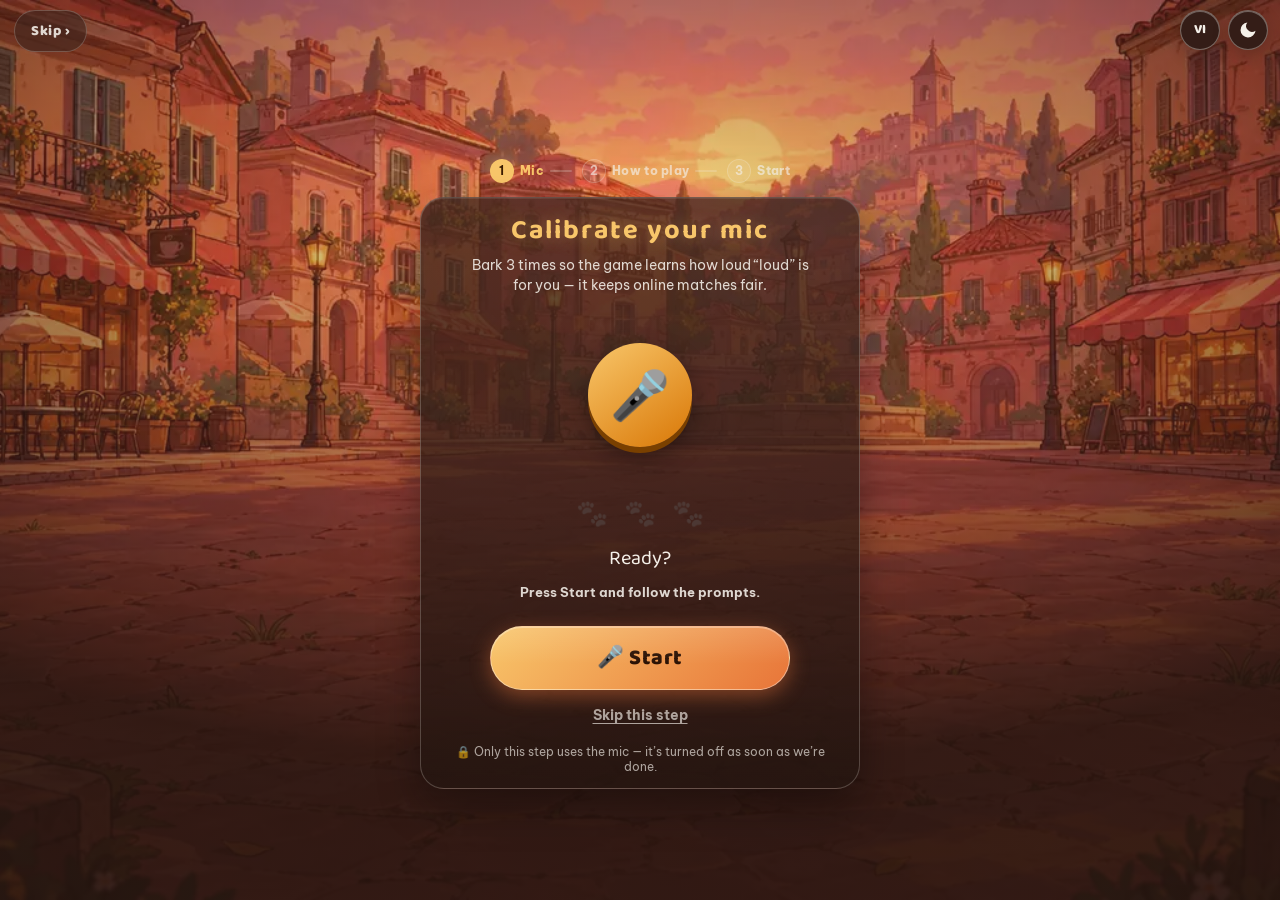
<file: index.html>
<!DOCTYPE html>
<html lang="vi">

<head>
  <meta charset="UTF-8">
  <meta name="viewport" content="width=device-width, initial-scale=1, viewport-fit=cover">
  <meta name="theme-color" content="#241510">
  <meta name="color-scheme" content="light">
  <meta name="mobile-web-app-capable" content="yes">
  <meta name="apple-mobile-web-app-capable" content="yes">
  <meta name="apple-mobile-web-app-title" content="Gaune – Gâu Gâu">
  <meta name="apple-mobile-web-app-status-bar-style" content="black-translucent">
  <title>Gaune – Gâu Gâu – Buồn bực? Sủa vào mic để xả stress cùng mình</title>
  <meta name="description" content="Buồn bực thì sủa lên để giải tỏa cùng mình! Gaune – Gâu Gâu: sủa vào mic để đẩy lùi đối thủ. Chơi với bot hoặc đấu online 2 người, miễn phí ngay trên trình duyệt.">
  <meta name="robots" content="index, follow, max-image-preview:large">
  <link rel="canonical" href="https://game-cho-sua.netlify.app/">

  <!-- Chia sẻ link (Facebook, Zalo, Messenger, X...) -->
  <meta property="og:type" content="website">
  <meta property="og:site_name" content="Gaune – Gâu Gâu">
  <meta property="og:locale" content="vi_VN">
  <meta property="og:title" content="🐾 Gaune – Gâu Gâu – Buồn bực thì sủa lên!">
  <meta property="og:description" content="Buồn bực? Sủa lên để xả stress cùng mình! Sủa vào mic để đẩy lùi đối thủ – chơi với bot hoặc đấu online 2 người, miễn phí ngay trên điện thoại.">
  <meta property="og:url" content="https://game-cho-sua.netlify.app/">
  <meta property="og:image" content="https://game-cho-sua.netlify.app/icons/og-gaune-v3.jpg">
  <meta property="og:image:width" content="1200">
  <meta property="og:image:height" content="630">
  <meta property="og:image:type" content="image/jpeg">
  <meta property="og:image:alt" content="Gaune – Gâu Gâu – Buồn bực? Sủa lên cho đỡ stress! Đấu với bot hoặc online 2 người">
  <meta name="twitter:card" content="summary_large_image">
  <meta name="twitter:title" content="🐾 Gaune – Gâu Gâu – Buồn bực thì sủa lên!">
  <meta name="twitter:description" content="Buồn bực? Sủa lên để xả stress cùng mình! Sủa vào mic để đẩy lùi đối thủ – chơi với bot hoặc đấu online 2 người, miễn phí ngay trên điện thoại.">
  <meta name="twitter:image" content="https://game-cho-sua.netlify.app/icons/og-gaune-v3.jpg">

  <!-- Biểu tượng & cài lên màn hình chính -->
  <link rel="icon" type="image/png" sizes="32x32" href="icons/favicon-32.png">
  <link rel="icon" type="image/png" sizes="48x48" href="icons/favicon-48.png">
  <link rel="apple-touch-icon" href="icons/apple-touch-icon.png">
  <link rel="manifest" href="manifest.webmanifest">
  <!-- Đặt ngôn ngữ + sáng/tối trước khi vẽ trang (tránh chớp) -->
  <script src="js/boot-prefs.js"></script>

  <script type="application/ld+json">
  {"@context": "https://schema.org", "@type": "VideoGame", "name": "Gaune – Gâu Gâu", "alternateName": ["Gaune", "Game sủa xả stress"], "description": "Buồn bực thì sủa lên để giải tỏa cùng mình! Gaune – Gâu Gâu: sủa vào mic để đẩy lùi đối thủ. Chơi với bot hoặc đấu online 2 người, miễn phí ngay trên trình duyệt.", "url": "https://game-cho-sua.netlify.app/", "image": "https://game-cho-sua.netlify.app/icons/og-gaune-v3.jpg", "inLanguage": "vi", "genre": ["Arcade", "Đối kháng"], "gamePlatform": "Trình duyệt web", "applicationCategory": "GameApplication", "operatingSystem": "Mọi thiết bị có trình duyệt và micro", "playMode": ["SinglePlayer", "MultiPlayer"], "isAccessibleForFree": true, "offers": {"@type": "Offer", "price": "0", "priceCurrency": "VND"}}
  </script>

  <!-- Font: nạp không chặn hiển thị (js/font-loader.js đổi media khi tải xong); chữ hệ thống hiện ngay trong lúc chờ -->
  <link rel="preconnect" href="https://fonts.googleapis.com">
  <link rel="preconnect" href="https://fonts.gstatic.com" crossorigin>
  <link id="gfonts" rel="stylesheet" media="print" href="https://fonts.googleapis.com/css2?family=Be+Vietnam+Pro:wght@400;500;600;700;800;900&family=Baloo+2:wght@500;600;700;800&family=Lobster&display=swap">
  <script src="js/font-loader.js" defer></script>
  <noscript><link rel="stylesheet" href="https://fonts.googleapis.com/css2?family=Be+Vietnam+Pro:wght@400;500;600;700;800;900&family=Baloo+2:wght@500;600;700;800&family=Lobster&display=swap"></noscript>
  <!-- CSS gộp từ 16 file nguồn trong css/ bằng tools/build-css.mjs (sửa CSS xong nhớ chạy lại lệnh đó) -->
  <link rel="stylesheet" href="css/bundle.css">
  <link rel="stylesheet" href="css/identity.css">
  <!-- MODULEPRELOAD:START (tự sinh bởi tools/gen-preload.mjs — đừng sửa tay) -->
  <link rel="modulepreload" href="js/core/EventBus.js">
  <link rel="modulepreload" href="js/core/ScreenManager.js">
  <link rel="modulepreload" href="js/core/SaveManager.js">
  <link rel="modulepreload" href="js/core/I18n.js">
  <link rel="modulepreload" href="js/audio/SoundManager.js">
  <link rel="modulepreload" href="js/data/characters.js">
  <link rel="modulepreload" href="js/data/stages.js">
  <link rel="modulepreload" href="js/core/AssetLoader.js">
  <link rel="modulepreload" href="js/core/Perf.js">
  <link rel="modulepreload" href="js/audio/MicrophoneManager.js">
  <link rel="modulepreload" href="js/audio/BarkDetector.js">
  <link rel="modulepreload" href="js/data/config.js">
  <link rel="modulepreload" href="js/audio/MicTest.js">
  <link rel="modulepreload" href="js/core/Theme.js">
  <link rel="modulepreload" href="js/core/Toggles.js">
  <link rel="modulepreload" href="js/rendering/SceneRenderer.js">
  <link rel="modulepreload" href="js/rendering/DogRenderer.js">
  <link rel="modulepreload" href="js/effects/MenuHero.js">
  <link rel="modulepreload" href="js/screens/MenuScreen.js">
  <link rel="modulepreload" href="js/game/CharStats.js">
  <link rel="modulepreload" href="js/screens/CharacterSelectScreen.js">
  <link rel="modulepreload" href="js/game/DogCharacter.js">
  <link rel="modulepreload" href="js/game/AIOpponent.js">
  <link rel="modulepreload" href="js/game/GaugeController.js">
  <link rel="modulepreload" href="js/game/ComboSystem.js">
  <link rel="modulepreload" href="js/game/BattleManager.js">
  <link rel="modulepreload" href="js/audio/MicNormalizer.js">
  <link rel="modulepreload" href="js/effects/ScreenShake.js">
  <link rel="modulepreload" href="js/effects/BarkTextEffect.js">
  <link rel="modulepreload" href="js/effects/ParticleSystem.js">
  <link rel="modulepreload" href="js/screens/BattleScreen.js">
  <link rel="modulepreload" href="js/screens/ResultScreen.js">
  <link rel="modulepreload" href="js/net/net-config.js">
  <link rel="modulepreload" href="js/net/NetSession.js">
  <link rel="modulepreload" href="js/screens/OnlineLobbyScreen.js">
  <link rel="modulepreload" href="js/screens/OnboardingScreen.js">
  <link rel="modulepreload" href="js/main.js">
  <!-- MODULEPRELOAD:END -->
</head>

<body>
  <noscript><p style="position:fixed;inset:0;z-index:99999;margin:0;padding:24px;background:#241510;color:#ffd75a;font:600 18px/1.5 system-ui,sans-serif;text-align:center">Gaune – Gâu Gâu cần bật JavaScript để chơi. Hãy bật JavaScript trong trình duyệt rồi tải lại trang nhé! 🐕</p></noscript>
  <div id="app">
    <!-- Nền chung cho các màn hình menu (đổi theo sáng/tối) — 1 lớp duy nhất, nhẹ GPU -->
    <div id="app-bg" aria-hidden="true"></div>

    <!-- Nút Ngôn ngữ + Sáng/Tối cho các màn hình phụ (menu có bản riêng trong thanh trên) -->
    <div class="quick-toggles" id="quick-toggles">
      <button type="button" class="menu-icon-btn tg-btn js-lang-btn" aria-label="Language"><span class="tg-code">EN</span></button>
      <button type="button" class="menu-icon-btn tg-btn js-theme-btn" aria-label="Theme"><svg class="tg-moon" viewBox="0 0 24 24" aria-hidden="true"><path d="M21 12.8A9 9 0 1 1 11.2 3a7 7 0 0 0 9.8 9.8z"/></svg><svg class="tg-sun" viewBox="0 0 24 24" aria-hidden="true"><circle cx="12" cy="12" r="4.2"/><path d="M12 2.5v2.6M12 18.9v2.6M2.5 12h2.6M18.9 12h2.6M5.3 5.3l1.8 1.8M16.9 16.9l1.8 1.8M5.3 18.7l1.8-1.8M16.9 7.1l1.8-1.8" stroke="currentColor" stroke-width="2" stroke-linecap="round" fill="none"/></svg></button>
    </div>

    <!-- Màn hình chờ khi đang nạp assets -->
    <div id="boot" class="boot">
      <div class="boot-container">
        <div class="boot-paw">
          <svg viewBox="0 0 24 24">
            <ellipse cx="12" cy="15" rx="5" ry="4" />
            <circle cx="6" cy="8" r="2.5" />
            <circle cx="10" cy="5" r="2.5" />
            <circle cx="14" cy="5" r="2.5" />
            <circle cx="18" cy="8" r="2.5" />
          </svg>
        </div>
        <div class="boot-text" data-i18n="boot.text">Đang chuẩn bị đấu trường sủa... 🐕</div>
      </div>
    </div>

    <!-- ═══════════════════════════════
         MENU SCREEN
    ═══════════════════════════════ -->
    <div id="screen-menu" class="screen">
      <div class="menu-bg-decoration">
        <div class="bg-paw bg-paw-1">🐾</div>
        <div class="bg-paw bg-paw-2">🦴</div>
        <div class="bg-paw bg-paw-3">🐾</div>
        <div class="bg-paw bg-paw-4">✨</div>
      </div>

      <!-- Top Utility Bar: Woof Points & Settings / Rankings -->
      <div class="menu-top-bar">
        <div class="menu-wp-display">
          <span class="wp-gem-icon" aria-hidden="true">
            <svg viewBox="0 0 24 24">
              <ellipse cx="12" cy="15" rx="5" ry="4" />
              <circle cx="6" cy="8" r="2.5" />
              <circle cx="10" cy="5" r="2.5" />
              <circle cx="14" cy="5" r="2.5" />
              <circle cx="18" cy="8" r="2.5" />
            </svg>
          </span>
          <span id="menu-wp-count" class="wp-value">0</span>
          <span class="wp-label" title="Gâu Point">GP</span>
        </div>
        <div class="menu-top-actions">
          <button type="button" class="menu-icon-btn tg-btn js-lang-btn" aria-label="Language"><span class="tg-code">EN</span></button>
      <button type="button" class="menu-icon-btn tg-btn js-theme-btn" aria-label="Theme"><svg class="tg-moon" viewBox="0 0 24 24" aria-hidden="true"><path d="M21 12.8A9 9 0 1 1 11.2 3a7 7 0 0 0 9.8 9.8z"/></svg><svg class="tg-sun" viewBox="0 0 24 24" aria-hidden="true"><circle cx="12" cy="12" r="4.2"/><path d="M12 2.5v2.6M12 18.9v2.6M2.5 12h2.6M18.9 12h2.6M5.3 5.3l1.8 1.8M16.9 16.9l1.8 1.8M5.3 18.7l1.8-1.8M16.9 7.1l1.8-1.8" stroke="currentColor" stroke-width="2" stroke-linecap="round" fill="none"/></svg></button>
          <button id="btn-rankings" class="menu-icon-btn" title="Bảng xếp hạng" aria-label="Bảng xếp hạng" data-i18n-attr="title:common.rankings;aria-label:common.rankings">
            <svg viewBox="0 0 24 24">
              <path
                d="M19 5h-2V3H7v2H5c-1.1 0-2 .9-2 2v1c0 2.55 1.92 4.63 4.39 4.94A5.01 5.01 0 0 0 11 15.9V19H8v2h8v-2h-3v-3.1c1.84-.39 3.29-1.83 3.61-3.06C19.08 12.63 21 10.55 21 8V7c0-1.1-.9-2-2-2zM5 8V7h2v3.82C5.84 10.4 5 9.3 5 8zm14 0c0 1.3-.84 2.4-2 2.82V7h2v1z" />
            </svg>
          </button>
          <button id="btn-settings" class="menu-icon-btn btn-settings-circle" title="Cài đặt" aria-label="Cài đặt" data-i18n-attr="title:common.settings;aria-label:common.settings">
            <svg viewBox="0 0 24 24">
              <path
                d="M19.14 12.94c.04-.3.06-.61.06-.94 0-.32-.02-.64-.07-.94l2.03-1.58c.18-.14.23-.41.12-.61l-1.92-3.32c-.12-.22-.37-.29-.59-.22l-2.39.96c-.5-.38-1.03-.7-1.62-.94l-.36-2.54c-.04-.24-.24-.41-.48-.41h-3.84c-.24 0-.43.17-.47.41l-.36 2.54c-.59.24-1.13.57-1.62.94l-2.39-.96c-.22-.08-.47 0-.59.22L2.74 8.87c-.12.21-.08.47.12.61l2.03 1.58c-.05.3-.09.63-.09.94s.02.64.07.94l-2.03 1.58c-.18.14-.23.41-.12.61l1.92 3.32c.12.22.37.29.59.22l2.39-.96c.5.38 1.03.7 1.62.94l.36 2.54c.05.24.24.41.48.41h3.84c.24 0 .44-.17.47-.41l.36-2.54c.59-.24 1.13-.56 1.62-.94l2.39.96c.22.08.47 0 .59-.22l1.92-3.32c.12-.22.07-.47-.12-.61l-2.01-1.58zM12 15.6c-1.98 0-3.6-1.62-3.6-3.6s1.62-3.6 3.6-3.6 3.6 1.62 3.6 3.6-1.62 3.6-3.6 3.6z" />
            </svg>
          </button>
        </div>
      </div>

      <div class="menu-content">
        <!-- Animated Hero Dogs -->
        <canvas id="menu-hero" class="menu-hero" width="640" height="300" aria-hidden="true"></canvas>

        <!-- Sunny 3D Arcade Title -->
        <div class="menu-logo">
          <div class="logo-badge-top" data-i18n="menu.badge">🐾 SỦA LÊN · XẢ STRESS 🐾</div>
          <h1 class="logo-text" aria-label="Gaune – Gâu Gâu – sủa lên, xả stress" data-i18n-attr="aria-label:menu.logoAria">
            <span class="logo-title-row title-row-top">GAUNE</span>
            <span class="logo-title-row title-row-bottom">GÂU GÂU</span>
          </h1>
          <div class="logo-sub" data-i18n="menu.sub">⚡ SỦA CÀNG TO · ĐẨY CÀNG MẠNH! ⚡</div>
        </div>

        <!-- 3 Illustrated Banner Cards (Gaune – Gâu Gâu) -->
        <nav class="menu-nav" id="menu-nav">
          <!-- Card 1: DOG ROAD / CHIẾN ĐẤU NGAY -->
          <button id="btn-play" class="menu-banner-card card-play">
            <div class="banner-card-bg"></div>
            <div class="banner-card-avatar">
              <img src="assets/characters/shiba/idle.webp" loading="lazy" decoding="async" alt="Shiba" class="banner-dog-img">
            </div>
            <div class="banner-card-content">
              <div class="banner-tag" data-i18n="menu.play.tag">CHIẾN DỊCH CHÍNH</div>
              <div class="banner-title">DOG ROAD</div>
              <div class="banner-desc" data-i18n="menu.play.desc">Chiến Đấu Ngay ▸</div>
            </div>
            <div class="banner-card-paw">🐾</div>
          </button>

          <!-- Card 2: DOG SURVIVAL / ONLINE 2 NGƯỜI -->
          <button id="btn-online" class="menu-banner-card card-online">
            <div class="banner-card-bg"></div>
            <div class="banner-card-avatar">
              <img src="assets/characters/corgi/idle.webp" loading="lazy" decoding="async" alt="Corgi" class="banner-dog-img">
            </div>
            <div class="banner-card-content">
              <div class="banner-tag" data-i18n="menu.online.tag">ĐẤU BẠN BÈ · MẠNG</div>
              <div class="banner-title">DOG SURVIVAL</div>
              <div class="banner-desc" data-i18n="menu.online.desc">Online 2 Người ▸</div>
            </div>
            <div class="banner-card-paw">⚡</div>
          </button>

          <!-- Card 3: PICK YOUR DOG / CHIẾN BINH CHÓ -->
          <button id="btn-characters" class="menu-banner-card card-characters">
            <div class="banner-card-bg"></div>
            <div class="banner-card-avatars">
              <img src="assets/characters/corgi/idle.webp" loading="lazy" decoding="async" alt="Corgi" class="trio-dog trio-1">
              <img src="assets/characters/shiba/idle.webp" loading="lazy" decoding="async" alt="Shiba" class="trio-dog trio-2">
              <img src="assets/characters/poodle/idle.webp" loading="lazy" decoding="async" alt="Poodle" class="trio-dog trio-3">
            </div>
            <div class="banner-card-content">
              <div class="banner-tag" data-i18n="menu.pick.tag">BỘ SƯU TẬP</div>
              <div class="banner-title">PICK YOUR DOG</div>
              <div class="banner-desc" data-i18n="menu.pick.desc">Chọn Chiến Binh ▸</div>
            </div>
            <div class="banner-card-paw">✨</div>
          </button>
        </nav>
      </div>
    </div>

    <!-- ═══════════════════════════════
         CHARACTER SELECT SCREEN
    ═══════════════════════════════ -->
    <div id="screen-character-select" class="screen">
      <button id="btn-back-from-select" class="btn-back" data-i18n="common.back">Quay lại</button>
      <h2 class="screen-title" data-i18n="sel.title">Chọn chiến binh</h2>
      <div class="select-layout">
        <div id="character-grid" class="character-grid">
          <!-- Populated by CharacterSelectScreen.js -->
        </div>
        <div class="select-preview-panel">
          <div id="preview-dog-canvas" class="preview-dog-canvas">
            <canvas id="preview-canvas" width="200" height="200"></canvas>
          </div>
          <div class="preview-info">
            <div id="preview-name" class="preview-name" data-i18n="sel.none">Chọn nhân vật</div>
            <div id="preview-desc" class="preview-desc">---</div>
            <div id="preview-stats" class="preview-stats"></div>
            <div id="preview-barkwords" class="preview-barkwords"></div>
          </div>
        </div>
      </div>
      <div class="stage-picker">
        <div class="stage-picker-title" data-i18n="sel.stage">Bối cảnh</div>
        <div id="stage-chips" class="stage-chips"><!-- Populated by CharacterSelectScreen.js --></div>
      </div>
      <div class="tier-picker">
        <div class="stage-picker-title" data-i18n="tier.title">Cấp bot</div>
        <div id="tier-chips" class="tier-chips" role="radiogroup"><!-- Populated by CharacterSelectScreen.js --></div>
        <div id="tier-hint" class="tier-hint"></div>
      </div>
      <div class="select-footer">
        <div class="select-footer-wp">
          <span class="wp-gem-icon" aria-hidden="true"><svg width="14" height="14" viewBox="0 0 24 24" fill="none"
              stroke="currentColor" stroke-width="2" stroke-linecap="round" stroke-linejoin="round">
              <path d="M6 3h12l4 6-10 13L2 9Z" />
              <path d="M11 3 8 9l4 13 4-13-3-6" />
              <path d="M2 9h20" />
            </svg></span> <span id="select-wp-count">0</span> GP
        </div>
        <button id="btn-confirm-character" class="menu-btn btn-primary" disabled data-i18n="sel.start">Bắt đầu chiến!</button>
      </div>
    </div>

    <!-- ═══════════════════════════════
         BATTLE SCREEN
    ═══════════════════════════════ -->
    <div id="screen-battle" class="screen">
      <canvas id="game-canvas"></canvas>
      <!-- Lớp phủ ban đêm (chỉ hiện ở chế độ tối): 1 lớp màu phẳng, không blend → nhẹ GPU -->
      <div id="night-veil" aria-hidden="true"></div>

      <!-- Màn hình ngả đỏ/cam khi bạn thắng thế, xanh xám khi bị lép vế -->
      <div id="tint-overlay" aria-hidden="true">
        <div id="tint-warm"></div>
        <div id="tint-cool"></div>
      </div>

      <!-- HUD -->
      <div id="battle-ui">
        <div id="gauge-wrapper">
          <div id="gauge-track">
            <div id="gauge-fill-player"></div>
            <div id="gauge-indicator"><span id="gauge-pct">50%</span></div>
          </div>
          <div class="gauge-labels">
            <span id="hud-player-name" class="gauge-label-player">← BẠN</span>
            <span id="battle-ping" class="battle-ping hidden"></span>
            <span id="hud-ai-name" class="gauge-label-ai">ĐỐI THỦ →</span>
          </div>
        </div>

        <div id="battle-hud">
          <div id="battle-timer" class="battle-timer">30</div>
          <div id="battle-hint" class="battle-hint">
            <span class="hint-main" data-i18n="b.hint">Sủa to và sủa nhiều để đẩy thanh sức mạnh về phía đối thủ</span>
            <span class="hint-sub" data-i18n="b.hintSub">Bark loud and often to push the gauge</span>
          </div>
        </div>

        <div id="bottom-hud">
          <div id="mic-section" role="button" aria-label="Trạng thái micro — chạm để thử bật lại" data-i18n-attr="aria-label:b.micAria">
            <div class="mic-icon-wrapper"><span id="mic-status-icon"><svg width="16" height="16" viewBox="0 0 24 24"
                  fill="none" stroke="currentColor" stroke-width="2.2" stroke-linecap="round" stroke-linejoin="round">
                  <path d="M12 2a3 3 0 0 1 3 3v7a3 3 0 0 1-6 0V5a3 3 0 0 1 3-3z" />
                  <path d="M19 10v2a7 7 0 0 1-14 0v-2" />
                  <line x1="12" y1="19" x2="12" y2="22" />
                </svg></span></div>
            <div id="mic-bar-container">
              <div id="mic-bar"></div>
              <div id="mic-threshold-line"></div>
            </div>
            <div class="mic-labels">
              <span>Vol</span>
              <span id="mic-volume-text">0%</span>
            </div>
          </div>
          <div id="combo-display" class="combo-display">
            <div id="combo-count" class="combo-count">0</div>
            <div class="combo-label">COMBO</div>
          </div>
          <div id="bark-total-display">
            <div id="bark-total-count">0</div>
            <div class="bark-total-label" data-i18n="b.barks">SỦA</div>
          </div>
        </div>

        <button id="btn-tap-bark" class="tap-bark-btn" aria-label="Chạm để sủa" data-i18n-attr="aria-label:b.tapAria">
          <div class="tap-bark-inner">
            <span class="tap-bark-emoji" aria-hidden="true">
              <svg width="26" height="26" viewBox="0 0 24 24" fill="currentColor">
                <path
                  d="M3 9v6h4l5 5V4L7 9H3zm13.5 3c0-1.77-1.02-3.29-2.5-4.03v8.05c1.48-.73 2.5-2.25 2.5-4.02zM14 3.23v2.06c2.89.86 5 3.54 5 6.71s-2.11 5.85-5 6.71v2.06c4.01-.91 7-4.49 7-8.77s-2.99-7.86-7-8.77z" />
              </svg>
            </span>
            <span class="tap-bark-text" data-i18n="b.tap">SỦA!</span>
          </div>
        </button>
      </div>

      <div id="battle-toast" class="battle-toast hidden" role="status" aria-live="polite"></div>
      <div id="effects-overlay" aria-hidden="true"></div>
      <div id="screen-flash" aria-hidden="true"></div>

      <!-- Đếm ngược: số vàng nhỏ giữa 2 chú chó → chữ đỏ "SỦA ĐI!" -->
      <div id="countdown-overlay" class="countdown-overlay hidden" aria-live="polite">
        <div id="countdown-number" class="countdown-number">3</div>
      </div>

      <div id="ko-overlay" class="ko-overlay hidden" aria-live="assertive">
        <div id="ko-text" class="ko-text">ĐO VÁN!</div>
      </div>

      <button id="btn-exit-battle" class="btn-exit-battle" title="Thoát trận" data-i18n-attr="title:b.exit">✕</button>
    </div>

    <!-- ═══════════════════════════════
         RESULT SCREEN
    ═══════════════════════════════ -->
    <div id="screen-result" class="screen">
      <div id="result-snapshot" class="result-snapshot"></div>
      <div id="result-tint" class="result-tint"></div>
      <div id="result-verdict" class="result-verdict">ĐO VÁN!</div>

      <div class="result-center">
        <div class="result-panel">
          <div id="result-win-lose" class="result-win-lose win-text">THẮNG ĐẸP!</div>
          <div class="result-wp-amount">
            <span class="wp-plus">+</span><span id="result-wp-number" class="result-wp-number">0</span><span
              class="wp-unit">GP</span>
          </div>
          <div id="result-stats" class="result-stats">
            <span><span data-i18n="res.barks">Sủa</span>: <b id="stat-bark-count">0</b></span>
            <span><span data-i18n="res.combo">Combo</span>: <b id="stat-max-combo">0</b></span>
            <span><span data-i18n="res.totalWp">Tổng GP</span>: <b id="stat-total-wp">0</b></span>
          </div>
          <div id="result-tier" class="result-tier hidden"></div>
        </div>
        <div class="result-actions">
          <button id="btn-next-match" class="result-btn" data-i18n="res.next">Trận tiếp<small>Next match ▸</small></button>
          <button id="btn-back-to-title" class="result-btn" data-i18n="res.menu">Menu chính<small>Main menu</small></button>
        </div>
      </div>
    </div>

    <!-- ═══════════════════════════════
         ONLINE LOBBY SCREEN
    ═══════════════════════════════ -->
    <div id="screen-online" class="screen">
      <button id="btn-back-from-online" class="btn-back" data-i18n="common.back">Quay lại</button>
      <h2 class="screen-title online-title" data-i18n="on.title">Online 2 người</h2>
      <p class="online-sub" data-i18n="on.sub">Buồn bực thì sủa lên! Xả stress cùng bạn bè – mỗi người một điện thoại 🐾</p>

      <!-- Bước 1: tạo / vào phòng -->
      <div id="online-start" class="online-box">
        <div class="online-status-wrap">
          <div id="server-status" class="server-status">
            <span id="server-dot" class="server-dot"></span>
            <span id="server-text" data-i18n="on.checking">Đang kiểm tra máy chủ ghép phòng…</span>
            <button id="btn-recheck" class="server-recheck" data-i18n="on.recheck">Kiểm tra lại</button>
          </div>
          <div id="net-diag" class="net-diag hidden" aria-live="polite"></div>
        </div>
        <label class="privacy-row" for="online-hide-ip">
          <input type="checkbox" id="online-hide-ip" class="setting-checkbox">
          <span class="privacy-txt"><strong data-i18n="on.privacy">🔒 Chế độ riêng tư (giấu IP của bạn)</strong><small data-i18n="on.privacyHint">Bật: đối thủ không thấy IP của bạn, kết nối đi qua máy chủ trung gian (hơi trễ hơn). Tắt: nối thẳng, nhanh hơn nhưng đối thủ có thể thấy IP.</small></span>
        </label>
        <div class="online-card">
          <h3><span class="oc-ico" aria-hidden="true">🏠</span> <span data-i18n="on.host.h">Tạo phòng</span></h3>
          <p data-i18n="on.host.p">Bạn nhận một mã 5 ký tự, gửi cho bạn bè.</p>
          <button id="btn-host" class="menu-btn btn-primary" data-i18n="on.host.btn">Tạo phòng</button>
        </div>
        <div class="online-or"><span data-i18n="on.or">hoặc</span></div>
        <div class="online-card">
          <h3><span class="oc-ico" aria-hidden="true">🚪</span> <span data-i18n="on.join.h">Vào phòng</span></h3>
          <p data-i18n="on.join.p">Nhập mã bạn của bạn gửi.</p>
          <input id="join-code" class="join-code" maxlength="200" placeholder="MÃ PHÒNG" data-i18n-attr="placeholder:on.join.ph" autocomplete="off"
            autocapitalize="characters" spellcheck="false" inputmode="text" enterkeyhint="go">
          <button id="btn-join" class="menu-btn btn-secondary" data-i18n="on.join.btn">Vào phòng</button>
        </div>
        <div class="online-tip">
          <div class="tip-title" data-i18n="on.tip.t">💡 Mẹo kết nối</div>
          <ul>
            <li data-i18n="on.tip.1">Mở bằng <strong>Safari (iPhone)</strong> hoặc <strong>Chrome (Android/PC)</strong>, tránh trình duyệt nhúng của Zalo/Facebook.</li>
            <li data-i18n="on.tip.2">Giữ màn hình sáng và <strong>không chuyển app</strong> trong lúc chờ đối thủ vào phòng.</li>
          </ul>
        </div>
      </div>

      <!-- Bước 2: trong phòng -->
      <div id="online-room" class="online-box online-room hidden">
        <div id="room-code-wrap" class="room-code-wrap">
          <div class="room-code-label" data-i18n="on.room.code">Mã phòng</div>
          <div id="room-code" class="room-code">-----</div>
          <button id="btn-copy-link" class="room-copy" data-i18n="on.room.copy">Sao chép liên kết mời</button>
          <div class="room-hint" data-i18n="on.room.hint">⚠️ Giữ màn hình điện thoại luôn bật, không chuyển app trong khi chờ kết nối.</div>
        </div>
        <div id="room-status" class="room-status" data-i18n="on.room.wait0">Đang chờ đối thủ…</div>

        <div class="room-players">
          <div class="room-slot" id="slot-me">
            <div class="slot-who" data-i18n="on.me">BẠN</div>
            <div id="slot-me-char" class="slot-char">—</div>
            <div id="slot-me-ready" class="slot-ready"></div>
          </div>
          <div class="room-vs">VS</div>
          <div class="room-slot" id="slot-opp">
            <div class="slot-who" data-i18n="on.opp">ĐỐI THỦ</div>
            <div id="slot-opp-char" class="slot-char">—</div>
            <div id="slot-opp-ready" class="slot-ready"></div>
          </div>
        </div>

        <div class="room-pick-title" data-i18n="sel.title">Chọn chiến binh</div>
        <div id="room-chars" class="room-chars"></div>
        <button id="btn-ready" class="menu-btn btn-primary" disabled data-i18n="on.ready">Sẵn sàng!</button>
        <div id="room-ping" class="room-ping"></div>
      </div>

      <div id="online-msg" class="online-msg"></div>
    </div>

    <!-- ═══════════════════════════════
         ONBOARDING: chuẩn hoá mic → cách chơi → vào game (bỏ qua được)
         Chỉ bước 1 mới dùng mic; xong là tắt ngay.
    ═══════════════════════════════ -->
    <div id="screen-onboarding" class="screen">
      <button id="ob-skip-all" class="ob-skip" data-i18n="ob.skip">Bỏ qua ›</button>

      <div class="ob-wrap">
        <ol class="ob-steps" aria-label="Các bước">
          <li data-s="1"><b>1</b><span data-i18n="ob.s1">Mic</span></li>
          <li data-s="2"><b>2</b><span data-i18n="ob.s2">Cách chơi</span></li>
          <li data-s="3"><b>3</b><span data-i18n="ob.s3">Vào game</span></li>
        </ol>

        <!-- BƯỚC 1: chuẩn hoá mic -->
        <section id="ob-step-1" class="ob-panel">
          <h2 class="ob-title" data-i18n="ob.t1">Chuẩn hoá mic</h2>
          <p class="ob-sub" data-i18n="ob.sub1">Sủa thử 3 tiếng để game hiểu "to" của bạn là bao nhiêu — chơi online mới công bằng.</p>

          <div class="ob-stage" id="ob-stage">
            <div class="ob-pulse" id="ob-pulse"></div>
            <div class="ob-core"><span id="ob-core-ico">🎤</span></div>
          </div>

          <div class="ob-paws" id="ob-paws" aria-live="polite"><span>🐾</span><span>🐾</span><span>🐾</span></div>
          <div id="ob-phase" class="ob-phase" data-i18n="ob.ready">Sẵn sàng?</div>
          <div id="ob-mic-msg" class="ob-msg" aria-live="polite"></div>

          <div class="ob-actions">
            <button id="ob-mic-start" class="menu-btn btn-primary" data-i18n="ob.start">🎤 Bắt đầu</button>
            <button id="ob-next-1" class="ob-link" data-i18n="ob.skipStep">Bỏ qua bước này</button>
          </div>
          <p class="ob-note" data-i18n="ob.note">🔒 Chỉ bước này dùng mic — đo xong là tắt ngay.</p>
        </section>

        <!-- BƯỚC 2: hướng dẫn (không dùng mic) -->
        <section id="ob-step-2" class="ob-panel">
          <h2 class="ob-title" data-i18n="ob.t2">Cách chơi</h2>
          <div id="ob-slides" class="ob-slides">
            <article class="ob-slide on">
              <div class="ob-art art-volume" aria-hidden="true">
                <i></i><i></i><i></i><i></i><i></i><em data-i18n="ob.slide1.art">GÂU!</em>
              </div>
              <h3 data-i18n="ob.slide1.h">Sủa càng to, lực càng mạnh</h3>
              <p data-i18n="ob.slide1.p">Sủa thật to vào mic: tiếng to đẩy thanh lực mạnh hơn hẳn tiếng nhỏ.</p>
            </article>
            <article class="ob-slide">
              <div class="ob-art art-combo" aria-hidden="true">
                <span>×1.0</span><span>×1.2</span><span>×1.4</span><span>×1.6</span><span>×2.0</span>
              </div>
              <h3 data-i18n="ob.slide2.h">Sủa liên tục để lên COMBO</h3>
              <p data-i18n="ob.slide2.p">Sủa liền nhau, nghỉ không quá ~2 giây thì combo tăng, lực nhân lên (tối đa ×2). Chó sủa đúng từng tiếng của bạn.</p>
            </article>
            <article class="ob-slide">
              <div class="ob-art art-tug" aria-hidden="true">
                <b>🐕</b><div class="tug-bar"><u></u></div><b>🐶</b>
              </div>
              <h3 data-i18n="ob.slide3.h">Thanh kéo co</h3>
              <p data-i18n="ob.slide3.p">Đẩy thanh về phía đối thủ — đẩy hết là đo ván! Hết 30 giây thì ai đang dẫn sẽ thắng.</p>
            </article>
            <article class="ob-slide">
              <div class="ob-art art-stats" aria-hidden="true">
                <span data-i18n="ob.stat1">💪 Sức mạnh</span><span data-i18n="ob.stat2">⚡ Tốc độ</span><span data-i18n="ob.stat3">🔥 Combo</span>
              </div>
              <h3 data-i18n="ob.slide4.h">Giọng bạn mới là chính</h3>
              <p data-i18n="ob.slide4.p">Chỉ số của chó chỉ hỗ trợ nhẹ (vài %). Không có mic? Dùng nút <b>SỦA!</b> trên màn hình.</p>
            </article>
          </div>
          <div id="ob-dots2" class="ob-dots2" aria-hidden="true"><i class="on"></i><i></i><i></i><i></i></div>
          <div class="ob-actions">
            <button id="ob-next-2" class="menu-btn btn-primary" data-i18n="ob.next">Tiếp</button>
            <button id="ob-skip-2" class="ob-link" data-i18n="ob.skipTut">Bỏ qua hướng dẫn</button>
          </div>
        </section>

        <!-- BƯỚC 3: sẵn sàng -->
        <section id="ob-step-3" class="ob-panel ob-ready">
          <div class="ob-trophy" aria-hidden="true">🏆</div>
          <h2 class="ob-title" data-i18n="ob.t3">Sẵn sàng!</h2>
          <div id="ob-summary" class="ob-summary"></div>
          <div class="ob-actions">
            <button id="ob-finish" class="menu-btn btn-primary" data-i18n="ob.play">VÀO GAME</button>
            <button id="ob-redo" class="ob-link" data-i18n="ob.redo">🎤 Chuẩn hoá mic lại</button>
          </div>
        </section>
      </div>
    </div>

    <!-- ═══════════════════════════════
         RANKINGS SCREEN
    ═══════════════════════════════ -->
    <div id="screen-rankings" class="screen">
      <button id="btn-back-from-rankings" class="btn-back" data-i18n="common.back">Quay lại</button>
      <h2 class="screen-title" data-i18n="rank.title">Bảng xếp hạng</h2>
      <div id="rankings-content" class="rankings-content">
        <!-- Populated by JS -->
      </div>
    </div>

    <!-- ═══════════════════════════════
         SETTINGS SCREEN
    ═══════════════════════════════ -->
    <div id="screen-settings" class="screen">
      <button id="btn-back-from-settings" class="btn-back" data-i18n="common.back">Quay lại</button>
      <h2 class="screen-title" data-i18n="common.settings">Cài đặt</h2>
      <div class="settings-content">
        <div class="settings-group">
          <h3 class="settings-group-title" data-i18n="set.mic">Micro</h3>
          <div class="setting-item">
            <label for="setting-threshold" data-i18n="set.threshold">Ngưỡng phát hiện sủa</label>
            <div class="setting-control">
              <input type="range" id="setting-threshold" min="1" max="10" value="5">
              <span id="setting-threshold-val" class="setting-val">5</span>
            </div>
            <div class="setting-hint" data-i18n="set.thresholdHint">Tăng nếu bị kích hoạt nhầm, giảm nếu mic không nhạy</div>
          </div>
        </div>
        <div class="settings-group">
          <h3 class="settings-group-title" data-i18n="set.micTest">Kiểm tra micro</h3>
          <div class="setting-item">
            <button id="btn-mic-test" class="menu-btn btn-secondary" data-i18n="set.micTestBtn">🎤 Kiểm tra mic</button>
            <div id="mic-test-msg" class="mic-test-msg" aria-live="polite"></div>
            <div id="mic-test-panel" class="mic-test-panel hidden">
              <div class="mic-test-meter">
                <div id="mic-test-bar" class="mic-test-bar"></div>
                <div id="mic-test-thr" class="mic-test-thr" title="Ngưỡng tính là sủa" data-i18n-attr="title:set.thrTitle"></div>
              </div>
              <div class="mic-test-row">
                <span id="mic-test-pct">0%</span>
                <span><span data-i18n="set.barksGot">Tiếng sủa nhận được:</span> <strong id="mic-test-barks">0</strong></span>
              </div>
              <div id="mic-test-info" class="setting-hint"></div>
              <button id="btn-mic-apply" class="menu-btn btn-primary hidden" data-i18n="set.apply">Dùng mức gợi ý</button>
            </div>
            <button id="btn-redo-onboarding" class="menu-btn btn-secondary" data-i18n="set.redo">🎓 Chuẩn hoá mic &amp; xem hướng dẫn</button>
            <div class="setting-hint" data-i18n="set.micHint">Vạch trắng trên thanh là ngưỡng đang chọn: thanh chuyển cam khi vượt ngưỡng = được tính là 1 tiếng sủa. Kéo thanh "Ngưỡng" phía trên để thấy thay đổi ngay.</div>
          </div>
        </div>
        <div class="settings-group">
          <h3 class="settings-group-title" data-i18n="set.sound">Âm thanh</h3>
          <div class="setting-item">
            <label for="setting-sfx-vol" data-i18n="set.sfx">Âm lượng hiệu ứng</label>
            <div class="setting-control">
              <input type="range" id="setting-sfx-vol" min="0" max="10" value="7">
              <span id="setting-sfx-vol-val" class="setting-val">7</span>
            </div>
          </div>
          <div class="setting-item">
            <label for="setting-music-vol" data-i18n="set.music">Âm lượng nhạc nền</label>
            <div class="setting-control">
              <input type="range" id="setting-music-vol" min="0" max="10" value="6">
              <span id="setting-music-vol-val" class="setting-val">6</span>
            </div>
            <div class="setting-hint" data-i18n="set.musicHint">Nhạc trong trận tự nhỏ hơn menu. Nếu mic bị kích hoạt nhầm khi nhạc to, hãy giảm nhạc hoặc dùng tai nghe.</div>
          </div>
          <div class="setting-item">
            <label for="setting-mute" data-i18n="set.mute">Tắt tiếng</label>
            <input type="checkbox" id="setting-mute" class="setting-checkbox">
          </div>
        </div>
        <div class="settings-group">
          <h3 class="settings-group-title" data-i18n="set.privacy">Riêng tư</h3>
          <div class="setting-item">
            <label for="setting-hide-ip" data-i18n="set.hideIp">Giấu IP khi chơi online</label>
            <input type="checkbox" id="setting-hide-ip" class="setting-checkbox">
            <div class="setting-hint" data-i18n="set.hideIpHint">Bật: đối thủ không thấy IP của bạn (dữ liệu đi qua máy chủ trung gian TURN, trễ hơn một chút). Tắt: kết nối thẳng, nhanh hơn nhưng đối thủ có thể thấy IP. Chỉ áp dụng từ lần vào phòng kế tiếp.</div>
          </div>
        </div>
        <div class="settings-group">
          <h3 class="settings-group-title" data-i18n="set.perf">Hiệu năng</h3>
          <div class="setting-item">
            <label for="setting-perf" data-i18n="set.gfx">Chất lượng đồ hoạ</label>
            <select id="setting-perf" class="setting-select">
              <option value="auto" data-i18n="set.perfAuto">Tự động (khuyên dùng)</option>
              <option value="lite" data-i18n="set.perfLite">Tiết kiệm — máy yếu / đỡ nóng máy</option>
              <option value="high" data-i18n="set.perfHigh">Đẹp nhất</option>
            </select>
            <div class="setting-hint" data-i18n="set.perfHint">Tiết kiệm: 30fps, bỏ kính mờ &amp; hiệu ứng lặp, ít chữ bay hơn. Tự động sẽ tự chuyển sang Tiết kiệm nếu máy chạy dưới ~38fps.</div>
          </div>
        </div>
        <div class="settings-group">
          <h3 class="settings-group-title" data-i18n="set.credits">Ghi công</h3>
          <p class="setting-hint credits" data-i18n="set.creditsText">
            Nhạc nền: “A Pirates Adventures” — Emmraan, trên
            <a href="https://pixabay.com/vi/music/cu%E1%BB%99c-phi%C3%AAu-l%C6%B0u-a-pirates-adventures-254111/" target="_blank" rel="noopener noreferrer">Pixabay</a>
            (đã cắt vòng lặp và chỉnh tốc độ cho game).<br>
            Tiếng chó sủa: Download hiệu ứng âm thanh miễn phí tại
            <a href="https://tiengdong.com/tieng-cho-sua" target="_blank" rel="noopener noreferrer">TiengDong.com</a> (Tiếng Động chấm Com).<br>
            Nhạc thắng / thua, tiếng bíp đếm ngược dự phòng: tự tạo bằng Web Audio API ngay trong game (không dùng file âm thanh bên ngoài).
          </p>
        </div>
        <div class="settings-group">
          <h3 class="settings-group-title" data-i18n="set.danger">Khu vực nguy hiểm</h3>
          <button id="btn-reset-data" class="menu-btn btn-danger" data-i18n="common.reset">Xoá toàn bộ dữ liệu</button>
        </div>
        <div class="settings-group">
          <h3 class="settings-group-title" data-i18n="set.about">Giới thiệu</h3>
          <div class="about-text">
            <p data-i18n="set.about1">Gaune – Gâu Gâu v1.7 🐾 — buồn bực thì sủa lên, xả stress cùng mình!</p>
            <p data-i18n="set.about2">Sử dụng Web Audio API để phát hiện tiếng sủa qua mic.</p>
            <p data-i18n="set.about3">Mỗi lần sủa = volume × hệ số + bonus combo.</p>
            <p class="about-legal"><a href="privacy.html" target="_blank" rel="noopener">Quyền riêng tư</a> · <a href="terms.html" target="_blank" rel="noopener">Điều khoản</a></p>
          </div>
        </div>
      </div>
    </div>

  </div><!-- #app -->

  <script src="js/vendor/peerjs.min.js"></script>
  <script type="module" src="js/main.js"></script>
</body>

</html>
</file>
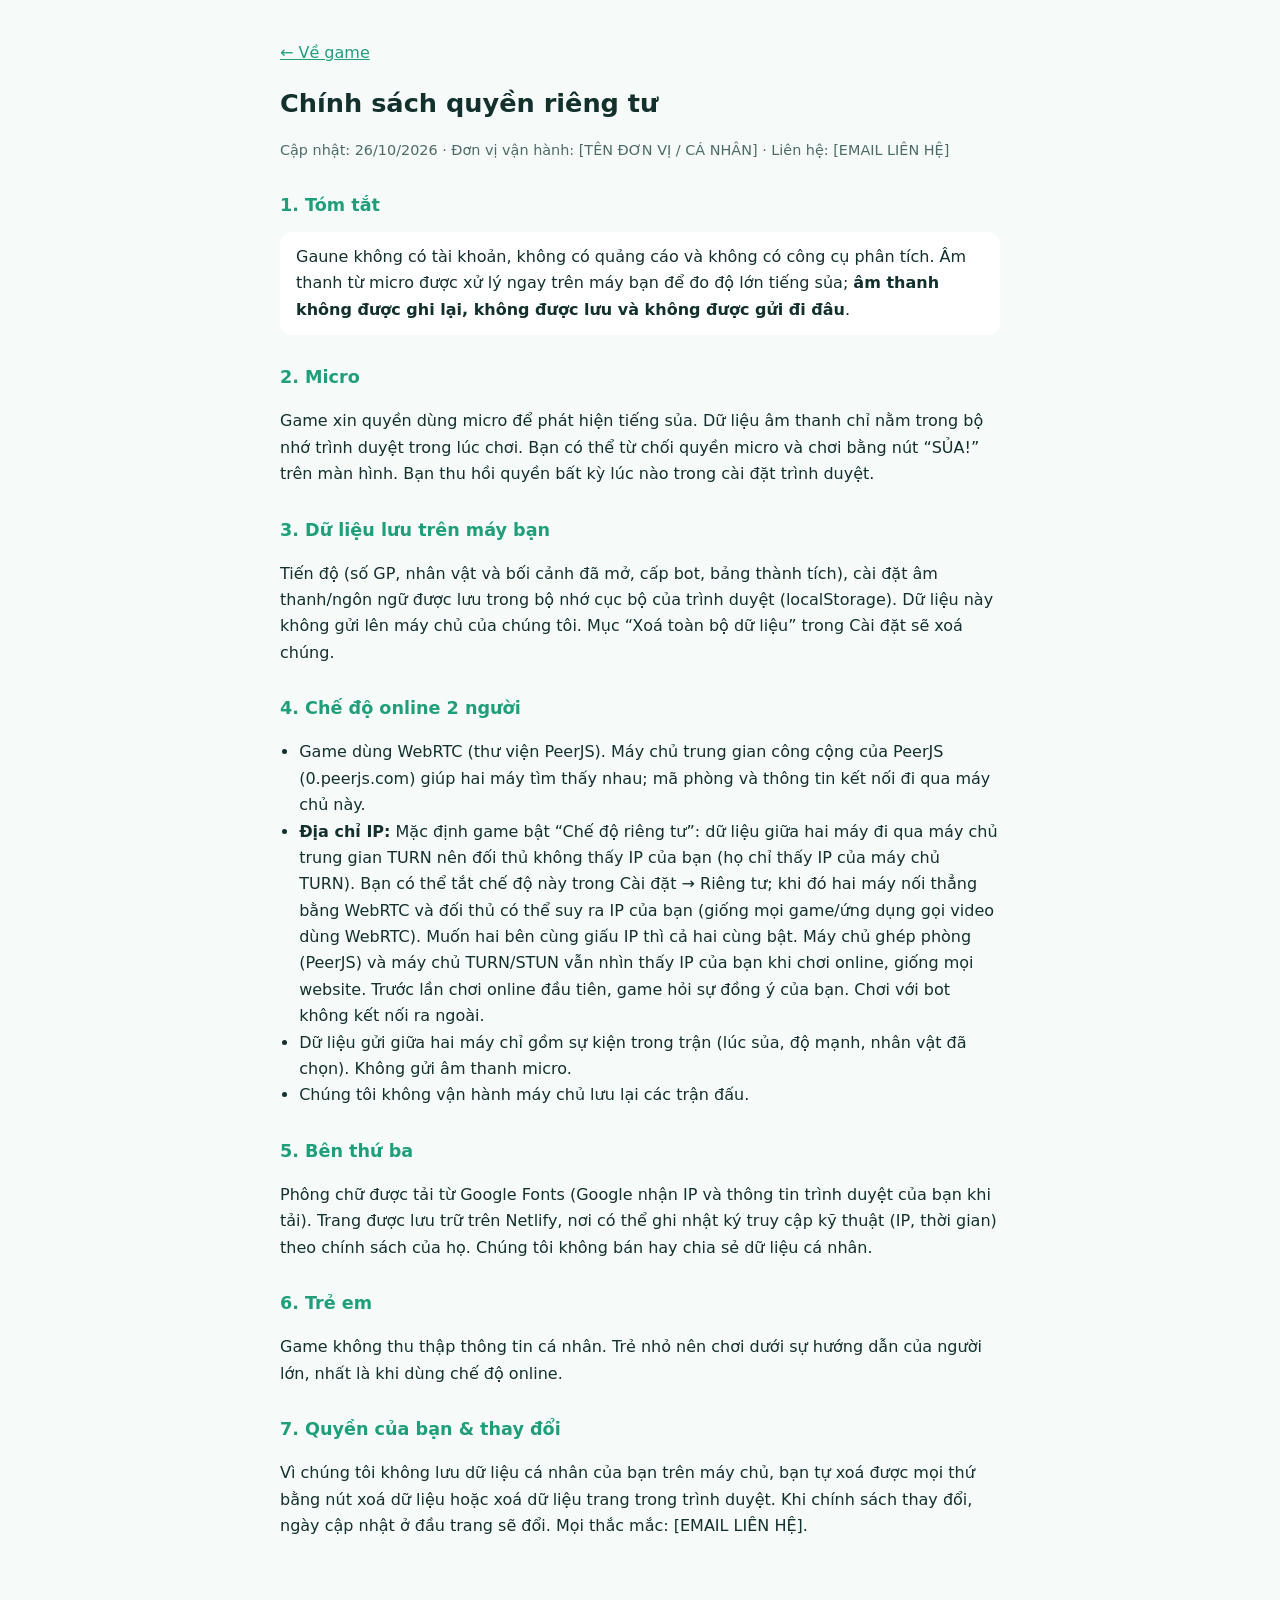
<file: privacy.html>
<!doctype html><html lang="vi"><head><meta charset="utf-8"><meta name="viewport" content="width=device-width,initial-scale=1">
<meta name="robots" content="index,follow"><title>Quyền riêng tư – Gaune – Gâu Gâu</title><link rel="icon" href="icons/favicon-32.png">
<style>:root{color-scheme:light dark;--bg:#f6fbf9;--fg:#12302c;--mut:#4d6b66;--ac:#1f9e7a;--card:#fff}
@media(prefers-color-scheme:dark){:root{--bg:#0c2630;--fg:#e6f7f2;--mut:#9cc2ba;--ac:#3fd6a0;--card:#12374a}}
body{margin:0;background:var(--bg);color:var(--fg);font:16px/1.65 system-ui,-apple-system,"Be Vietnam Pro",sans-serif}
main{max-width:720px;margin:0 auto;padding:24px 18px 64px}h1{font-size:1.6rem;margin:.2em 0}h2{font-size:1.1rem;margin:1.6em 0 .4em;color:var(--ac)}
a{color:var(--ac)}.mut{color:var(--mut);font-size:.9rem}.box{background:var(--card);border-radius:12px;padding:12px 16px;margin:12px 0}ul{padding-left:1.2em}</style></head><body><main>
<p><a href="./">← Về game</a></p><h1>Chính sách quyền riêng tư</h1><p class="mut">Cập nhật: 26/10/2026 · Đơn vị vận hành: [TÊN ĐƠN VỊ / CÁ NHÂN] · Liên hệ: [EMAIL LIÊN HỆ]</p>
<h2>1. Tóm tắt</h2><div class="box">Gaune không có tài khoản, không có quảng cáo và không có công cụ phân tích. Âm thanh từ micro được xử lý ngay trên máy bạn để đo độ lớn tiếng sủa; <b>âm thanh không được ghi lại, không được lưu và không được gửi đi đâu</b>.</div>
<h2>2. Micro</h2><p>Game xin quyền dùng micro để phát hiện tiếng sủa. Dữ liệu âm thanh chỉ nằm trong bộ nhớ trình duyệt trong lúc chơi. Bạn có thể từ chối quyền micro và chơi bằng nút “SỦA!” trên màn hình. Bạn thu hồi quyền bất kỳ lúc nào trong cài đặt trình duyệt.</p>
<h2>3. Dữ liệu lưu trên máy bạn</h2><p>Tiến độ (số GP, nhân vật và bối cảnh đã mở, cấp bot, bảng thành tích), cài đặt âm thanh/ngôn ngữ được lưu trong bộ nhớ cục bộ của trình duyệt (localStorage). Dữ liệu này không gửi lên máy chủ của chúng tôi. Mục “Xoá toàn bộ dữ liệu” trong Cài đặt sẽ xoá chúng.</p>
<h2>4. Chế độ online 2 người</h2><ul><li>Game dùng WebRTC (thư viện PeerJS). Máy chủ trung gian công cộng của PeerJS (0.peerjs.com) giúp hai máy tìm thấy nhau; mã phòng và thông tin kết nối đi qua máy chủ này.</li><li><b>Địa chỉ IP:</b> Mặc định game bật “Chế độ riêng tư”: dữ liệu giữa hai máy đi qua máy chủ trung gian TURN nên đối thủ không thấy IP của bạn (họ chỉ thấy IP của máy chủ TURN). Bạn có thể tắt chế độ này trong Cài đặt → Riêng tư; khi đó hai máy nối thẳng bằng WebRTC và đối thủ có thể suy ra IP của bạn (giống mọi game/ứng dụng gọi video dùng WebRTC). Muốn hai bên cùng giấu IP thì cả hai cùng bật. Máy chủ ghép phòng (PeerJS) và máy chủ TURN/STUN vẫn nhìn thấy IP của bạn khi chơi online, giống mọi website. Trước lần chơi online đầu tiên, game hỏi sự đồng ý của bạn. Chơi với bot không kết nối ra ngoài.</li><li>Dữ liệu gửi giữa hai máy chỉ gồm sự kiện trong trận (lúc sủa, độ mạnh, nhân vật đã chọn). Không gửi âm thanh micro.</li><li>Chúng tôi không vận hành máy chủ lưu lại các trận đấu.</li></ul>
<h2>5. Bên thứ ba</h2><p>Phông chữ được tải từ Google Fonts (Google nhận IP và thông tin trình duyệt của bạn khi tải). Trang được lưu trữ trên Netlify, nơi có thể ghi nhật ký truy cập kỹ thuật (IP, thời gian) theo chính sách của họ. Chúng tôi không bán hay chia sẻ dữ liệu cá nhân.</p>
<h2>6. Trẻ em</h2><p>Game không thu thập thông tin cá nhân. Trẻ nhỏ nên chơi dưới sự hướng dẫn của người lớn, nhất là khi dùng chế độ online.</p>
<h2>7. Quyền của bạn &amp; thay đổi</h2><p>Vì chúng tôi không lưu dữ liệu cá nhân của bạn trên máy chủ, bạn tự xoá được mọi thứ bằng nút xoá dữ liệu hoặc xoá dữ liệu trang trong trình duyệt. Khi chính sách thay đổi, ngày cập nhật ở đầu trang sẽ đổi. Mọi thắc mắc: [EMAIL LIÊN HỆ].</p>
</main></body></html>
</file>
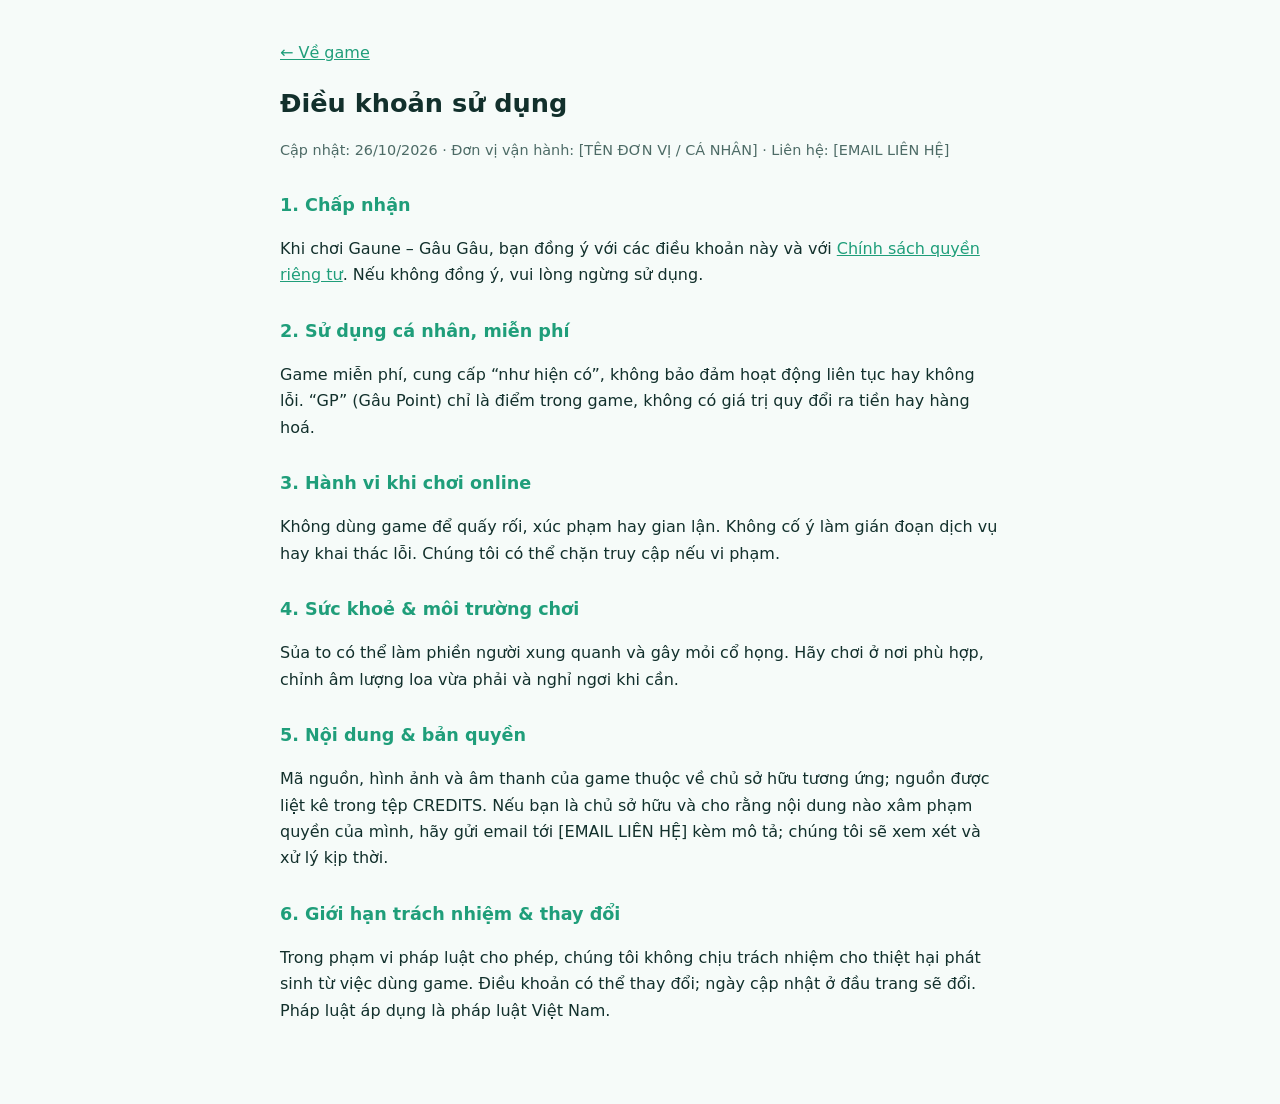
<file: terms.html>
<!doctype html><html lang="vi"><head><meta charset="utf-8"><meta name="viewport" content="width=device-width,initial-scale=1">
<meta name="robots" content="index,follow"><title>Điều khoản – Gaune – Gâu Gâu</title><link rel="icon" href="icons/favicon-32.png">
<style>:root{color-scheme:light dark;--bg:#f6fbf9;--fg:#12302c;--mut:#4d6b66;--ac:#1f9e7a;--card:#fff}
@media(prefers-color-scheme:dark){:root{--bg:#0c2630;--fg:#e6f7f2;--mut:#9cc2ba;--ac:#3fd6a0;--card:#12374a}}
body{margin:0;background:var(--bg);color:var(--fg);font:16px/1.65 system-ui,-apple-system,"Be Vietnam Pro",sans-serif}
main{max-width:720px;margin:0 auto;padding:24px 18px 64px}h1{font-size:1.6rem;margin:.2em 0}h2{font-size:1.1rem;margin:1.6em 0 .4em;color:var(--ac)}
a{color:var(--ac)}.mut{color:var(--mut);font-size:.9rem}.box{background:var(--card);border-radius:12px;padding:12px 16px;margin:12px 0}ul{padding-left:1.2em}</style></head><body><main>
<p><a href="./">← Về game</a></p><h1>Điều khoản sử dụng</h1><p class="mut">Cập nhật: 26/10/2026 · Đơn vị vận hành: [TÊN ĐƠN VỊ / CÁ NHÂN] · Liên hệ: [EMAIL LIÊN HỆ]</p>
<h2>1. Chấp nhận</h2><p>Khi chơi Gaune – Gâu Gâu, bạn đồng ý với các điều khoản này và với <a href="privacy.html">Chính sách quyền riêng tư</a>. Nếu không đồng ý, vui lòng ngừng sử dụng.</p>
<h2>2. Sử dụng cá nhân, miễn phí</h2><p>Game miễn phí, cung cấp “như hiện có”, không bảo đảm hoạt động liên tục hay không lỗi. “GP” (Gâu Point) chỉ là điểm trong game, không có giá trị quy đổi ra tiền hay hàng hoá.</p>
<h2>3. Hành vi khi chơi online</h2><p>Không dùng game để quấy rối, xúc phạm hay gian lận. Không cố ý làm gián đoạn dịch vụ hay khai thác lỗi. Chúng tôi có thể chặn truy cập nếu vi phạm.</p>
<h2>4. Sức khoẻ &amp; môi trường chơi</h2><p>Sủa to có thể làm phiền người xung quanh và gây mỏi cổ họng. Hãy chơi ở nơi phù hợp, chỉnh âm lượng loa vừa phải và nghỉ ngơi khi cần.</p>
<h2>5. Nội dung &amp; bản quyền</h2><p>Mã nguồn, hình ảnh và âm thanh của game thuộc về chủ sở hữu tương ứng; nguồn được liệt kê trong tệp CREDITS. Nếu bạn là chủ sở hữu và cho rằng nội dung nào xâm phạm quyền của mình, hãy gửi email tới [EMAIL LIÊN HỆ] kèm mô tả; chúng tôi sẽ xem xét và xử lý kịp thời.</p>
<h2>6. Giới hạn trách nhiệm &amp; thay đổi</h2><p>Trong phạm vi pháp luật cho phép, chúng tôi không chịu trách nhiệm cho thiệt hại phát sinh từ việc dùng game. Điều khoản có thể thay đổi; ngày cập nhật ở đầu trang sẽ đổi. Pháp luật áp dụng là pháp luật Việt Nam.</p>
</main></body></html>
</file>
<file: css/bundle.css>
/* AUTO-GENERATED bởi tools/build-css.mjs — đừng sửa tay, hãy sửa file nguồn rồi chạy lại */
:root {
  --c-sunset-gold:  #F8C66A;
  --c-espresso:     #42271F;
  --c-cream-glass:  #F8E7CA;
  --c-terracotta:   #E87539;
  --c-warm-white:   #F5F0E9;
  --c-bg:           #241510;
  --c-bg-2:         #42271F;
  --c-bg-card:      rgba(var(--rgb-brown), 0.65);
  --c-bg-card-2:    rgba(var(--rgb-cream), 0.18);
  --c-border:       rgba(245, 240, 233, 0.22);
  --c-primary:      #F8C66A;
  --c-primary-dark: #D97706;
  --c-primary-glow: rgba(248, 198, 106, 0.40);
  --c-ai:           #4AA3FF;
  --c-mint:         #38B2AC;
  --c-text:         #F5F0E9;
  --c-text-2:       rgba(245, 240, 233, 0.88);
  --c-text-3:       rgba(245, 240, 233, 0.65);
  --c-success:      #38B2AC;
  --c-danger:       #E87539;
  --c-warning:      #F8C66A;
  --font-display:   'Baloo 2', 'Be Vietnam Pro', system-ui, sans-serif;
  --font-marker:    'Permanent Marker', cursive;
  --font-ui:        'Be Vietnam Pro', system-ui, sans-serif;
  --r-sm:   10px;
  --r-md:   16px;
  --r-lg:   26px;
  --r-xl:   40px;
  --r-full: 9999px;
  --safe-t: env(safe-area-inset-top, 0px);
  --safe-b: env(safe-area-inset-bottom, 0px);
  --safe-l: env(safe-area-inset-left, 0px);
  --safe-r: env(safe-area-inset-right, 0px);
  --t-fast:  0.12s ease;
  --t-mid:   0.28s ease;
  --t-slow:  0.5s cubic-bezier(0.34, 1.56, 0.64, 1);
}
*, *::before, *::after {
  margin: 0; padding: 0;
  box-sizing: border-box;
  -webkit-tap-highlight-color: transparent;
}
html, body {
  width: 100%; height: 100%;
  overflow: hidden;
  background: var(--c-bg);
  color: var(--c-text);
  font-family: var(--font-ui);
  -webkit-font-smoothing: antialiased;
  overscroll-behavior: none;
  touch-action: manipulation;
  -webkit-user-select: none;
  user-select: none;
  -webkit-touch-callout: none;
}
#app {
  position: fixed;
  inset: 0;
  overflow: hidden;
}
.boot {
  position: absolute; inset: 0; z-index: 100;
  display: flex; align-items: center; justify-content: center;
  background: var(--c-bg);
  font-size: 3.5rem;
  animation: bootPulse 0.9s ease-in-out infinite;
}
@keyframes bootPulse { 50% { transform: scale(1.2); opacity: 0.6; } }
.screen {
  position: absolute;
  inset: 0;
  display: flex;
  flex-direction: column;
  align-items: center;
  justify-content: center;
  opacity: 0;
  pointer-events: none;
  transform: translateY(6px) scale(0.985);
  transition:
    opacity var(--t-mid),
    transform var(--t-mid);
  overflow-y: auto;
  overflow-x: hidden;
}
.screen.active {
  opacity: 1;
  pointer-events: all;
  transform: none;
  z-index: 10;
}
.screen-title {
  font-family: var(--font-display);
  font-size: clamp(1.6rem, 4vw, 2.5rem);
  letter-spacing: 4px;
  color: var(--c-primary);
  text-shadow: 0 0 20px var(--c-primary-glow);
  margin-bottom: 24px;
}
.menu-btn {
  font-family: var(--font-display);
  font-size: 1.35rem;
  letter-spacing: 2px;
  padding: 14px 36px;
  border: none;
  border-radius: var(--r-md);
  cursor: pointer;
  display: inline-flex;
  align-items: center;
  gap: 10px;
  justify-content: center;
  min-width: 200px;
  position: relative;
  overflow: hidden;
  transition: transform var(--t-fast), box-shadow var(--t-fast), background var(--t-fast);
  user-select: none;
}
.menu-btn::after {
  content: '';
  position: absolute;
  inset: 0;
  background: linear-gradient(to bottom, rgba(255,255,255,0.12) 0%, transparent 60%);
  pointer-events: none;
}
.btn-primary {
  background: linear-gradient(145deg, #F5A623, #C07010);
  color: #1A0800;
  box-shadow:
    0 4px 0 #7A4000,
    0 6px 20px rgba(245,166,35,0.35);
}
.btn-primary:hover:not(:disabled) {
  transform: translateY(-3px);
  box-shadow: 0 7px 0 #7A4000, 0 10px 30px rgba(245,166,35,0.5);
}
.btn-primary:active:not(:disabled) {
  transform: translateY(2px);
  box-shadow: 0 2px 0 #7A4000, 0 4px 15px rgba(245,166,35,0.3);
}
.btn-primary:disabled {
  background: #3A3A4A;
  color: #666;
  box-shadow: none;
  cursor: not-allowed;
}
.btn-secondary {
  background: rgba(255,255,255,0.07);
  color: var(--c-text);
  border: 1px solid var(--c-border);
  box-shadow: 0 2px 0 rgba(0,0,0,0.4), 0 4px 15px rgba(0,0,0,0.3);
}
.btn-secondary:hover {
  background: rgba(255,255,255,0.13);
  transform: translateY(-2px);
  box-shadow: 0 4px 0 rgba(0,0,0,0.5), 0 8px 20px rgba(0,0,0,0.4);
}
.btn-secondary:active {
  transform: translateY(1px);
  box-shadow: 0 1px 0 rgba(0,0,0,0.5);
}
.btn-danger {
  background: linear-gradient(145deg, #e74c3c, #a93226);
  color: white;
  box-shadow: 0 4px 0 #6e1809, 0 6px 20px rgba(231,76,60,0.3);
}
.btn-danger:hover {
  transform: translateY(-2px);
  box-shadow: 0 6px 0 #6e1809, 0 10px 25px rgba(231,76,60,0.4);
}
.btn-back {
  position: absolute;
  top: calc(18px + var(--safe-t));
  left: calc(18px + var(--safe-l));
  background: rgba(255,255,255,0.08);
  border: 1px solid var(--c-border);
  color: var(--c-text-2);
  padding: 8px 16px;
  border-radius: var(--r-sm);
  cursor: pointer;
  font-family: var(--font-ui);
  font-size: 0.85rem;
  font-weight: 700;
  transition: all var(--t-fast);
  z-index: 20;
  display: flex;
  align-items: center;
  gap: 4px;
}
.btn-back:hover {
  background: rgba(255,255,255,0.16);
  color: var(--c-text);
  transform: translateX(-3px);
}
::-webkit-scrollbar { width: 5px; }
::-webkit-scrollbar-track { background: var(--c-bg); }
::-webkit-scrollbar-thumb {
  background: var(--c-primary-dark);
  border-radius: var(--r-full);
}
.hidden { display: none !important; }
#screen-settings {
  background: radial-gradient(ellipse at 30% 20%, rgba(245,166,35,0.05) 0%, transparent 60%),
              var(--c-bg);
  justify-content: flex-start;
  padding-top: var(--head-top, calc(64px + var(--safe-t)));
}
.settings-content {
  width: min(540px, 90vw);
  display: flex;
  flex-direction: column;
  gap: 24px;
  padding-bottom: 40px;
}
.settings-group {
  background: var(--c-bg-card);
  border: 1px solid var(--c-border);
  border-radius: var(--r-lg);
  padding: 20px 24px;
  display: flex;
  flex-direction: column;
  gap: 16px;
}
.settings-group-title {
  font-family: var(--font-display);
  font-size: 1.1rem;
  letter-spacing: 2px;
  color: var(--c-primary);
  margin-bottom: 4px;
}
.setting-item {
  display: flex;
  flex-direction: column;
  gap: 8px;
}
.setting-item label {
  font-size: 0.9rem;
  font-weight: 700;
  color: var(--c-text-2);
}
.setting-control {
  display: flex;
  align-items: center;
  gap: 12px;
}
.setting-control input[type="range"] {
  flex: 1;
  accent-color: var(--c-primary);
  height: 4px;
  cursor: pointer;
}
.setting-val {
  font-family: var(--font-display);
  font-size: 1.1rem;
  color: var(--c-primary);
  min-width: 24px;
  text-align: center;
}
.setting-hint {
  font-size: 0.8rem;
  color: var(--c-text-3);
  font-style: italic;
}
.setting-checkbox {
  width: 20px; height: 20px;
  accent-color: var(--c-primary);
  cursor: pointer;
}
.about-text {
  font-size: 0.85rem;
  color: var(--c-text-3);
  line-height: 1.7;
  display: flex;
  flex-direction: column;
  gap: 4px;
}
#screen-rankings {
  background: var(--c-bg);
  justify-content: flex-start;
  padding-top: var(--head-top, calc(64px + var(--safe-t)));
}
.rankings-content {
  width: min(560px, 90vw);
  display: flex;
  flex-direction: column;
  gap: 10px;
  padding-bottom: 40px;
}
.setting-select { width: 100%; padding: 10px 12px; font: 700 0.9rem 'Be Vietnam Pro', sans-serif; color: var(--c-text);
  background: var(--c-bg-card); border: 2px solid var(--c-border); border-radius: var(--r-md); }
.mic-test-msg { margin: 10px 0 4px; font-size: 0.82rem; font-weight: 700; line-height: 1.45; color: var(--c-text-2); }
.mic-test-msg.ok { color: #7ee2a0; } .mic-test-msg.warn { color: #f5c04a; } .mic-test-msg.bad { color: #ff7a66; }
.mic-test-panel { margin-top: 8px; display: flex; flex-direction: column; gap: 8px; }
.mic-test-meter { position: relative; height: 18px; border-radius: 9px; overflow: hidden; background: rgba(255,255,255,0.1); border: 1px solid var(--c-border); }
.mic-test-bar { height: 100%; width: 0; background: linear-gradient(90deg, #2ecc71, #3498db); }
.mic-test-bar.hot { background: linear-gradient(90deg, #f5a623, #ff4400); }
.mic-test-thr { position: absolute; top: 0; bottom: 0; width: 3px; background: #fff; box-shadow: 0 0 4px #000; }
.mic-test-row { display: flex; justify-content: space-between; font-size: 0.8rem; font-weight: 700; }
#screen-menu {
  background:
    radial-gradient(ellipse 80% 60% at 50% 100%, rgba(245,166,35,0.12) 0%, transparent 70%),
    radial-gradient(ellipse 50% 40% at 20% 30%, rgba(232,64,64,0.06) 0%, transparent 60%),
    linear-gradient(160deg, #0D0D20 0%, #080810 60%, #100808 100%);
  overflow-x: hidden;
  overflow-y: auto;
  justify-content: flex-start;
}
.logo-img { display: block; max-width: min(80vw, 440px); max-height: 32vh; object-fit: contain; filter: drop-shadow(0 6px 18px rgba(0,0,0,0.6)); }
.menu-bg-decoration {
  position: absolute;
  inset: 0;
  pointer-events: none;
  overflow: hidden;
}
.bg-paw {
  position: absolute;
  font-size: 5rem;
  opacity: 0.04;
  animation: driftPaw 8s ease-in-out infinite;
  user-select: none;
}
.bg-paw-1 { top: 10%;  left: 5%;   animation-delay: 0s;   transform: rotate(-20deg); }
.bg-paw-2 { top: 60%;  right: 8%;  animation-delay: -3s;  transform: rotate(30deg); font-size: 8rem; }
.bg-paw-3 { bottom: 5%; left: 30%; animation-delay: -5s;  transform: rotate(10deg); font-size: 3rem; }
.bg-paw-4 { top: 30%;  right: 25%; animation-delay: -1.5s;transform: rotate(-40deg); font-size: 4rem; }
@keyframes driftPaw {
  0%, 100% { transform: translateY(0) rotate(var(--r, -20deg)); }
  50%       { transform: translateY(-20px) rotate(var(--r, -20deg)); }
}
.menu-content {
  display: flex;
  flex-direction: column;
  align-items: center;
  gap: 36px;
  margin: auto;
  padding: calc(16px + var(--safe-t)) 16px calc(16px + var(--safe-b));
  z-index: 1;
  animation: fadeInUp 0.6s ease both;
}
@keyframes fadeInUp {
  from { opacity: 0; transform: translateY(24px); }
  to   { opacity: 1; transform: translateY(0); }
}
.menu-logo {
  text-align: center;
  display: flex;
  flex-direction: column;
  align-items: center;
  gap: 6px;
}
.logo-paws {
  font-size: 1.8rem;
  letter-spacing: 8px;
  animation: bouncePaws 1.5s ease-in-out infinite;
}
@keyframes bouncePaws {
  0%, 100% { transform: scale(1); }
  50%       { transform: scale(1.15); }
}
.logo-text {
  font-family: var(--font-display);
  font-size: clamp(3.5rem, 9vw, 6.5rem);
  line-height: 0.88;
  letter-spacing: 6px;
  color: #FFF;
  text-shadow:
    0 0 40px rgba(245,166,35,0.8),
    0 0 80px rgba(245,166,35,0.3),
    4px 4px 0 rgba(0,0,0,0.5);
  animation: logoPulse 2.5s ease-in-out infinite;
}
.logo-accent {
  color: var(--c-primary);
  display: block;
}
@keyframes logoPulse {
  0%, 100% {
    text-shadow:
      0 0 40px rgba(245,166,35,0.8),
      0 0 80px rgba(245,166,35,0.3),
      4px 4px 0 rgba(0,0,0,0.5);
  }
  50% {
    text-shadow:
      0 0 60px rgba(245,166,35,1),
      0 0 120px rgba(245,166,35,0.5),
      4px 4px 0 rgba(0,0,0,0.5);
  }
}
.logo-sub {
  font-family: var(--font-ui);
  font-weight: 900;
  font-size: 0.85rem;
  letter-spacing: 5px;
  color: var(--c-text-3);
  text-transform: uppercase;
  margin-top: 4px;
}
.menu-nav {
  display: flex;
  flex-direction: column;
  align-items: center;
  gap: 12px;
  width: 100%;
  max-width: 300px;
}
.btn-icon {
  font-size: 1.15rem;
  line-height: 1;
}
.menu-wp-display {
  display: flex;
  align-items: center;
  gap: 8px;
  font-family: var(--font-display);
  font-size: 1.2rem;
  letter-spacing: 2px;
  color: var(--c-primary);
  background: rgba(245,166,35,0.08);
  border: 1px solid rgba(245,166,35,0.25);
  padding: 8px 22px;
  border-radius: var(--r-full);
  box-shadow: 0 0 20px rgba(245,166,35,0.1);
}
.wp-value {
  font-size: 1.4rem;
  transition: transform 0.3s var(--t-slow);
}
.wp-label {
  font-size: 0.9rem;
  color: var(--c-text-3);
}
@media (max-height: 600px) {
  .menu-logo { gap: 2px; }
  .logo-text { font-size: clamp(2.5rem, 7vw, 4rem); }
  .menu-nav { gap: 8px; }
  .menu-content { gap: 20px; }
}
#screen-character-select {
  background:
    radial-gradient(ellipse 60% 50% at 50% 0%, rgba(245,166,35,0.08) 0%, transparent 70%),
    var(--c-bg);
  padding: calc(70px + var(--safe-t)) 20px 0;
  justify-content: flex-start;
  overflow-y: auto;
}
.select-layout {
  display: flex;
  gap: 24px;
  width: 100%;
  max-width: 860px;
  flex: 0 0 auto;
}
.character-grid {
  display: grid;
  grid-template-columns: repeat(2, 1fr);
  gap: 12px;
  flex: 1;
  align-content: start;
}
.char-card {
  background: var(--c-bg-card);
  border: 2px solid var(--c-border);
  border-radius: var(--r-lg);
  padding: 18px 14px;
  cursor: pointer;
  display: flex;
  flex-direction: column;
  align-items: center;
  gap: 10px;
  transition: all var(--t-mid);
  position: relative;
  overflow: hidden;
  min-height: 160px;
}
.char-card::before {
  content: '';
  position: absolute;
  inset: 0;
  background: linear-gradient(135deg, rgba(255,255,255,0.04), transparent);
  pointer-events: none;
}
.char-card:hover:not(.locked) {
  border-color: var(--c-primary);
  transform: translateY(-4px) scale(1.02);
  box-shadow: 0 8px 30px rgba(245,166,35,0.2);
}
.char-card.selected {
  border-color: var(--c-primary);
  background: var(--c-bg-card-2);
  box-shadow: 0 0 30px var(--c-primary-glow), inset 0 0 20px rgba(245,166,35,0.05);
}
.char-card.locked {
  opacity: 0.6;
  cursor: default;
}
.char-card.locked:hover {
  transform: none;
}
.char-card-img { width: 72px; height: 72px; object-fit: contain; display: block; }
.char-card-emoji {
  font-size: 2.8rem;
  line-height: 1;
  display: flex; align-items: center; justify-content: center;
  min-height: 72px;
  filter: drop-shadow(0 2px 6px rgba(0,0,0,0.5));
  transition: transform var(--t-fast);
}
.char-card:hover:not(.locked) .char-card-emoji {
  transform: scale(1.2) rotate(-5deg);
}
.char-card.selected .char-card-emoji {
  transform: scale(1.15);
  animation: bounceEmoji 0.8s ease-in-out infinite;
}
@keyframes bounceEmoji {
  0%, 100% { transform: scale(1.15) translateY(0); }
  50%       { transform: scale(1.15) translateY(-4px); }
}
.char-card-name {
  font-family: var(--font-display);
  font-size: 1.1rem;
  letter-spacing: 2px;
  color: var(--c-text);
  text-align: center;
}
.char-card-title {
  font-size: 0.68rem;
  color: var(--c-text-3);
  text-align: center;
  font-style: italic;
}
.char-card-stats {
  display: flex;
  gap: 4px;
  width: 100%;
  justify-content: center;
}
.mini-stat {
  display: flex;
  flex-direction: column;
  align-items: center;
  gap: 2px;
  flex: 1;
}
.mini-stat-bar-bg {
  width: 100%;
  height: 4px;
  background: rgba(255,255,255,0.1);
  border-radius: 2px;
  overflow: hidden;
}
.mini-stat-bar-fill {
  height: 100%;
  border-radius: 2px;
  background: var(--c-primary);
  transition: width 0.5s ease;
}
.mini-stat-label {
  font-size: 0.55rem;
  color: var(--c-text-3);
  text-transform: uppercase;
  letter-spacing: 0.5px;
}
.lock-badge {
  position: absolute;
  top: 8px;
  right: 8px;
  background: rgba(0,0,0,0.6);
  border: 1px solid rgba(255,255,255,0.15);
  border-radius: var(--r-full);
  padding: 3px 8px;
  font-size: 0.7rem;
  color: var(--c-primary);
  font-weight: 700;
  display: flex;
  align-items: center;
  gap: 3px;
}
.selected-badge {
  position: absolute;
  top: 8px;
  left: 8px;
  background: var(--c-primary);
  color: #1A0800;
  border-radius: var(--r-full);
  padding: 3px 8px;
  font-size: 0.65rem;
  font-weight: 900;
  letter-spacing: 1px;
}
.select-preview-panel {
  width: 200px;
  flex-shrink: 0;
  display: flex;
  flex-direction: column;
  align-items: center;
  gap: 16px;
  background: var(--c-bg-card);
  border: 1px solid var(--c-border);
  border-radius: var(--r-lg);
  padding: 20px 16px;
}
.preview-dog-canvas {
  width: 180px;
  height: 180px;
  display: flex;
  align-items: center;
  justify-content: center;
  background: rgba(255,255,255,0.02);
  border-radius: var(--r-md);
  overflow: hidden;
}
#preview-canvas {
  width: 180px;
  height: 180px;
}
.preview-info {
  width: 100%;
  display: flex;
  flex-direction: column;
  gap: 8px;
}
.preview-name {
  font-family: var(--font-display);
  font-size: 1.2rem;
  letter-spacing: 2px;
  color: var(--c-primary);
  text-align: center;
}
.preview-desc {
  font-size: 0.75rem;
  color: var(--c-text-3);
  text-align: center;
  line-height: 1.5;
}
.preview-stats {
  display: flex;
  flex-direction: column;
  gap: 6px;
  margin-top: 4px;
}
.stat-row {
  display: flex;
  align-items: center;
  gap: 8px;
}
.stat-row-label {
  font-size: 0.7rem;
  font-weight: 700;
  color: var(--c-text-3);
  width: 46px;
  text-transform: uppercase;
  letter-spacing: 0.5px;
}
.stat-row-bar-bg {
  flex: 1;
  height: 6px;
  background: rgba(255,255,255,0.08);
  border-radius: 3px;
  overflow: hidden;
}
.stat-row-bar-fill {
  height: 100%;
  border-radius: 3px;
  transition: width 0.4s ease;
}
.stat-row-val {
  font-family: var(--font-display);
  font-size: 0.85rem;
  color: var(--c-primary);
  width: 12px;
  text-align: right;
}
.preview-barkwords {
  display: flex;
  flex-wrap: wrap;
  gap: 4px;
  justify-content: center;
  margin-top: 4px;
}
.barkword-tag {
  font-size: 0.62rem;
  font-weight: 700;
  padding: 2px 6px;
  border-radius: var(--r-full);
  background: rgba(245,166,35,0.15);
  border: 1px solid rgba(245,166,35,0.3);
  color: var(--c-primary);
  letter-spacing: 0.5px;
}
.stage-picker {
  width: 100%;
  max-width: 860px;
  margin-top: 16px;
  flex-shrink: 0;
}
.stage-picker-title {
  font-family: var(--font-display);
  letter-spacing: 3px;
  font-size: 0.95rem;
  color: var(--c-primary);
  margin-bottom: 8px;
}
.stage-chips {
  display: flex;
  gap: 10px;
  overflow-x: auto;
  padding: 4px 2px 10px;
  -webkit-overflow-scrolling: touch;
}
.stage-chip {
  position: relative;
  flex: 0 0 auto;
  width: 120px;
  background: var(--c-bg-card);
  border: 2px solid var(--c-border);
  border-radius: var(--r-md);
  padding: 6px;
  cursor: pointer;
  color: var(--c-text);
  font-family: var(--font-ui);
  display: flex;
  flex-direction: column;
  gap: 6px;
  transition: border-color var(--t-fast), box-shadow var(--t-fast);
}
.stage-chip.selected {
  border-color: var(--c-primary);
  box-shadow: 0 0 18px var(--c-primary-glow);
}
.stage-chip.locked { opacity: 0.65; }
.stage-thumb {
  display: flex; align-items: center; justify-content: center;
  width: 100%;
  aspect-ratio: 16 / 9;
  border-radius: 8px;
  background: rgba(255,255,255,0.06) center / cover no-repeat;
  font-size: 1.6rem;
}
.stage-name { font-size: 0.7rem; font-weight: 800; text-align: center; line-height: 1.2; }
.stage-lock {
  position: absolute; top: 8px; right: 8px;
  background: rgba(0,0,0,0.7);
  border-radius: var(--r-full);
  padding: 2px 7px;
  font-size: 0.62rem; font-weight: 800;
  color: var(--c-primary);
}
.tier-picker { width: 100%; max-width: 860px; margin-top: 4px; flex-shrink: 0; }
.tier-chips { display: flex; gap: 8px; flex-wrap: wrap; padding: 2px 2px 6px; }
.tier-chip {
  flex: 1 1 0; min-width: 62px;
  display: flex; flex-direction: column; align-items: center; gap: 1px;
  padding: 7px 4px;
  background: var(--c-bg-card);
  border: 2px solid var(--c-border);
  border-radius: var(--r-md);
  color: var(--c-text);
  font-family: var(--font-ui);
  cursor: pointer;
  transition: border-color var(--t-fast), box-shadow var(--t-fast);
}
.tier-chip b { font-family: var(--font-display); font-size: 0.9rem; letter-spacing: 1px; }
.tier-chip span { font-size: 0.62rem; font-weight: 800; line-height: 1.15; text-align: center; }
.tier-chip.selected { border-color: var(--c-primary); box-shadow: 0 0 16px var(--c-primary-glow); }
.tier-chip.locked { opacity: 0.55; }
.tier-hint { font-size: 0.7rem; line-height: 1.45; color: var(--c-text-3); padding: 0 2px 4px; min-height: 2.2em; }
.result-tier { margin-top: 10px; font-size: 0.8rem; font-weight: 700; text-align: center; color: var(--c-text-2, var(--c-text)); line-height: 1.4; }
.result-tier.up { color: var(--c-primary); font-family: var(--font-display); font-size: 0.95rem; letter-spacing: 0.5px; }
.result-tier.hidden { display: none; }
.select-footer {
  position: sticky;
  bottom: 0;
  z-index: 5;
  display: flex;
  align-items: center;
  justify-content: space-between;
  gap: 12px;
  width: 100%;
  max-width: 860px;
  padding: 12px 0 calc(10px + var(--safe-b));
  margin-top: 4px;
  flex-shrink: 0;
  background: linear-gradient(to bottom, rgba(8,8,16,0), var(--c-bg) 35%);
}
.select-footer-wp {
  font-family: var(--font-display);
  font-size: 1.1rem;
  color: var(--c-primary);
  display: flex;
  align-items: center;
  gap: 6px;
}
@media (max-width: 600px) {
  .select-layout { flex-direction: column; }
  .select-preview-panel { width: 100%; flex-direction: row; padding: 14px; }
  .preview-dog-canvas { width: 100px; height: 100px; }
  #preview-canvas { width: 100px; height: 100px; }
}
.stat-derived {
  margin-top: 6px;
  font-size: 0.68rem;
  line-height: 1.6;
  color: var(--c-text-3);
}
.stat-derived b { color: var(--c-primary); font-family: var(--font-display); letter-spacing: 0.5px; }
#screen-battle {
  background: #000;
  padding: 0;
  justify-content: flex-start;
  align-items: flex-start;
  overflow: hidden;
}
#game-canvas {
  position: absolute;
  inset: 0;
  width: 100%;
  height: 100%;
  display: block;
  z-index: 0;
}
#battle-ui {
  position: absolute;
  inset: 0;
  z-index: 5;
  pointer-events: none;
  display: flex;
  flex-direction: column;
}
#tint-overlay { position: absolute; inset: 0; z-index: 3; pointer-events: none; }
#tint-warm, #tint-cool { position: absolute; inset: 0; opacity: 0; mix-blend-mode: multiply; will-change: opacity; }
#tint-warm { background: radial-gradient(ellipse at 50% 55%, #f39a5c 0%, #dc5d30 50%, #7c1612 100%); }
#tint-cool { background: radial-gradient(ellipse at 50% 50%, #aebbd6 0%, #8497bd 60%, #4a5a80 100%); }
#battle-hud {
  display: flex; flex-direction: column; align-items: center; gap: 2px;
  padding: 2px 12px 0; margin-top: -2px;
}
.battle-timer {
  font-family: 'Baloo 2', 'Be Vietnam Pro', sans-serif;
  font-size: 2.7rem; line-height: 1; letter-spacing: 1px;
  color: #fffaf0;
  text-shadow: 0 2px 6px rgba(40,20,0,0.55), 0 0 2px rgba(0,0,0,0.6);
  min-width: 3ch; text-align: center;
  transition: color 0.3s;
}
.battle-timer.timer-warning { color: #ff5a3c; animation: timerPulse 0.8s ease-in-out infinite; }
@keyframes timerPulse { 0%, 100% { transform: scale(1); } 50% { transform: scale(1.1); } }
.battle-hint { display: flex; flex-direction: column; align-items: center; gap: 1px; text-align: center; }
.hint-main {
  font-family: 'Be Vietnam Pro', sans-serif;
  font-size: 0.86rem; font-weight: 700; letter-spacing: 0.2px; color: #ffe08a;
  text-shadow: 0 1px 3px rgba(40,20,0,0.8);
}
.hint-sub { font-size: 0.6rem; font-weight: 700; color: rgba(255,236,180,0.75); text-shadow: 0 1px 2px rgba(0,0,0,0.7); }
#bottom-hud {
  position: absolute;
  bottom: calc(90px + var(--safe-b));
  left: 0;
  right: 0;
  display: flex;
  align-items: flex-end;
  justify-content: space-between;
  padding: 0 calc(16px + var(--safe-r)) 0 calc(16px + var(--safe-l));
  pointer-events: none;
  gap: 12px;
}
#mic-section {
  background: rgba(0,0,0,0.5);
  backdrop-filter: blur(8px);
  border: 1px solid rgba(255,255,255,0.1);
  border-radius: var(--r-md);
  padding: 8px 12px;
  display: flex;
  align-items: center;
  gap: 8px;
  min-width: 150px;
  pointer-events: all;
  cursor: pointer;
}
#mic-section.mic-off { border-color: rgba(231,76,60,0.6); }
#mic-section.mic-off #mic-volume-text { color: var(--c-danger) !important; }
.mic-icon-wrapper {
  font-size: 1.1rem;
  line-height: 1;
}
#mic-bar-container {
  flex: 1;
  height: 8px;
  background: rgba(255,255,255,0.08);
  border-radius: var(--r-full);
  overflow: hidden;
  position: relative;
}
#mic-bar {
  height: 100%;
  width: 0%;
  border-radius: var(--r-full);
  background: linear-gradient(90deg, #2ecc71, #f5a623);
  transition: width 0.04s linear;
}
#mic-threshold-line {
  position: absolute;
  top: 0; bottom: 0;
  width: 2px;
  background: rgba(255,255,255,0.35);
  left: 25%;
}
.mic-labels {
  display: flex;
  flex-direction: column;
  align-items: flex-end;
  gap: 1px;
}
.mic-labels span {
  font-size: 0.55rem;
  color: rgba(255,255,255,0.4);
  font-weight: 700;
  letter-spacing: 1px;
}
#mic-volume-text {
  color: var(--c-primary) !important;
  font-family: var(--font-display);
  font-size: 0.75rem !important;
}
#combo-display {
  background: rgba(0,0,0,0.5);
  backdrop-filter: blur(8px);
  border: 1px solid rgba(255,255,255,0.1);
  border-radius: var(--r-md);
  padding: 8px 14px;
  text-align: center;
  transition: all 0.2s ease;
}
.combo-count {
  font-family: var(--font-display);
  font-size: 1.8rem;
  letter-spacing: 1px;
  color: var(--c-primary);
  line-height: 1;
  transition: transform 0.15s var(--t-slow);
}
.combo-label {
  font-size: 0.55rem;
  font-weight: 900;
  letter-spacing: 3px;
  color: rgba(255,255,255,0.4);
  text-transform: uppercase;
}
#combo-display.combo-active {
  border-color: var(--c-primary);
  box-shadow: 0 0 20px var(--c-primary-glow);
}
#combo-display.combo-active .combo-count {
  color: var(--c-primary);
  transform: scale(1.15);
}
#bark-total-display {
  background: rgba(0,0,0,0.5);
  backdrop-filter: blur(8px);
  border: 1px solid rgba(255,255,255,0.1);
  border-radius: var(--r-md);
  padding: 8px 14px;
  text-align: center;
}
#bark-total-count {
  font-family: var(--font-display);
  font-size: 1.8rem;
  color: #FFF;
  line-height: 1;
}
.bark-total-label {
  font-size: 0.55rem;
  font-weight: 900;
  letter-spacing: 3px;
  color: rgba(255,255,255,0.4);
  text-transform: uppercase;
}
.tap-bark-btn {
  position: absolute;
  bottom: calc(14px + var(--safe-b));
  left: 50%;
  transform: translateX(-50%);
  background: linear-gradient(145deg, #F5A623, #C07010);
  border: none;
  border-radius: var(--r-full);
  cursor: pointer;
  pointer-events: all;
  z-index: 10;
  padding: 12px 28px;
  box-shadow: 0 4px 0 #7A4000, 0 6px 25px rgba(245,166,35,0.4);
  transition: transform 0.08s ease, box-shadow 0.08s ease;
  user-select: none;
  -webkit-user-select: none;
}
.tap-bark-btn:active {
  transform: translateX(-50%) scale(0.93) translateY(3px);
  box-shadow: 0 1px 0 #7A4000, 0 3px 15px rgba(245,166,35,0.3);
}
.tap-bark-inner {
  display: flex;
  align-items: center;
  gap: 8px;
}
.tap-bark-emoji { font-size: 1.4rem; }
.tap-bark-text {
  font-family: var(--font-display);
  font-size: 1.3rem;
  letter-spacing: 3px;
  color: #1A0800;
}
#screen-flash {
  position: absolute;
  inset: 0;
  pointer-events: none;
  opacity: 0;
  z-index: 15;
  transition: opacity 0.25s ease;
}
.countdown-overlay {
  position: absolute; inset: 0; z-index: 20;
  display: flex; align-items: center; justify-content: center;
  pointer-events: none;
}
.countdown-number {
  font-family: 'Baloo 2', 'Be Vietnam Pro', sans-serif;
  font-size: clamp(2.2rem, 9vh, 4.4rem);
  color: #ffd21f;
  text-shadow: 0 3px 0 #7a4a00, 0 0 18px rgba(255,210,31,0.45);
  margin-top: 24vh;
  animation: countdownPop 0.45s cubic-bezier(0.34, 1.56, 0.64, 1) both;
  line-height: 1;
}
.countdown-number.go-text {
  font-family: 'Lobster', 'Baloo 2', cursive; font-weight: 400;
  font-size: min(8rem, 22vh, 19vw); white-space: nowrap;
  color: #e0291f; margin-top: 0; transform: rotate(-6deg);
  text-shadow: 3px 3px 0 rgba(30,0,0,0.4), 0 0 26px rgba(255,60,30,0.55);
  -webkit-text-stroke: 2px #3a0a08;
  animation: goSlam 0.5s cubic-bezier(0.2, 1.4, 0.4, 1) both;
}
.countdown-number.go-text::after {
  content: 'BARK!'; display: block; text-align: center; transform: rotate(6deg);
  font-family: 'Be Vietnam Pro', sans-serif; font-weight: 900; letter-spacing: 6px;
  font-size: 0.14em; color: #fff3d6; -webkit-text-stroke: 0; text-shadow: 0 1px 3px rgba(0,0,0,0.7);
}
@keyframes countdownPop { from { transform: scale(0.3); opacity: 0; } to { transform: scale(1); opacity: 1; } }
@keyframes goSlam { from { transform: rotate(-6deg) scale(2.4); opacity: 0; } to { transform: rotate(-6deg) scale(1); opacity: 1; } }
.ko-overlay { position: absolute; inset: 0; z-index: 22; display: flex; align-items: center; justify-content: center; pointer-events: none; }
.ko-text {
  font-family: 'Baloo 2', 'Be Vietnam Pro', sans-serif;
  font-size: clamp(5rem, 20vw, 12rem); letter-spacing: 4px;
  color: #d4161c; -webkit-text-stroke: 3px #3a0a08;
  text-shadow: 6px 6px 0 rgba(30,0,0,0.4), 0 0 50px rgba(255,50,30,0.6);
  transform: rotate(-7deg);
  animation: koSlam 0.4s cubic-bezier(0.34, 1.56, 0.64, 1) both;
}
@keyframes koSlam { from { transform: rotate(-7deg) scale(3); opacity: 0; } to { transform: rotate(-7deg) scale(1); opacity: 1; } }
.btn-exit-battle {
  position: absolute;
  top: calc(10px + var(--safe-t));
  right: calc(12px + var(--safe-r));
  z-index: 25;
  background: rgba(0,0,0,0.5);
  border: 1px solid rgba(255,255,255,0.15);
  color: rgba(255,255,255,0.6);
  width: 36px;
  height: 36px;
  border-radius: 50%;
  cursor: pointer;
  font-size: 0.95rem;
  display: flex;
  align-items: center;
  justify-content: center;
  transition: all var(--t-fast);
  pointer-events: all;
}
.btn-exit-battle:hover {
  background: rgba(231,76,60,0.7);
  color: white;
  border-color: var(--c-danger);
}
.battle-toast {
  position: absolute;
  left: 50%;
  top: calc(96px + var(--safe-t));
  transform: translateX(-50%);
  z-index: 30;
  width: min(92vw, 460px);
  padding: 10px 14px;
  background: rgba(10, 10, 20, 0.92);
  border: 1px solid rgba(245,166,35,0.5);
  border-radius: var(--r-md);
  color: #fff;
  font-size: 0.82rem;
  font-weight: 700;
  line-height: 1.45;
  text-align: center;
  pointer-events: none;
  box-shadow: 0 6px 24px rgba(0,0,0,0.5);
  animation: toastIn 0.25s ease both;
}
@keyframes toastIn {
  from { opacity: 0; transform: translateX(-50%) translateY(-8px); }
  to   { opacity: 1; transform: translateX(-50%); }
}
#screen-result { background: #2a1c10; overflow: hidden; justify-content: center; }
.result-snapshot {
  position: absolute; inset: 0; z-index: 0;
  background-size: cover; background-position: center;
}
.result-tint { position: absolute; inset: 0; z-index: 1; mix-blend-mode: multiply; pointer-events: none; }
.result-tint.win  { background: radial-gradient(ellipse at 50% 55%, #f0a06a 0%, #d8603a 55%, #7c1a14 100%); opacity: 0.85; }
.result-tint.lose { background: radial-gradient(ellipse at 50% 50%, #aebbd6 0%, #7f92b8 60%, #475880 100%); opacity: 0.7; }
.result-tint.none { opacity: 0; }
.result-verdict {
  position: absolute; z-index: 2; top: 9%; left: 50%;
  font-family: 'Baloo 2', 'Be Vietnam Pro', sans-serif;
  font-size: clamp(4.5rem, 18vw, 10rem); line-height: 0.9; white-space: nowrap;
  color: #d4161c; -webkit-text-stroke: 3px #3a0a08;
  text-shadow: 6px 6px 0 rgba(30, 0, 0, 0.35);
  transform: translateX(-50%) rotate(-8deg);
  animation: verdictSlam 0.5s cubic-bezier(0.34, 1.56, 0.64, 1) 0.1s both;
}
@keyframes verdictSlam {
  from { transform: translateX(-50%) rotate(-8deg) scale(2.5); opacity: 0; }
  to   { transform: translateX(-50%) rotate(-8deg) scale(1);   opacity: 1; }
}
.result-center {
  position: relative; z-index: 3;
  display: flex; flex-direction: column; align-items: center; gap: 16px;
  width: min(88vw, 520px); margin: auto;
  padding: calc(16px + var(--safe-t)) 0 calc(16px + var(--safe-b));
  animation: resultFadeIn 0.45s ease 0.25s both;
}
@keyframes resultFadeIn { from { opacity: 0; transform: translateY(16px); } to { opacity: 1; transform: none; } }
.result-panel {
  width: 100%; text-align: center;
  background: rgba(62, 38, 18, 0.80);
  border: 2px solid #d9b83c; border-radius: 10px;
  padding: 22px 16px 16px;
  box-shadow: 0 6px 26px rgba(0, 0, 0, 0.35);
}
.result-win-lose {
  font-family: 'Baloo 2', 'Be Vietnam Pro', sans-serif;
  font-size: clamp(1.7rem, 6vw, 2.4rem); letter-spacing: 3px; line-height: 1.1;
  color: #f6ecd8; text-shadow: 0 2px 0 rgba(0, 0, 0, 0.4);
}
.result-win-lose.lose-text { color: #c9cdd8; }
.result-wp-amount { display: flex; align-items: baseline; justify-content: center; gap: 4px; margin-top: 10px; color: #ffd75a; font-family: 'Baloo 2', var(--font-display); }
.wp-plus { font-size: 1.2rem; }
.result-wp-number { font-size: 2.2rem; line-height: 1; }
.wp-unit { font-size: 1rem; color: rgba(255, 215, 90, 0.7); }
.result-stats {
  display: flex; gap: 14px; justify-content: center; flex-wrap: wrap;
  margin-top: 12px; font-size: 0.72rem; color: rgba(255, 240, 210, 0.7);
}
.result-stats b { color: #fff3d6; font-weight: 900; }
.result-actions { display: flex; gap: 12px; justify-content: center; flex-wrap: wrap; }
.result-btn {
  min-width: 140px; padding: 8px 16px;
  background: rgba(72, 72, 76, 0.85); border: 1px solid rgba(255, 255, 255, 0.2); border-radius: 6px;
  color: #ece6d6; font: 800 0.82rem 'Be Vietnam Pro', sans-serif; cursor: pointer;
  display: flex; flex-direction: column; align-items: center; gap: 1px;
  transition: background 0.15s;
}
.result-btn small { font-size: 0.62rem; font-weight: 700; opacity: 0.6; }
.result-btn:hover:not(:disabled) { background: rgba(98, 98, 104, 0.9); }
.result-btn:disabled { opacity: 0.55; cursor: default; }
#gauge-wrapper {
  padding: calc(10px + var(--safe-t)) calc(54px + var(--safe-r)) 4px calc(14px + var(--safe-l));
  flex-shrink: 0;
}
#gauge-track {
  position: relative;
  height: 18px;
  background:
    repeating-linear-gradient(90deg, rgba(255,255,255,0.20) 0 2px, rgba(30,50,90,0.07) 2px 5px),
    linear-gradient(180deg, #a9c4e6, #86a6d4);
  border: 2px solid #5b3c26;
  border-radius: 7px 10px 8px 9px / 9px 7px 10px 8px;
  box-shadow: 0 2px 6px rgba(40,20,0,0.35);
  overflow: visible;
}
#gauge-fill-player {
  position: absolute; left: 0; top: 0; bottom: 0; width: 50%;
  background:
    repeating-linear-gradient(90deg, rgba(255,255,255,0.22) 0 2px, rgba(120,40,20,0.06) 2px 5px),
    linear-gradient(180deg, #f6b49c, #ef9a7c);
  border-radius: 5px 0 0 6px / 7px 0 0 7px;
}
#gauge-indicator {
  position: absolute; top: 50%; left: 50%;
  transform: translate(-50%, -50%);
  min-width: 40px; padding: 1px 7px;
  background: #fffaf0;
  border: 2px solid #5b3c26;
  border-radius: 999px;
  box-shadow: 0 2px 5px rgba(40,20,0,0.45);
  z-index: 2; pointer-events: none;
  text-align: center; line-height: 1.25;
}
#gauge-pct {
  font-family: 'Be Vietnam Pro', sans-serif; font-weight: 900; font-size: 0.66rem; color: #5b3c26; letter-spacing: 0.5px;
}
#gauge-indicator.danger-player { border-color: #e2552e; animation: indicatorPulse 0.4s ease-in-out infinite; }
#gauge-indicator.danger-ai     { border-color: #3d68b8; animation: indicatorPulse 0.4s ease-in-out infinite; }
@keyframes indicatorPulse {
  0%, 100% { transform: translate(-50%, -50%) scale(1); }
  50%      { transform: translate(-50%, -50%) scale(1.18); }
}
.gauge-labels {
  display: flex; justify-content: space-between; align-items: center;
  margin-top: 3px; padding: 0 4px;
  font-size: 0.68rem; font-weight: 800; letter-spacing: 0.5px;
  text-shadow: 0 1px 3px rgba(30,15,0,0.85);
}
.gauge-label-player, .gauge-label-ai {
  max-width: 38%; overflow: hidden; text-overflow: ellipsis; white-space: nowrap;
}
.gauge-label-player { color: #ffd2c0; }
.gauge-label-ai     { color: #cfe0f8; text-align: right; }
.battle-ping { font-size: 0.6rem; color: rgba(255,255,255,0.6); font-weight: 700; }
#effects-overlay { position: absolute; inset: 0; pointer-events: none; z-index: 8; overflow: hidden; }
.bark-word {
  position: absolute;
  line-height: 1; white-space: nowrap; pointer-events: none;
  will-change: transform, opacity;
  -webkit-text-stroke: 1.5px rgba(70, 20, 0, 0.55);
  paint-order: stroke fill;
  text-shadow: 1px 2px 0 rgba(60, 20, 0, 0.35);
  mix-blend-mode: normal;
}
.bark-streak {
  position: absolute; pointer-events: none; border-radius: 3px;
  transform-origin: center; will-change: transform, opacity;
  box-shadow: 0 0 6px rgba(255, 190, 40, 0.6);
}
.combo-popup {
  position: absolute;
  font-family: 'Baloo 2', var(--font-display);
  font-size: 1.4rem; letter-spacing: 2px; color: #ffd21f;
  -webkit-text-stroke: 1.5px #5a2a00; paint-order: stroke fill;
  animation: comboPop 1.2s ease forwards; pointer-events: none;
  text-shadow: 0 0 15px rgba(255, 190, 40, 0.6);
}
@keyframes comboPop {
  0%   { opacity: 0; transform: scale(0.5) translateY(0); }
  15%  { opacity: 1; transform: scale(1.2) translateY(0); }
  80%  { opacity: 1; transform: scale(1) translateY(-30px); }
  100% { opacity: 0; transform: scale(0.9) translateY(-50px); }
}
@media (prefers-reduced-motion: reduce) {
  .bark-streak { display: none; }
}
.btn-online {
  background: linear-gradient(145deg, #4a9cf0, #2a5fb8); color: #fff;
  box-shadow: 0 4px 0 #17366e, 0 6px 20px rgba(74, 156, 240, 0.35);
}
.btn-online:hover { transform: translateY(-3px); box-shadow: 0 7px 0 #17366e, 0 10px 30px rgba(74, 156, 240, 0.5); }
.btn-online:active { transform: translateY(2px); box-shadow: 0 2px 0 #17366e; }
#screen-online {
  justify-content: flex-start;
  padding: calc(70px + var(--safe-t)) 16px calc(24px + var(--safe-b));
  background: radial-gradient(ellipse at 70% 15%, rgba(74, 156, 240, 0.10) 0%, transparent 60%), var(--c-bg);
}
.online-box { width: min(560px, 100%); display: flex; flex-direction: column; align-items: center; gap: 14px; }
.online-card {
  width: 100%; padding: 18px 20px; text-align: center;
  background: var(--c-bg-card); border: 1px solid var(--c-border); border-radius: var(--r-lg);
  display: flex; flex-direction: column; align-items: center; gap: 10px;
}
.online-card h3 { font-family: var(--font-display); letter-spacing: 3px; font-size: 1.3rem; color: var(--c-primary); }
.online-card p { font-size: 0.82rem; color: var(--c-text-2); }
.online-or { font-size: 0.75rem; font-weight: 800; letter-spacing: 3px; color: var(--c-text-3); text-transform: uppercase; }
.join-code {
  width: 11ch; padding: 10px 12px; text-align: center;
  font: 900 1.6rem 'Be Vietnam Pro', monospace; letter-spacing: 6px; text-transform: uppercase;
  color: #fff; background: rgba(255, 255, 255, 0.07);
  border: 2px solid var(--c-border); border-radius: var(--r-md); outline: none;
  user-select: text; -webkit-user-select: text;
}
.join-code:focus { border-color: #4a9cf0; }
.online-msg { min-height: 1.4em; margin-top: 12px; font-size: 0.85rem; font-weight: 700; color: var(--c-warning); text-align: center; max-width: 520px; }
.online-msg.ok { color: var(--c-success); }
.room-code-wrap { text-align: center; }
.room-code-label { font-size: 0.65rem; font-weight: 900; letter-spacing: 4px; color: var(--c-text-3); text-transform: uppercase; }
.room-code {
  font: 900 3rem 'Be Vietnam Pro', monospace; letter-spacing: 10px; padding-left: 10px;
  color: #ffd75a; text-shadow: 0 0 24px rgba(255, 215, 90, 0.35); user-select: text; -webkit-user-select: text;
}
.room-copy {
  margin-top: 4px; padding: 6px 14px; font: 800 0.75rem 'Be Vietnam Pro', sans-serif;
  color: var(--c-text-2); background: rgba(255, 255, 255, 0.07);
  border: 1px solid var(--c-border); border-radius: var(--r-sm); cursor: pointer;
}
.room-copy:hover { background: rgba(255, 255, 255, 0.13); }
.room-status { font-size: 0.9rem; font-weight: 800; color: var(--c-text-2); text-align: center; }
.room-status.ok { color: var(--c-success); }
.room-players { display: flex; align-items: stretch; gap: 10px; width: 100%; }
.room-slot {
  flex: 1; min-width: 0; padding: 12px 8px; text-align: center;
  background: var(--c-bg-card); border: 2px solid var(--c-border); border-radius: var(--r-md);
  display: flex; flex-direction: column; gap: 4px; align-items: center;
}
.room-slot.ready { border-color: var(--c-success); }
.slot-who { font-size: 0.6rem; font-weight: 900; letter-spacing: 3px; color: var(--c-text-3); }
.slot-char { font-family: var(--font-display); font-size: 1.05rem; letter-spacing: 1px; min-height: 1.4em; }
.slot-ready { font-size: 0.7rem; font-weight: 800; color: var(--c-text-3); min-height: 1.1em; }
.room-slot.ready .slot-ready { color: var(--c-success); }
.room-vs { align-self: center; font-family: var(--font-display); font-size: 1.4rem; color: var(--c-text-3); }
.room-pick-title { font-size: 0.7rem; font-weight: 900; letter-spacing: 3px; color: var(--c-text-3); text-transform: uppercase; }
.room-chars { display: flex; flex-wrap: wrap; gap: 8px; justify-content: center; }
.room-char {
  display: flex; align-items: center; gap: 6px; padding: 8px 12px;
  background: var(--c-bg-card); border: 2px solid var(--c-border); border-radius: var(--r-md);
  color: var(--c-text); font: 800 0.85rem 'Be Vietnam Pro', sans-serif; cursor: pointer;
}
.room-char.selected { border-color: var(--c-primary); box-shadow: 0 0 14px var(--c-primary-glow); }
.room-char img { width: 1.4rem; height: 1.4rem; object-fit: contain; }
.room-ping { font-size: 0.65rem; color: var(--c-text-3); min-height: 1em; }
@media (max-width: 600px) {
  .room-code { font-size: 2.4rem; letter-spacing: 7px; }
  #online-room .menu-btn { width: 100%; }
}
.server-status {
  width: 100%; display: flex; align-items: center; gap: 8px; flex-wrap: wrap; justify-content: center;
  padding: 8px 12px; font-size: 0.78rem; font-weight: 700; color: var(--c-text-2);
  background: var(--c-bg-card); border: 1px solid var(--c-border); border-radius: var(--r-md);
}
.server-dot { width: 10px; height: 10px; border-radius: 50%; background: #888; flex-shrink: 0; }
.server-status.checking .server-dot { background: #f5a623; animation: srvPulse 0.8s ease-in-out infinite; }
.server-status.good .server-dot { background: #2ecc71; }
.server-status.slow .server-dot { background: #f5a623; }
.server-status.bad  .server-dot { background: #e74c3c; }
.server-status.bad #server-text { color: var(--c-warning); }
.server-recheck {
  padding: 3px 10px; font: 800 0.7rem 'Be Vietnam Pro', sans-serif; color: var(--c-text-2);
  background: rgba(255,255,255,0.07); border: 1px solid var(--c-border); border-radius: var(--r-sm); cursor: pointer;
}
.server-recheck:hover:not(:disabled) { background: rgba(255,255,255,0.14); }
.server-recheck:disabled { opacity: 0.5; cursor: default; }
@keyframes srvPulse { 0%,100% { opacity: 1; } 50% { opacity: 0.35; } }
.online-tip {
  width: 100%;
  padding: 10px 14px;
  background: rgba(74, 156, 240, 0.08);
  border: 1px dashed rgba(74, 156, 240, 0.35);
  border-radius: var(--r-md);
  font-size: 0.76rem;
  color: var(--c-text-2);
  line-height: 1.45;
  text-align: left;
}
.online-tip strong { color: #5eb5f7; }
.room-hint {
  font-size: 0.74rem;
  color: #f5a623;
  margin-top: 6px;
  font-weight: 600;
  max-width: 420px;
  line-height: 1.4;
}
.net-diag { width: 100%; padding: 8px 12px; font-size: 0.74rem; font-weight: 700; line-height: 1.5; color: var(--c-text-2);
  background: var(--c-bg-card); border: 1px solid var(--c-border); border-radius: var(--r-md); text-align: center; }
.net-diag.bad  { color: var(--c-warning); }
.net-diag.good { color: #7ee2a0; }
.room-ping.q-good { color: #7ee2a0; } .room-ping.q-ok { color: #f5c04a; } .room-ping.q-bad { color: #ff7a66; }
#battle-ping.q-good { color: #7ee2a0; } #battle-ping.q-ok { color: #f5c04a; } #battle-ping.q-bad { color: #ff7a66; }
#screen-onboarding {
  justify-content: center;
  padding: calc(56px + var(--safe-t)) 16px calc(16px + var(--safe-b));
  background:
    radial-gradient(ellipse at 50% -10%, rgba(248,198,106,.22) 0%, transparent 55%),
    radial-gradient(ellipse at 50% 110%, rgba(232,117,57,.16) 0%, transparent 55%),
    var(--c-bg);
}
.ob-skip {
  position: absolute; top: calc(14px + var(--safe-t)); right: calc(14px + var(--safe-r, 0px)); z-index: 20;
  padding: 8px 16px; border-radius: 999px; cursor: pointer;
  background: rgba(var(--rgb-brown), .65); color: var(--c-text-2); border: 1px solid var(--c-border);
  font: 800 .9rem var(--font-display); letter-spacing: .5px;
}
.ob-skip:active { transform: scale(.95); }
.ob-wrap { width: min(440px, 100%); max-height: 100%; display: flex; flex-direction: column; align-items: center; gap: 14px; }
.ob-steps { list-style: none; display: flex; align-items: center; justify-content: center; gap: 6px; width: 100%; padding: 0; margin: 0; }
.ob-steps li { display: flex; align-items: center; gap: 6px; color: var(--c-text-3); font-size: .78rem; font-weight: 800; letter-spacing: .3px; }
.ob-steps li + li::before { content: ''; width: 22px; height: 2px; background: var(--c-border); border-radius: 2px; margin-right: 4px; }
.ob-steps b { width: 24px; height: 24px; border-radius: 50%; display: grid; place-items: center; background: rgba(255,255,255,.08); border: 1px solid var(--c-border); font-size: .78rem; }
.ob-steps li.on { color: var(--c-primary); }
.ob-steps li.on b { background: var(--c-primary); color: #3a1c00; border-color: transparent; box-shadow: 0 0 12px var(--c-primary-glow); }
.ob-steps li.done { color: var(--c-mint); }
.ob-steps li.done b { background: var(--c-mint); color: #06302d; border-color: transparent; font-size: 0; }
.ob-steps li.done b::after { content: '✓'; font-size: .85rem; }
.ob-steps li:not(.on) span { display: none; }
@media (min-width: 420px) { .ob-steps li:not(.on) span { display: inline; } }
.ob-panel {
  display: none; width: 100%; flex-direction: column; align-items: center; text-align: center; gap: 10px;
  padding: 18px 18px 14px; border-radius: 24px;
  background: linear-gradient(180deg, rgba(var(--rgb-brown), .78), rgba(var(--rgb-deep), .78));
  border: 1px solid var(--c-border);
  box-shadow: 0 18px 40px rgba(0,0,0,.35), inset 0 1px 0 rgba(255,255,255,.08);
}
.ob-panel.on { display: flex; animation: obIn .28s ease-out; }
@keyframes obIn { from { opacity: 0; transform: translateY(10px); } to { opacity: 1; transform: none; } }
.ob-title { font-family: var(--font-display); font-size: 1.7rem; letter-spacing: 2px; color: var(--c-primary); text-shadow: 0 0 18px var(--c-primary-glow); line-height: 1.1; }
.ob-sub { font-size: .86rem; line-height: 1.45; color: var(--c-text-2); max-width: 340px; }
.ob-note { font-size: .74rem; color: var(--c-text-3); }
.ob-actions { width: 100%; display: flex; flex-direction: column; align-items: center; gap: 6px; margin-top: 2px; }
.ob-actions .menu-btn { width: min(300px, 100%); }
.ob-link { background: none; border: none; color: var(--c-text-3); font: 700 .86rem var(--font-ui); padding: 10px 14px; cursor: pointer; text-decoration: underline; text-underline-offset: 3px; }
.ob-link:active { color: var(--c-primary); }
.ob-stage { position: relative; width: 170px; height: 170px; display: grid; place-items: center; margin: 4px 0; }
.ob-pulse {
  position: absolute; inset: 0; border-radius: 50%;
  background: radial-gradient(circle, rgba(248,198,106,.55) 0%, rgba(248,198,106,.18) 55%, transparent 72%);
  transform: scale(.62); transition: transform .06s linear; will-change: transform;
}
.ob-stage.hot .ob-pulse { background: radial-gradient(circle, rgba(255,106,46,.7) 0%, rgba(255,106,46,.22) 55%, transparent 72%); }
.ob-stage.ok .ob-pulse { background: radial-gradient(circle, rgba(56,178,172,.6) 0%, rgba(56,178,172,.2) 55%, transparent 72%); transform: scale(.9); }
.ob-core {
  position: relative; width: 104px; height: 104px; border-radius: 50%; display: grid; place-items: center; font-size: 3rem;
  background: linear-gradient(145deg, #F8C66A, #D97706); box-shadow: 0 6px 0 #7A4000, 0 10px 24px rgba(0,0,0,.4);
}
.ob-stage.ok .ob-core { background: linear-gradient(145deg, #5fd3cc, #1f8f89); box-shadow: 0 6px 0 #0d4f4b, 0 10px 24px rgba(0,0,0,.4); }
.ob-stage.wait .ob-core span { animation: obBob 1.4s ease-in-out infinite; }
@keyframes obBob { 50% { transform: translateY(-4px) scale(1.06); } }
.ob-paws { display: flex; gap: 10px; font-size: 1.9rem; }
.ob-paws span { filter: grayscale(1) opacity(.35); transform: scale(.85); transition: transform .2s, filter .2s; }
.ob-paws span.lit { filter: none; transform: scale(1.15); animation: obPop .35s ease-out; }
@keyframes obPop { 0% { transform: scale(.6); } 60% { transform: scale(1.4); } 100% { transform: scale(1.15); } }
.ob-phase { font-family: var(--font-display); font-size: 1.25rem; color: var(--c-text); min-height: 1.4em; }
.ob-msg { min-height: 2.4em; font-size: .8rem; font-weight: 700; line-height: 1.35; color: var(--c-text-2); max-width: 340px; }
.ob-msg.ok { color: var(--c-success); } .ob-msg.bad { color: var(--c-danger); }
.ob-slides { width: 100%; display: flex; overflow-x: auto; scroll-snap-type: x mandatory; -webkit-overflow-scrolling: touch; scrollbar-width: none; border-radius: 18px; }
.ob-slides::-webkit-scrollbar { display: none; }
.ob-slide { flex: 0 0 100%; scroll-snap-align: center; display: flex; flex-direction: column; align-items: center; gap: 8px; padding: 6px 4px 2px; }
.ob-slide h3 { font-family: var(--font-display); font-size: 1.2rem; color: var(--c-primary); letter-spacing: .5px; }
.ob-slide p { font-size: .86rem; line-height: 1.5; color: var(--c-text-2); max-width: 330px; min-height: 4.2em; }
.ob-slide p b { color: var(--c-primary); }
.ob-dots2 { display: flex; gap: 7px; }
.ob-dots2 i { width: 8px; height: 8px; border-radius: 4px; background: var(--c-border); transition: width .2s, background .2s; }
.ob-dots2 i.on { width: 22px; background: var(--c-primary); }
.ob-art { width: 100%; height: 124px; border-radius: 16px; background: rgba(255,255,255,.05); border: 1px solid var(--c-border); display: flex; align-items: center; justify-content: center; gap: 8px; overflow: hidden; position: relative; }
.ob-slide:not(.on) .ob-art * { animation-play-state: paused !important; }
.art-volume { align-items: flex-end; padding-bottom: 20px; }
.art-volume i { width: 16px; border-radius: 6px 6px 3px 3px; background: linear-gradient(180deg, #F8C66A, #E87539); transform-origin: bottom; animation: obBar 1.1s ease-in-out infinite; }
.art-volume i:nth-child(1) { height: 28px; animation-delay: 0s; } .art-volume i:nth-child(2) { height: 46px; animation-delay: .12s; }
.art-volume i:nth-child(3) { height: 66px; animation-delay: .24s; } .art-volume i:nth-child(4) { height: 82px; animation-delay: .36s; } .art-volume i:nth-child(5) { height: 96px; animation-delay: .48s; }
@keyframes obBar { 0%,100% { transform: scaleY(.45); } 50% { transform: scaleY(1); } }
.art-volume em { position: absolute; right: 16px; top: 14px; font: 900 1.5rem var(--font-display); font-style: normal; color: #ffd21f; transform: rotate(-8deg); animation: obWoof 1.1s ease-in-out infinite; }
@keyframes obWoof { 50% { transform: rotate(-8deg) scale(1.25); } }
.art-combo span { font: 900 1.05rem var(--font-display); padding: 8px 10px; border-radius: 12px; background: rgba(248,198,106,.16); color: var(--c-primary); border: 1px solid rgba(248,198,106,.4); opacity: .25; animation: obChip 3s ease-in-out infinite; }
.art-combo span:nth-child(1) { animation-delay: 0s; } .art-combo span:nth-child(2) { animation-delay: .35s; } .art-combo span:nth-child(3) { animation-delay: .7s; }
.art-combo span:nth-child(4) { animation-delay: 1.05s; } .art-combo span:nth-child(5) { animation-delay: 1.4s; color: #ff6a2e; border-color: #ff6a2e; }
@keyframes obChip { 0%,10% { opacity: .25; transform: scale(.9); } 22%,70% { opacity: 1; transform: scale(1.12); } 90%,100% { opacity: .25; transform: scale(.9); } }
.art-tug { padding: 0 14px; }
.art-tug b { font-size: 2.1rem; font-weight: 400; }
.tug-bar { position: relative; flex: 1; height: 16px; border-radius: 10px; background: linear-gradient(90deg, #F8C66A 0 50%, #4AA3FF 50% 100%); overflow: hidden; }
.tug-bar u { position: absolute; top: -3px; left: 50%; width: 8px; height: 22px; border-radius: 4px; background: #fff; box-shadow: 0 0 8px #fff; animation: obTug 3.2s ease-in-out infinite; }
@keyframes obTug { 0%,100% { transform: translateX(0); } 25% { transform: translateX(-70px); } 75% { transform: translateX(70px); } }
.art-stats { flex-wrap: wrap; padding: 10px; }
.art-stats span { font-weight: 800; font-size: .82rem; padding: 7px 12px; border-radius: 999px; background: rgba(255,255,255,.08); border: 1px solid var(--c-border); color: var(--c-text-2); animation: obFloat 2.4s ease-in-out infinite; }
.art-stats span:nth-child(2) { animation-delay: .3s; } .art-stats span:nth-child(3) { animation-delay: .6s; }
@keyframes obFloat { 50% { transform: translateY(-5px); } }
.ob-trophy { font-size: 3.4rem; animation: obBob 1.6s ease-in-out infinite; }
.ob-summary { display: flex; flex-direction: column; gap: 8px; width: 100%; align-items: stretch; }
.ob-chip { text-align: left; padding: 10px 14px; border-radius: 14px; font-size: .86rem; font-weight: 700; line-height: 1.35; background: rgba(255,255,255,.06); border: 1px solid var(--c-border); color: var(--c-text-2); }
.ob-chip.ok { border-color: rgba(56,178,172,.6); background: rgba(56,178,172,.12); color: #bff3ef; }
.ob-chip small { display: block; font-weight: 600; color: var(--c-text-3); margin-top: 2px; }
@media (max-height: 640px) {
  .ob-stage { width: 130px; height: 130px; } .ob-core { width: 80px; height: 80px; font-size: 2.3rem; }
  .ob-art { height: 100px; } .ob-sub { display: none; } .ob-title { font-size: 1.4rem; }
}
.screen:not(.active) {
  visibility: hidden;
  transition: opacity var(--t-mid), transform var(--t-mid), visibility 0s linear var(--t-mid);
}
.screen:not(.active), .screen:not(.active) *, .screen:not(.active) *::before, .screen:not(.active) *::after {
  animation-play-state: paused !important;
}
:root {
  --c-sunset-gold:      #F8C66A;
  --c-espresso:         #42271F;
  --c-espresso-deep:    #241510;
  --c-cream-glass:      #F8E7CA;
  --c-terracotta:       #E87539;
  --c-warm-white:       #F5F0E9;
  --c-bg:               #241510;
  --c-bg-2:             #42271F;
  --c-bg-card:          rgba(var(--rgb-brown), 0.65);
  --c-bg-card-2:        rgba(var(--rgb-cream), 0.18);
  --c-border:           rgba(245, 240, 233, 0.22);
  --c-primary:          #F8C66A;
  --c-primary-dark:     #D97706;
  --c-primary-glow:     rgba(248, 198, 106, 0.40);
  --c-ai:               #4AA3FF;
  --c-mint:             #38B2AC;
  --c-text:             #F5F0E9;
  --c-text-2:           rgba(245, 240, 233, 0.88);
  --c-text-3:           rgba(245, 240, 233, 0.65);
  --c-success:          #38B2AC;
  --c-danger:           #E87539;
  --c-warning:          #F8C66A;
  --font-display:       'Baloo 2', system-ui, sans-serif;
  --font-ui:            'Be Vietnam Pro', system-ui, sans-serif;
}
:root {
  --c-sunset-gold: #F8C66A;
  --c-sunset-gold-glow: rgba(248, 198, 106, 0.35);
  --c-espresso: #42271F;
  --c-espresso-deep: #241510;
  --c-cream-glass: #F8E7CA;
  --c-terracotta: #E87539;
  --c-terracotta-dark: #C25722;
  --c-warm-white: #F5F0E9;
  --c-mint-accent: #38B2AC;
  --glass-brown: rgba(var(--rgb-brown), 0.62);
  --glass-brown-deep: rgba(var(--rgb-deep), 0.82);
  --glass-brown-solid: #341d17;
  --glass-cream: rgba(var(--rgb-cream), 0.14);
  --glass-cream-hover: rgba(var(--rgb-cream), 0.22);
  --glass-cream-selected: rgba(var(--rgb-cream), 0.30);
  --glass-cream-card: rgba(255, 248, 238, 0.90);
  --glass-border: rgba(245, 240, 233, 0.22);
  --glass-border-light: rgba(245, 240, 233, 0.35);
  --glass-border-gold: rgba(248, 198, 106, 0.60);
  --glass-highlight: inset 0 1px 0 rgba(255, 255, 255, 0.30);
  --glass-shadow: 0 12px 32px rgba(35, 18, 12, 0.35), 0 2px 6px rgba(35, 18, 12, 0.2);
  --glass-shadow-sm: 0 6px 16px rgba(35, 18, 12, 0.25);
  --glass-shadow-lg: 0 18px 42px rgba(25, 12, 8, 0.45);
  --gold-glow: 0 0 24px rgba(248, 198, 106, 0.40);
  --c-primary: var(--c-sunset-gold);
  --c-primary-dark: #D97706;
  --c-primary-glow: var(--c-sunset-gold-glow);
  --c-ai: #4AA3FF;
  --c-mint: var(--c-mint-accent);
  --c-text: var(--c-warm-white);
  --c-text-2: rgba(245, 240, 233, 0.88);
  --c-text-3: rgba(245, 240, 233, 0.65);
  --c-bg: var(--c-espresso-deep);
  --c-bg-card: var(--glass-brown);
  --font-display: 'Baloo 2', system-ui, -apple-system, sans-serif;
  --font-ui: 'Be Vietnam Pro', system-ui, -apple-system, sans-serif;
  --r-sm: 14px;
  --r-md: 18px;
  --r-lg: 24px;
  --r-full: 9999px;
  --t-fast: 0.14s ease;
  --t-mid: 0.22s ease;
  --backdrop-blur: blur(16px);
  --backdrop-blur-sm: blur(10px);
  --rgb-deep: 36, 21, 16;
  --rgb-brown: 66, 39, 31;
  --rgb-brown-hi: 85, 50, 40;
  --rgb-cream: 248, 231, 202;
  --head-top: calc(64px + var(--safe-t));
  --h-section: 1.3rem;
}
html,
body {
  background: var(--c-espresso-deep);
  color: var(--c-warm-white);
  font-family: var(--font-ui);
  -webkit-font-smoothing: antialiased;
}
#screen-menu,
#screen-character-select,
#screen-settings,
#screen-rankings,
#screen-online,
#screen-onboarding {
  background: none;
  isolation: isolate;
}
#screen-menu::before,
#screen-character-select::before,
#screen-settings::before,
#screen-rankings::before,
#screen-online::before {
  display: none;
}
@supports not (backdrop-filter: blur(1px)) {
  .menu-wp-display,
  .menu-icon-btn,
  .menu-banner-card,
  .char-card,
  .select-preview-panel,
  .stage-chip,
  .select-footer,
  .settings-group,
  .online-card,
  .room-slot,
  .result-panel,
  #mic-section,
  #combo-display,
  #bark-total-display {
    background: var(--glass-brown-solid) !important;
  }
}
.boot {
  position: absolute;
  inset: 0;
  z-index: 9999;
  background: radial-gradient(circle at center, #3A221A 0%, #1A0D08 100%);
  display: flex;
  flex-direction: column;
  align-items: center;
  justify-content: center;
  gap: 16px;
  color: var(--c-sunset-gold);
}
.boot-container {
  display: flex;
  flex-direction: column;
  align-items: center;
  gap: 16px;
}
.boot-paw {
  width: 76px;
  height: 76px;
  background: rgba(var(--rgb-cream), 0.15);
  border: 1.5px solid var(--glass-border-light);
  border-radius: 50%;
  backdrop-filter: var(--backdrop-blur);
  -webkit-backdrop-filter: var(--backdrop-blur);
  display: flex;
  align-items: center;
  justify-content: center;
  box-shadow: 0 10px 30px rgba(0, 0, 0, 0.4), var(--glass-highlight);
  animation: bootPawPulse 1.2s ease-in-out infinite alternate;
}
.boot-paw svg {
  width: 44px;
  height: 44px;
  fill: var(--c-sunset-gold);
  filter: drop-shadow(0 2px 8px rgba(248, 198, 106, 0.5));
}
.boot-text {
  font-family: var(--font-display);
  font-size: 1.15rem;
  font-weight: 700;
  color: var(--c-warm-white);
  letter-spacing: 0.5px;
  text-shadow: 0 2px 8px rgba(0, 0, 0, 0.6);
}
@keyframes bootPawPulse {
  0% {
    transform: scale(0.96);
    opacity: 0.85;
  }
  100% {
    transform: scale(1.06);
    opacity: 1;
    box-shadow: 0 12px 36px rgba(248, 198, 106, 0.35), var(--glass-highlight);
  }
}
.menu-top-bar {
  width: 100%;
  max-width: 480px;
  display: flex;
  align-items: center;
  justify-content: space-between;
  padding: 12px 18px 0;
  z-index: 10;
}
.menu-wp-display {
  display: inline-flex;
  align-items: center;
  gap: 10px;
  background: rgba(var(--rgb-brown), 0.65);
  color: var(--c-warm-white);
  border: 1px solid var(--glass-border-light);
  border-radius: var(--r-full);
  padding: 6px 18px 6px 10px;
  backdrop-filter: var(--backdrop-blur);
  -webkit-backdrop-filter: var(--backdrop-blur);
  box-shadow: var(--glass-shadow-sm), var(--glass-highlight);
  transform: none;
  transition: transform var(--t-fast), border-color var(--t-fast);
}
.menu-wp-display:hover {
  border-color: var(--glass-border-gold);
}
.wp-gem-icon {
  display: flex;
  align-items: center;
  justify-content: center;
  width: 28px;
  height: 28px;
  border-radius: 50%;
  background: linear-gradient(135deg, #F8C66A, #E87539);
  color: #fff;
  box-shadow: 0 2px 6px rgba(232, 117, 57, 0.4);
}
.wp-gem-icon svg {
  width: 17px;
  height: 17px;
  fill: currentColor;
}
.wp-value {
  font-family: var(--font-display);
  font-size: 1.35rem;
  font-weight: 800;
  color: var(--c-sunset-gold);
  line-height: 1;
  text-shadow: 0 1px 4px rgba(0, 0, 0, 0.4);
}
.wp-label {
  font-family: var(--font-display);
  font-size: 0.88rem;
  font-weight: 800;
  color: var(--c-cream-glass);
  letter-spacing: 0.5px;
}
.menu-top-actions {
  display: flex;
  align-items: center;
  gap: 12px;
}
.menu-icon-btn {
  width: 44px;
  height: 44px;
  border-radius: 50%;
  display: flex;
  align-items: center;
  justify-content: center;
  background: rgba(var(--rgb-brown), 0.65);
  border: 1px solid var(--glass-border-light);
  color: var(--c-warm-white);
  backdrop-filter: var(--backdrop-blur);
  -webkit-backdrop-filter: var(--backdrop-blur);
  box-shadow: var(--glass-shadow-sm), var(--glass-highlight);
  cursor: pointer;
  transition: transform var(--t-fast), border-color var(--t-fast), background var(--t-fast), box-shadow var(--t-fast);
}
.menu-icon-btn:hover {
  transform: translateY(-2px);
  background: rgba(var(--rgb-brown-hi), 0.75);
  border-color: var(--c-sunset-gold);
  box-shadow: 0 8px 20px rgba(35, 18, 12, 0.4), 0 0 16px rgba(248, 198, 106, 0.3), var(--glass-highlight);
  color: var(--c-sunset-gold);
}
.menu-icon-btn:active {
  transform: translateY(1px);
  box-shadow: 0 2px 6px rgba(35, 18, 12, 0.3);
}
.menu-icon-btn svg {
  width: 22px;
  height: 22px;
  fill: currentColor;
}
#screen-menu {
  justify-content: flex-start;
  align-items: center;
  overflow-y: auto;
  overflow-x: hidden;
  padding: calc(6px + var(--safe-t)) 16px calc(24px + var(--safe-b));
}
.menu-content {
  width: 100%;
  max-width: 480px;
  display: flex;
  flex-direction: column;
  align-items: center;
  gap: 14px;
  margin: 0 auto;
}
.menu-hero {
  width: min(92vw, 440px);
  height: auto;
  aspect-ratio: 640 / 300;
  display: block;
  filter: drop-shadow(0 16px 24px rgba(20, 10, 6, 0.55));
  margin: -8px 0 -4px;
}
.menu-logo {
  text-align: center;
  display: flex;
  flex-direction: column;
  align-items: center;
  gap: 4px;
  margin-top: -6px;
}
.logo-badge-top {
  display: inline-block;
  background: rgba(var(--rgb-brown), 0.55);
  color: var(--c-sunset-gold);
  border: 1px solid var(--glass-border);
  font-family: var(--font-display);
  font-size: 0.74rem;
  font-weight: 800;
  letter-spacing: 1.5px;
  text-transform: uppercase;
  padding: 3px 14px 2px;
  border-radius: var(--r-full);
  backdrop-filter: var(--backdrop-blur-sm);
  -webkit-backdrop-filter: var(--backdrop-blur-sm);
  box-shadow: var(--glass-shadow-sm);
  margin-bottom: 2px;
}
.logo-text {
  font-family: var(--font-display);
  font-weight: 800;
  line-height: 0.92;
  letter-spacing: 1px;
  text-transform: uppercase;
  display: flex;
  flex-direction: column;
  align-items: center;
  text-shadow: none;
  transform: none;
}
.logo-title-row {
  display: block;
  position: relative;
}
.title-row-top {
  padding-top: 0.14em;
  font-size: clamp(2.8rem, 10vw, 4.2rem);
  color: var(--c-sunset-gold);
  -webkit-text-stroke: 2px var(--c-espresso);
  paint-order: stroke fill;
  filter: drop-shadow(0 3px 0 var(--c-espresso-deep)) drop-shadow(0 8px 16px rgba(20, 10, 6, 0.45));
}
.title-row-bottom {
  font-size: clamp(2.6rem, 9.5vw, 4rem);
  color: var(--c-terracotta);
  -webkit-text-stroke: 2px var(--c-espresso);
  paint-order: stroke fill;
  letter-spacing: 3px;
  filter: drop-shadow(0 3px 0 var(--c-espresso-deep)) drop-shadow(0 8px 16px rgba(20, 10, 6, 0.45));
  margin-top: -2px;
}
.logo-sub {
  font-family: var(--font-display);
  font-size: 0.88rem;
  font-weight: 700;
  letter-spacing: 0.8px;
  color: var(--c-cream-glass);
  text-shadow: 0 2px 6px rgba(0, 0, 0, 0.6);
  margin-top: 2px;
}
.menu-nav {
  display: flex;
  flex-direction: column;
  width: 100%;
  gap: 13px;
  margin-top: 4px;
}
.menu-banner-card {
  position: relative;
  width: 100%;
  height: 106px;
  border-radius: var(--r-lg);
  border: 1px solid var(--glass-border-light);
  overflow: hidden;
  display: flex;
  align-items: center;
  padding: 0 22px;
  cursor: pointer;
  text-align: left;
  background: var(--glass-brown);
  backdrop-filter: var(--backdrop-blur);
  -webkit-backdrop-filter: var(--backdrop-blur);
  box-shadow: var(--glass-shadow), var(--glass-highlight);
  transition: transform var(--t-mid), box-shadow var(--t-mid), border-color var(--t-mid);
  outline: none;
  -webkit-tap-highlight-color: transparent;
}
.menu-banner-card:hover {
  transform: translateY(-3px);
  border-color: var(--glass-border-gold);
  box-shadow: var(--glass-shadow-lg), 0 0 20px rgba(248, 198, 106, 0.22), var(--glass-highlight);
}
.menu-banner-card:active {
  transform: translateY(2px);
  box-shadow: var(--glass-shadow-sm);
}
.card-play {
  border-color: var(--glass-border-gold);
  box-shadow: var(--glass-shadow), 0 0 16px rgba(248, 198, 106, 0.15), var(--glass-highlight);
}
.card-play .banner-card-bg {
  position: absolute;
  inset: 0;
  background:
    linear-gradient(90deg, rgba(45, 25, 18, 0.82) 0%, rgba(45, 25, 18, 0.50) 58%, rgba(20, 10, 6, 0.15) 100%),
    url('../assets/backgrounds/Golden Hour in a Vietnamese Village.webp') center 40% / cover no-repeat;
  transition: transform 0.4s ease;
}
.card-online .banner-card-bg {
  position: absolute;
  inset: 0;
  background:
    linear-gradient(90deg, rgba(30, 22, 28, 0.85) 0%, rgba(30, 22, 28, 0.52) 58%, rgba(20, 10, 6, 0.15) 100%),
    url('../assets/backgrounds/Golden Valley by the Water.webp') center center / cover no-repeat;
  transition: transform 0.4s ease;
}
.card-characters .banner-card-bg {
  position: absolute;
  inset: 0;
  background:
    linear-gradient(90deg, rgba(36, 26, 22, 0.85) 0%, rgba(36, 26, 22, 0.52) 58%, rgba(20, 10, 6, 0.15) 100%),
    url('../assets/backgrounds/Sunset Promenade in Vietnam.webp') center 30% / cover no-repeat;
  transition: transform 0.4s ease;
}
.menu-banner-card:hover .banner-card-bg {
  transform: scale(1.04);
}
.banner-card-avatar {
  position: absolute;
  right: 18px;
  bottom: 0;
  height: 98px;
  pointer-events: none;
  z-index: 2;
  filter: drop-shadow(0 10px 14px rgba(15, 8, 5, 0.5));
  transition: transform 0.22s ease;
}
.banner-dog-img {
  height: 100%;
  width: auto;
  object-fit: contain;
  display: block;
}
.menu-banner-card:hover .banner-card-avatar {
  transform: translateY(-4px) scale(1.05);
}
.banner-card-avatars {
  position: absolute;
  right: 12px;
  bottom: 0;
  display: flex;
  align-items: flex-end;
  height: 94px;
  pointer-events: none;
  z-index: 2;
  filter: drop-shadow(0 10px 14px rgba(15, 8, 5, 0.45));
}
.trio-dog {
  height: 84px;
  width: auto;
  object-fit: contain;
  margin-left: -22px;
  transition: transform 0.22s ease;
}
.trio-1 {
  z-index: 1;
  height: 76px;
}
.trio-2 {
  z-index: 3;
  height: 90px;
}
.trio-3 {
  z-index: 2;
  height: 78px;
}
.menu-banner-card:hover .trio-dog {
  transform: translateY(-4px);
}
.banner-card-content {
  position: relative;
  z-index: 3;
  display: flex;
  flex-direction: column;
  gap: 2px;
}
.banner-tag {
  display: inline-block;
  align-self: flex-start;
  font-family: var(--font-display);
  font-size: 0.68rem;
  font-weight: 800;
  letter-spacing: 1.2px;
  text-transform: uppercase;
  color: var(--c-sunset-gold);
  background: rgba(var(--rgb-deep), 0.65);
  border: 1px solid var(--glass-border);
  padding: 2px 9px;
  border-radius: var(--r-full);
}
.banner-title {
  font-family: var(--font-display);
  font-size: 1.65rem;
  font-weight: 800;
  line-height: 1;
  letter-spacing: 1px;
  text-transform: uppercase;
  color: var(--c-warm-white);
  text-shadow: 0 2px 6px rgba(0, 0, 0, 0.6);
}
.banner-desc {
  font-family: var(--font-ui);
  font-size: 0.82rem;
  font-weight: 700;
  color: var(--c-cream-glass);
  text-shadow: 0 1px 4px rgba(0, 0, 0, 0.7);
  display: flex;
  align-items: center;
  gap: 4px;
}
.card-play .banner-desc {
  color: var(--c-sunset-gold);
}
.banner-card-paw {
  position: absolute;
  top: 12px;
  right: 14px;
  font-size: 1.1rem;
  opacity: 0.7;
  z-index: 3;
  filter: drop-shadow(0 2px 4px rgba(0, 0, 0, 0.4));
}
.screen-title {
  font-family: var(--font-display);
  font-weight: 800;
  font-size: clamp(2rem, 6.4vw, 2.6rem);
  line-height: 1.1;
  color: var(--c-warm-white);
  text-shadow: 0 2px 8px rgba(0, 0, 0, 0.6);
  text-align: center;
  margin-bottom: 16px;
  letter-spacing: 0.5px;
  transform: none;
}
.screen-title::after {
  content: '';
  display: block;
  width: 56px;
  height: 4px;
  border-radius: var(--r-full);
  background: linear-gradient(90deg, var(--c-sunset-gold), var(--c-terracotta));
  margin: 8px auto 0;
}
.btn-back {
  position: absolute;
  top: calc(14px + var(--safe-t));
  left: calc(14px + var(--safe-l));
  z-index: 20;
  background: rgba(var(--rgb-brown), 0.65);
  color: var(--c-warm-white);
  font-family: var(--font-display);
  font-size: 0.95rem;
  font-weight: 800;
  letter-spacing: 0.5px;
  padding: 8px 18px;
  border: 1px solid var(--glass-border-light);
  border-radius: var(--r-full);
  backdrop-filter: var(--backdrop-blur);
  -webkit-backdrop-filter: var(--backdrop-blur);
  box-shadow: var(--glass-shadow-sm), var(--glass-highlight);
  cursor: pointer;
  transform: none;
  transition: transform var(--t-fast), border-color var(--t-fast), background var(--t-fast);
}
.btn-back:hover {
  transform: translateY(-2px);
  background: rgba(var(--rgb-brown-hi), 0.75);
  border-color: var(--c-sunset-gold);
  color: var(--c-sunset-gold);
}
.btn-back:active {
  transform: translateY(1px);
}
#screen-character-select {
  padding: var(--head-top) 16px calc(80px + var(--safe-b));
  justify-content: flex-start;
  align-items: center;
  overflow-y: auto;
}
.select-layout {
  display: flex;
  gap: 20px;
  width: 100%;
  max-width: 960px;
  align-items: flex-start;
}
.character-grid {
  display: grid;
  grid-template-columns: repeat(auto-fill, minmax(136px, 1fr));
  gap: 14px;
  flex: 1;
}
.char-card {
  background: var(--glass-cream);
  border: 1px solid var(--glass-border);
  border-radius: var(--r-md);
  padding: 14px 10px 12px;
  cursor: pointer;
  display: flex;
  flex-direction: column;
  align-items: center;
  gap: 6px;
  position: relative;
  overflow: visible;
  backdrop-filter: var(--backdrop-blur-sm);
  -webkit-backdrop-filter: var(--backdrop-blur-sm);
  box-shadow: var(--glass-shadow-sm), var(--glass-highlight);
  transition: transform var(--t-mid), box-shadow var(--t-mid), border-color var(--t-mid), background var(--t-mid);
}
.char-card:hover:not(.locked) {
  transform: translateY(-4px);
  background: var(--glass-cream-hover);
  border-color: var(--glass-border-gold);
  box-shadow: var(--glass-shadow), 0 0 16px rgba(248, 198, 106, 0.2), var(--glass-highlight);
}
.char-card.selected {
  background: var(--glass-cream-selected);
  border: 1.5px solid var(--c-sunset-gold);
  box-shadow: var(--glass-shadow), var(--gold-glow), var(--glass-highlight);
  transform: translateY(-4px);
}
.char-card.locked {
  background: rgba(var(--rgb-deep), 0.45);
  border-color: rgba(245, 240, 233, 0.12);
  box-shadow: 0 4px 12px rgba(0, 0, 0, 0.2);
  cursor: default;
}
.char-card.locked .char-card-img,
.char-card.locked .char-card-emoji {
  filter: grayscale(0.7) contrast(0.85) opacity(0.55);
}
.char-card-img {
  width: 76px;
  height: 76px;
  object-fit: contain;
  filter: drop-shadow(0 4px 8px rgba(0, 0, 0, 0.3));
  transition: transform var(--t-mid);
}
.char-card:hover:not(.locked) .char-card-img {
  transform: scale(1.08);
}
.char-card-name {
  font-family: var(--font-display);
  font-size: 1.05rem;
  font-weight: 800;
  color: var(--c-warm-white);
  line-height: 1.1;
  text-align: center;
  text-shadow: 0 1px 4px rgba(0, 0, 0, 0.5);
}
.char-card.selected .char-card-name {
  color: var(--c-sunset-gold);
}
.char-card-title {
  font-family: var(--font-ui);
  font-size: 0.72rem;
  font-weight: 600;
  color: var(--c-cream-glass);
  text-align: center;
  opacity: 0.85;
}
.char-card-stats {
  display: flex;
  gap: 4px;
  width: 100%;
  margin-top: 4px;
}
.mini-stat {
  flex: 1;
  display: flex;
  flex-direction: column;
  align-items: center;
  gap: 2px;
}
.mini-stat-bar-bg {
  width: 100%;
  height: 5px;
  background: rgba(var(--rgb-deep), 0.55);
  border-radius: var(--r-full);
  overflow: hidden;
}
.mini-stat-bar-fill {
  height: 100%;
  border-radius: var(--r-full);
}
.mini-stat-label {
  font-size: 0.62rem;
  font-weight: 700;
  color: var(--c-cream-glass);
  opacity: 0.8;
}
.lock-badge {
  position: absolute;
  top: -8px;
  background: rgba(var(--rgb-deep), 0.88);
  color: var(--c-sunset-gold);
  border: 1px solid var(--glass-border-gold);
  font-family: var(--font-display);
  font-size: 0.74rem;
  font-weight: 800;
  padding: 2px 10px;
  border-radius: var(--r-full);
  box-shadow: 0 3px 8px rgba(0, 0, 0, 0.3);
  backdrop-filter: var(--backdrop-blur-sm);
  -webkit-backdrop-filter: var(--backdrop-blur-sm);
  transform: none;
}
.selected-badge {
  position: absolute;
  top: -9px;
  background: linear-gradient(135deg, var(--c-terracotta), var(--c-terracotta-dark));
  color: #fff;
  border: 1px solid var(--c-warm-white);
  font-family: var(--font-display);
  font-size: 0.76rem;
  font-weight: 800;
  padding: 2px 11px;
  border-radius: var(--r-full);
  box-shadow: 0 4px 10px rgba(232, 117, 57, 0.4);
  transform: none;
}
.select-preview-panel {
  width: 280px;
  background: var(--glass-brown-deep);
  border: 1px solid var(--glass-border-gold);
  border-radius: var(--r-lg);
  padding: 18px 16px;
  display: flex;
  flex-direction: column;
  align-items: center;
  gap: 12px;
  backdrop-filter: var(--backdrop-blur);
  -webkit-backdrop-filter: var(--backdrop-blur);
  box-shadow: var(--glass-shadow), var(--glass-highlight);
  transform: none;
}
.preview-dog-canvas {
  width: 170px;
  height: 170px;
  border-radius: var(--r-md);
  background: radial-gradient(circle at center, rgba(248, 198, 106, 0.22) 0%, rgba(var(--rgb-brown), 0.4) 60%, rgba(var(--rgb-deep), 0.7) 100%);
  border: 1px solid var(--glass-border);
  display: flex;
  align-items: center;
  justify-content: center;
  box-shadow: inset 0 2px 8px rgba(0, 0, 0, 0.3);
}
#preview-canvas {
  width: 170px;
  height: 170px;
}
.preview-info {
  width: 100%;
  display: flex;
  flex-direction: column;
  align-items: center;
  gap: 8px;
}
.preview-name {
  font-family: var(--font-display);
  font-size: 1.45rem;
  font-weight: 800;
  color: var(--c-sunset-gold);
  text-align: center;
  text-shadow: 0 1px 6px rgba(0, 0, 0, 0.5);
}
.preview-desc {
  font-family: var(--font-ui);
  font-size: 0.82rem;
  color: var(--c-cream-glass);
  text-align: center;
  line-height: 1.4;
  opacity: 0.9;
}
.stat-row {
  display: flex;
  align-items: center;
  gap: 8px;
  width: 100%;
  font-family: var(--font-display);
  font-size: 0.85rem;
  font-weight: 700;
  color: var(--c-warm-white);
}
.stat-row-label {
  width: 75px;
}
.stat-row-bar-bg {
  flex: 1;
  height: 8px;
  background: rgba(var(--rgb-deep), 0.65);
  border-radius: var(--r-full);
  overflow: hidden;
  border: 1px solid var(--glass-border);
}
.stat-row-bar-fill {
  height: 100%;
  border-radius: var(--r-full);
}
.stat-row-val {
  width: 20px;
  text-align: right;
  color: var(--c-sunset-gold);
}
.stat-derived {
  font-family: var(--font-ui);
  font-size: 0.78rem;
  line-height: 1.5;
  color: var(--c-cream-glass);
  background: rgba(var(--rgb-deep), 0.65);
  border: 1px solid var(--glass-border);
  border-radius: var(--r-sm);
  padding: 8px 10px;
  width: 100%;
}
.stat-derived b {
  color: var(--c-sunset-gold);
}
.barkword-tag {
  background: rgba(232, 117, 57, 0.35);
  color: var(--c-warm-white);
  border: 1px solid var(--glass-border-light);
  font-family: var(--font-display);
  font-size: 0.82rem;
  font-weight: 800;
  padding: 3px 10px;
  border-radius: var(--r-full);
  box-shadow: 0 2px 6px rgba(0, 0, 0, 0.2);
  display: inline-block;
  margin: 2px;
  transform: none;
}
.stage-picker {
  width: 100%;
  max-width: 960px;
  margin-top: 18px;
}
.stage-picker-title {
  font-family: var(--font-display);
  font-size: var(--h-section);
  font-weight: 800;
  color: var(--c-warm-white);
  text-shadow: 0 2px 4px rgba(0, 0, 0, 0.6);
  margin-bottom: 8px;
}
.stage-chips {
  display: flex;
  gap: 10px;
  overflow-x: auto;
  padding-bottom: 8px;
}
.stage-chip {
  background: var(--glass-brown);
  border: 1px solid var(--glass-border);
  border-radius: var(--r-sm);
  padding: 6px 10px;
  cursor: pointer;
  display: flex;
  align-items: center;
  gap: 8px;
  backdrop-filter: var(--backdrop-blur-sm);
  -webkit-backdrop-filter: var(--backdrop-blur-sm);
  box-shadow: var(--glass-shadow-sm), var(--glass-highlight);
  transition: transform var(--t-fast), border-color var(--t-fast), background var(--t-fast);
  color: var(--c-warm-white);
}
.stage-chip:hover {
  transform: translateY(-2px);
  border-color: var(--glass-border-gold);
}
.stage-chip.selected {
  border-color: var(--c-sunset-gold);
  background: var(--glass-cream-selected);
  box-shadow: var(--glass-shadow-sm), 0 0 16px rgba(248, 198, 106, 0.3), var(--glass-highlight);
}
.stage-thumb {
  width: 44px;
  height: 32px;
  object-fit: cover;
  border-radius: 6px;
}
.stage-name {
  font-family: var(--font-display);
  font-size: 0.88rem;
  font-weight: 800;
  color: var(--c-warm-white);
}
.select-footer {
  position: fixed;
  bottom: 0;
  left: 0;
  right: 0;
  background: rgba(var(--rgb-deep), 0.86);
  border-top: 1px solid var(--glass-border-light);
  padding: 12px 24px calc(14px + var(--safe-b));
  display: flex;
  align-items: center;
  justify-content: space-between;
  backdrop-filter: var(--backdrop-blur);
  -webkit-backdrop-filter: var(--backdrop-blur);
  box-shadow: 0 -8px 24px rgba(20, 10, 6, 0.4), var(--glass-highlight);
  z-index: 25;
}
.select-footer-wp {
  font-family: var(--font-display);
  font-size: 1.2rem;
  font-weight: 800;
  color: var(--c-sunset-gold);
  text-shadow: 0 1px 4px rgba(0, 0, 0, 0.5);
  display: flex;
  align-items: center;
  gap: 6px;
}
#btn-confirm-character {
  background: linear-gradient(135deg, var(--c-sunset-gold) 0%, var(--c-terracotta) 100%);
  color: #fff;
  font-family: var(--font-display);
  font-size: 1.35rem;
  font-weight: 800;
  letter-spacing: 0.5px;
  padding: 12px 36px 10px;
  border: 1px solid rgba(255, 255, 255, 0.4);
  border-radius: var(--r-full);
  box-shadow: 0 6px 20px rgba(232, 117, 57, 0.45), var(--glass-highlight);
  cursor: pointer;
  transform: none;
  transition: transform var(--t-fast), box-shadow var(--t-fast), filter var(--t-fast);
}
#btn-confirm-character:hover:not(:disabled) {
  transform: translateY(-2px);
  filter: brightness(1.06);
  box-shadow: 0 8px 28px rgba(232, 117, 57, 0.55), 0 0 20px rgba(248, 198, 106, 0.4), var(--glass-highlight);
}
#btn-confirm-character:active:not(:disabled) {
  transform: translateY(2px);
  box-shadow: 0 3px 10px rgba(232, 117, 57, 0.35);
}
#btn-confirm-character:disabled {
  background: rgba(var(--rgb-brown), 0.55);
  border-color: rgba(245, 240, 233, 0.15);
  color: rgba(245, 240, 233, 0.4);
  box-shadow: none;
  cursor: not-allowed;
}
#screen-battle {
  background: var(--c-espresso-deep);
}
#gauge-wrapper {
  padding: calc(10px + var(--safe-t)) calc(50px + var(--safe-r)) 4px calc(14px + var(--safe-l));
  width: 100%;
  max-width: 760px;
  margin: 0 auto;
}
#gauge-track {
  height: 22px;
  background: rgba(var(--rgb-deep), 0.75);
  border: 1.5px solid var(--glass-border-light);
  border-radius: var(--r-full);
  box-shadow: var(--glass-shadow-sm), var(--glass-highlight);
  position: relative;
  overflow: visible;
  backdrop-filter: var(--backdrop-blur-sm);
  -webkit-backdrop-filter: var(--backdrop-blur-sm);
}
#gauge-fill-player {
  height: 100%;
  background: linear-gradient(90deg, var(--c-sunset-gold), var(--c-terracotta));
  border-radius: var(--r-full) 0 0 var(--r-full);
  box-shadow: inset 0 1px 0 rgba(255, 255, 255, 0.4);
}
#gauge-indicator {
  position: absolute;
  top: 50%;
  left: 50%;
  transform: translate(-50%, -50%);
  min-width: 44px;
  height: 30px;
  background: rgba(var(--rgb-cream), 0.95);
  border: 1.5px solid var(--c-terracotta);
  border-radius: var(--r-full);
  display: flex;
  align-items: center;
  justify-content: center;
  box-shadow: 0 4px 12px rgba(0, 0, 0, 0.35), 0 0 14px rgba(248, 198, 106, 0.4);
  z-index: 5;
}
#gauge-pct {
  font-family: var(--font-display);
  font-size: 0.74rem;
  font-weight: 800;
  color: var(--c-espresso);
}
.gauge-labels {
  display: flex;
  justify-content: space-between;
  margin-top: 4px;
  font-family: var(--font-display);
  font-size: 0.8rem;
  font-weight: 800;
  color: var(--c-warm-white);
  text-shadow: 0 2px 4px rgba(0, 0, 0, 0.8);
}
.gauge-label-player {
  color: var(--c-sunset-gold);
}
.gauge-label-ai {
  color: #64dfdf;
}
.battle-timer {
  font-family: var(--font-display);
  font-size: 2.8rem;
  font-weight: 800;
  color: var(--c-warm-white);
  text-shadow: 0 3px 0 var(--c-espresso-deep), 0 8px 16px rgba(0, 0, 0, 0.6);
  line-height: 1;
}
.hint-main {
  font-family: var(--font-display);
  font-size: 0.92rem;
  font-weight: 700;
  color: var(--c-cream-glass);
  text-shadow: 0 2px 4px rgba(0, 0, 0, 0.8);
}
#bottom-hud {
  position: absolute;
  bottom: calc(100px + var(--safe-b));
  left: 0;
  right: 0;
  display: flex;
  align-items: flex-end;
  justify-content: space-between;
  padding: 0 calc(16px + var(--safe-r)) 0 calc(16px + var(--safe-l));
  gap: 12px;
  pointer-events: none;
}
#mic-section {
  background: var(--glass-brown);
  border: 1px solid var(--glass-border-light);
  border-radius: var(--r-full);
  padding: 8px 14px;
  display: flex;
  align-items: center;
  gap: 10px;
  pointer-events: all;
  backdrop-filter: var(--backdrop-blur);
  -webkit-backdrop-filter: var(--backdrop-blur);
  box-shadow: var(--glass-shadow-sm), var(--glass-highlight);
}
#mic-bar-container {
  width: 90px;
  height: 8px;
  background: rgba(var(--rgb-deep), 0.7);
  border-radius: var(--r-full);
  overflow: hidden;
  position: relative;
  border: 1px solid var(--glass-border);
}
#mic-bar {
  height: 100%;
  background: linear-gradient(90deg, var(--c-mint-accent), var(--c-sunset-gold), var(--c-terracotta));
  border-radius: var(--r-full);
}
.mic-labels {
  font-family: var(--font-display);
  font-size: 0.78rem;
  font-weight: 800;
  color: var(--c-cream-glass);
}
#combo-display {
  background: var(--glass-brown);
  border: 1px solid var(--glass-border-light);
  border-radius: var(--r-md);
  padding: 6px 14px;
  display: flex;
  flex-direction: column;
  align-items: center;
  backdrop-filter: var(--backdrop-blur);
  -webkit-backdrop-filter: var(--backdrop-blur);
  box-shadow: var(--glass-shadow-sm), var(--glass-highlight);
}
.combo-count {
  font-family: var(--font-display);
  font-size: 1.6rem;
  font-weight: 800;
  color: var(--c-sunset-gold);
  line-height: 1;
}
.combo-label {
  font-family: var(--font-display);
  font-size: 0.65rem;
  font-weight: 800;
  color: var(--c-cream-glass);
  letter-spacing: 1px;
}
#bark-total-display {
  background: var(--glass-brown);
  border: 1px solid var(--glass-border-light);
  border-radius: var(--r-md);
  padding: 6px 14px;
  display: flex;
  flex-direction: column;
  align-items: center;
  backdrop-filter: var(--backdrop-blur);
  -webkit-backdrop-filter: var(--backdrop-blur);
  box-shadow: var(--glass-shadow-sm), var(--glass-highlight);
}
#bark-total-count {
  font-family: var(--font-display);
  font-size: 1.6rem;
  font-weight: 800;
  color: var(--c-warm-white);
  line-height: 1;
}
.bark-total-label {
  font-family: var(--font-display);
  font-size: 0.65rem;
  font-weight: 800;
  color: var(--c-cream-glass);
  letter-spacing: 1px;
}
.tap-bark-btn {
  position: absolute;
  bottom: calc(16px + var(--safe-b));
  left: 50%;
  transform: translateX(-50%);
  background: none;
  border: none;
  padding: 0;
  cursor: pointer;
  z-index: 10;
  outline: none;
}
.tap-bark-inner {
  display: flex;
  align-items: center;
  justify-content: center;
  gap: 10px;
  background: linear-gradient(135deg, var(--c-terracotta) 0%, var(--c-terracotta-dark) 100%);
  border: 1.5px solid rgba(255, 255, 255, 0.45);
  border-radius: var(--r-full);
  padding: 14px 44px 12px;
  box-shadow: 0 10px 28px rgba(232, 117, 57, 0.5), 0 0 20px rgba(248, 198, 106, 0.25), var(--glass-highlight);
  transform: none;
  transition: transform var(--t-fast), box-shadow var(--t-fast);
}
.tap-bark-btn:active .tap-bark-inner {
  transform: translateY(3px);
  box-shadow: 0 4px 12px rgba(232, 117, 57, 0.4);
}
.tap-bark-text {
  font-family: var(--font-display);
  font-size: 1.85rem;
  font-weight: 800;
  color: var(--c-warm-white);
  letter-spacing: 2px;
}
.tap-bark-emoji {
  display: flex;
  align-items: center;
  color: var(--c-sunset-gold);
}
.btn-exit-battle {
  position: absolute;
  top: calc(14px + var(--safe-t));
  right: calc(14px + var(--safe-r));
  width: 40px;
  height: 40px;
  background: var(--glass-brown);
  color: var(--c-warm-white);
  border: 1px solid var(--glass-border-light);
  border-radius: 50%;
  font-family: var(--font-display);
  font-size: 1.1rem;
  font-weight: 800;
  display: flex;
  align-items: center;
  justify-content: center;
  cursor: pointer;
  backdrop-filter: var(--backdrop-blur);
  -webkit-backdrop-filter: var(--backdrop-blur);
  box-shadow: var(--glass-shadow-sm), var(--glass-highlight);
  z-index: 20;
}
#screen-result {
  background: var(--c-espresso-deep);
}
.result-verdict {
  font-family: var(--font-display);
  font-size: clamp(4rem, 16vw, 7.5rem);
  font-weight: 800;
  color: var(--c-terracotta);
  -webkit-text-stroke: 2px var(--c-warm-white);
  text-shadow: 0 4px 0 var(--c-espresso), 0 12px 24px rgba(0, 0, 0, 0.5);
  transform: translateX(-50%) rotate(-4deg);
}
.result-panel {
  background: var(--glass-brown-deep);
  border: 1px solid var(--glass-border-gold);
  border-radius: var(--r-lg);
  padding: 24px 20px 20px;
  backdrop-filter: var(--backdrop-blur);
  -webkit-backdrop-filter: var(--backdrop-blur);
  box-shadow: var(--glass-shadow-lg), var(--glass-highlight);
  color: var(--c-warm-white);
  transform: none;
}
.result-win-lose {
  font-family: var(--font-display);
  font-size: clamp(1.8rem, 7vw, 2.6rem);
  font-weight: 800;
  color: var(--c-sunset-gold);
}
.result-win-lose.lose-text {
  color: #a09088;
}
.result-wp-amount {
  font-family: var(--font-display);
  font-size: 2.4rem;
  font-weight: 800;
  color: var(--c-sunset-gold);
  margin-top: 8px;
}
.result-stats {
  display: flex;
  gap: 12px;
  justify-content: center;
  margin-top: 14px;
  font-family: var(--font-ui);
  font-size: 0.85rem;
  font-weight: 600;
  color: var(--c-cream-glass);
}
.result-stats b {
  color: var(--c-sunset-gold);
}
.result-btn {
  background: var(--glass-brown);
  color: var(--c-warm-white);
  font-family: var(--font-display);
  font-size: 1.05rem;
  font-weight: 800;
  letter-spacing: 0.5px;
  padding: 10px 24px;
  border: 1px solid var(--glass-border-light);
  border-radius: var(--r-full);
  backdrop-filter: var(--backdrop-blur);
  -webkit-backdrop-filter: var(--backdrop-blur);
  box-shadow: var(--glass-shadow-sm), var(--glass-highlight);
  cursor: pointer;
  transform: none;
  transition: transform var(--t-fast), border-color var(--t-fast);
}
.result-btn:hover:not(:disabled) {
  transform: translateY(-2px);
  border-color: var(--c-sunset-gold);
}
#btn-next-match:not(:disabled) {
  background: linear-gradient(135deg, var(--c-sunset-gold), var(--c-terracotta));
  color: #fff;
  border-color: rgba(255, 255, 255, 0.4);
}
.settings-content,
.rankings-content {
  width: 100%;
  max-width: 600px;
  display: flex;
  flex-direction: column;
  gap: 14px;
  padding: 0 16px 24px;
}
.settings-group,
.online-card,
.room-slot {
  background: var(--glass-brown);
  border: 1px solid var(--glass-border-light);
  border-radius: var(--r-md);
  padding: 18px 16px;
  color: var(--c-warm-white);
  backdrop-filter: var(--backdrop-blur);
  -webkit-backdrop-filter: var(--backdrop-blur);
  box-shadow: var(--glass-shadow-sm), var(--glass-highlight);
  transform: none;
}
.settings-group-title,
.online-card h3 {
  font-family: var(--font-display);
  font-size: var(--h-section);
  font-weight: 800;
  color: var(--c-sunset-gold);
  letter-spacing: 0.5px;
}
.setting-item label,
.online-card p {
  font-family: var(--font-ui);
  font-size: 0.92rem;
  font-weight: 600;
  color: var(--c-cream-glass);
}
input[type=range] {
  accent-color: var(--c-sunset-gold);
}
.setting-val {
  font-family: var(--font-display);
  font-size: 1.1rem;
  font-weight: 800;
  color: var(--c-sunset-gold);
}
.btn-danger {
  background: linear-gradient(135deg, #FF5757, #C22D2D);
  color: #fff;
  font-family: var(--font-display);
  font-size: 1.05rem;
  font-weight: 800;
  padding: 10px 20px;
  border: 1px solid rgba(255, 255, 255, 0.3);
  border-radius: var(--r-full);
  box-shadow: 0 4px 12px rgba(194, 45, 45, 0.4);
  cursor: pointer;
}
.join-code {
  background: rgba(var(--rgb-deep), 0.7);
  color: var(--c-sunset-gold);
  border: 1px solid var(--glass-border-gold);
  border-radius: var(--r-sm);
  font-family: var(--font-display);
  font-size: 1.6rem;
  font-weight: 800;
  text-align: center;
  letter-spacing: 4px;
}
.room-code {
  font-family: var(--font-display);
  font-size: 2.8rem;
  font-weight: 800;
  color: var(--c-sunset-gold);
  letter-spacing: 6px;
}
.room-char {
  background: var(--glass-brown);
  border: 1px solid var(--glass-border);
  border-radius: var(--r-sm);
  color: var(--c-warm-white);
  font-family: var(--font-display);
  font-weight: 700;
}
.room-char.selected {
  border-color: var(--c-sunset-gold);
  background: var(--glass-cream-selected);
  box-shadow: 0 0 14px rgba(248, 198, 106, 0.35);
}
.menu-bg-decoration {
  position: absolute;
  inset: 0;
  pointer-events: none;
  overflow: hidden;
  z-index: 0;
}
.bg-paw {
  position: absolute;
  font-size: 2rem;
  opacity: 0.10;
  filter: drop-shadow(0 2px 4px rgba(0,0,0,0.3));
  animation: driftPaw 12s ease-in-out infinite;
  user-select: none;
}
.bg-paw-1 { top: 8%;  left: 6%;   animation-delay: 0s; }
.bg-paw-2 { top: 62%; right: 5%;  animation-delay: -4s; font-size: 2.6rem; }
.bg-paw-3 { bottom: 12%; left: 16%; animation-delay: -7s; font-size: 1.6rem; }
.bg-paw-4 { top: 25%; right: 16%; animation-delay: -2s; font-size: 2.2rem; }
@keyframes driftPaw {
  0%, 100% { transform: translateY(0) rotate(0deg); }
  50%      { transform: translateY(-12px) rotate(6deg); }
}
.menu-banner-card::before {
  content: '';
  position: absolute;
  top: 0;
  left: -100%;
  width: 50%;
  height: 100%;
  background: linear-gradient(
    90deg,
    transparent 0%,
    rgba(255, 255, 255, 0.16) 50%,
    transparent 100%
  );
  transform: skewX(-20deg);
  pointer-events: none;
  z-index: 4;
}
.menu-banner-card:hover::before {
  animation: cardShimmer 0.75s ease-out;
}
@keyframes cardShimmer {
  0%   { left: -100%; }
  100% { left: 200%; }
}
.wp-bump {
  animation: wpBumpAnim 0.3s ease-out;
}
@keyframes wpBumpAnim {
  0%   { transform: scale(1); }
  50%  { transform: scale(1.15); color: #F8C66A; }
  100% { transform: scale(1); }
}
#combo-display.combo-active {
  background: linear-gradient(135deg, rgba(248, 198, 106, 0.75), rgba(232, 117, 57, 0.85));
  border-color: #F8C66A;
  box-shadow: 0 8px 24px rgba(232, 117, 57, 0.45), 0 0 16px rgba(248, 198, 106, 0.35);
  animation: comboPop 0.22s ease-out;
}
#combo-display.combo-active .combo-count {
  color: #fff;
  text-shadow: 0 1px 4px rgba(0,0,0,0.4);
}
@keyframes comboPop {
  0%   { transform: scale(0.95); }
  50%  { transform: scale(1.1); }
  100% { transform: scale(1); }
}
#mic-section.mic-detecting {
  border-color: #F8C66A;
  box-shadow: 0 4px 16px rgba(248, 198, 106, 0.35);
}
#mic-status-icon svg {
  display: block;
  stroke: #F8C66A;
}
#mic-section.mic-off {
  border-color: #E87539;
}
#mic-section.mic-off #mic-status-icon svg {
  stroke: #E87539;
}
.credits{line-height:1.6;user-select:text;-webkit-user-select:text}
.credits a{color:#ffd75a;text-decoration:underline;text-underline-offset:2px}
.screen.active .menu-banner-card { animation: cardIn .5s cubic-bezier(.2, .8, .2, 1) backwards; }
.screen.active .menu-banner-card:nth-of-type(2) { animation-delay: .07s; }
.screen.active .menu-banner-card:nth-of-type(3) { animation-delay: .14s; }
@keyframes cardIn {
  from { opacity: 0; transform: translateY(14px) scale(.98); }
  to   { opacity: 1; transform: none; }
}
@media (hover: hover) and (pointer: fine) {
  .menu-banner-card, .char-card:not(.locked), .menu-icon-btn, .stage-chip:not(.locked) {
    transition: transform .18s ease, box-shadow .18s ease, filter .18s ease;
  }
  .menu-banner-card:hover, .char-card:not(.locked):hover { transform: translateY(-3px); filter: brightness(1.06); }
  .menu-icon-btn:hover, .stage-chip:not(.locked):hover { transform: translateY(-2px); filter: brightness(1.1); }
}
:where(button, a, input, select, [role="button"]):focus-visible {
  outline: 3px solid #ffd75a;
  outline-offset: 3px;
  border-radius: 12px;
}
@media (prefers-reduced-motion: reduce) {
  *, *::before, *::after {
    animation-duration: .01ms !important;
    animation-iteration-count: 1 !important;
    animation-delay: 0s !important;
    transition-duration: .01ms !important;
    scroll-behavior: auto !important;
  }
}
.audio-hint {
  position: fixed; left: 50%; bottom: calc(18px + var(--safe-b, 0px)); z-index: 99990;
  transform: translate(-50%, 12px); opacity: 0; pointer-events: none;
  padding: 10px 18px; border-radius: 9999px; white-space: nowrap;
  font: 800 0.92rem var(--font-ui, system-ui, sans-serif); color: var(--c-warm-white, #F5F0E9);
  background: rgba(var(--rgb-deep), 0.9); border: 1px solid rgba(248, 198, 106, 0.6);
  box-shadow: 0 6px 18px rgba(0, 0, 0, 0.5);
  transition: opacity .2s ease, transform .2s ease;
}
.audio-hint.show { opacity: 1; transform: translate(-50%, 0); }
@media (hover: none) {
  .char-card:hover:not(.locked),
  .menu-banner-card:hover,
  .menu-btn:hover,
  .btn-secondary:hover,
  .btn-primary:hover:not(:disabled),
  .stage-chip:hover,
  .btn-back:hover,
  .menu-icon-btn:hover,
  .result-btn:hover {
    transform: none;
    box-shadow: inherit;
  }
  .menu-banner-card:active {
    transform: scale(0.975);
    border-color: var(--glass-border-gold);
    transition: transform 0.08s ease;
  }
  .char-card:active:not(.locked) {
    transform: scale(0.96);
    transition: transform 0.08s ease;
  }
  .stage-chip:active:not(.locked) {
    transform: scale(0.95);
    transition: transform 0.08s ease;
  }
  .btn-primary:active:not(:disabled),
  .menu-btn:active:not(:disabled) {
    transform: scale(0.96) translateY(2px);
    transition: transform 0.08s ease;
  }
  .menu-icon-btn:active,
  .btn-back:active,
  .btn-exit-battle:active {
    transform: scale(0.92);
    transition: transform 0.08s ease;
  }
}
@media (pointer: coarse) {
  .menu-icon-btn {
    min-width: 44px;
    min-height: 44px;
  }
  .btn-exit-battle {
    min-width: 44px;
    min-height: 44px;
  }
  .btn-back {
    min-height: 42px;
    padding: 8px 18px;
  }
  .tap-bark-inner {
    padding: 13px 40px 11px;
  }
  .char-card {
    touch-action: manipulation;
  }
  .stage-chip {
    touch-action: manipulation;
  }
  .setting-control input[type="range"] {
    min-height: 36px;
  }
}
.screen:not(.active) .btn-back,
.screen:not(.active) .btn-exit-battle,
.screen:not(.active) .select-footer,
.screen:not(.active) #bottom-hud,
.screen:not(.active) .tap-bark-btn {
  display: none !important;
}
@media (max-width: 680px) {
  .btn-back {
    position: fixed !important;
    top: calc(10px + var(--safe-t)) !important;
    left: calc(12px + var(--safe-l)) !important;
    z-index: 40 !important;
    padding: 8px 16px 7px !important;
    font-size: 0.88rem !important;
    font-weight: 800 !important;
    border-radius: var(--r-full) !important;
    background: rgba(var(--rgb-deep), 0.88) !important;
    border: 1px solid var(--glass-border-light) !important;
    box-shadow: 0 4px 14px rgba(20, 10, 6, 0.5), var(--glass-highlight) !important;
    backdrop-filter: blur(12px) !important;
    -webkit-backdrop-filter: blur(12px) !important;
  }
  .screen-title {
    font-size: clamp(1.7rem, 6.4vw, 2.1rem) !important;
    margin-bottom: 12px !important;
    letter-spacing: 0.5px !important;
    padding: 0 42px !important;
    text-align: center !important;
  }
  .screen-title::after {
    width: 48px !important;
    height: 4px !important;
    margin: 6px auto 0 !important;
  }
  #screen-menu {
    padding: calc(6px + var(--safe-t)) 14px calc(24px + var(--safe-b)) !important;
  }
  .menu-top-bar {
    padding: calc(6px + var(--safe-t)) 2px 0 !important;
    max-width: 440px !important;
  }
  .menu-wp-display {
    padding: 5px 14px 5px 8px !important;
    gap: 8px !important;
  }
  .wp-gem-icon {
    width: 24px !important;
    height: 24px !important;
  }
  .wp-gem-icon svg {
    width: 14px !important;
    height: 14px !important;
  }
  .wp-value {
    font-size: 1.15rem !important;
  }
  .wp-label {
    font-size: 0.78rem !important;
  }
  .menu-icon-btn {
    width: 40px !important;
    height: 40px !important;
  }
  .menu-icon-btn svg {
    width: 19px !important;
    height: 19px !important;
  }
  .menu-content {
    gap: 10px !important;
    max-width: 440px !important;
  }
  .menu-hero {
    width: min(84vw, 320px) !important;
    max-height: 145px !important;
    aspect-ratio: 640 / 290 !important;
    margin: -4px auto 0 !important;
  }
  .menu-logo {
    margin-top: -4px !important;
    gap: 2px !important;
  }
  .logo-badge-top {
    font-size: 0.66rem !important;
    padding: 2px 10px 1px !important;
    letter-spacing: 1.2px !important;
    margin-bottom: 2px !important;
  }
  .title-row-top {
    font-size: clamp(2.1rem, 7.8vw, 2.7rem) !important;
    -webkit-text-stroke: 1.5px var(--c-espresso) !important;
  }
  .title-row-bottom {
    font-size: clamp(1.95rem, 7.2vw, 2.5rem) !important;
    -webkit-text-stroke: 1.5px var(--c-espresso) !important;
    letter-spacing: 2px !important;
    margin-top: -3px !important;
  }
  .logo-sub {
    font-size: 0.74rem !important;
    letter-spacing: 0.5px !important;
    margin-top: 1px !important;
  }
  .menu-nav {
    width: 100% !important;
    max-width: 440px !important;
    gap: 10px !important;
    margin-top: 2px !important;
  }
  .menu-banner-card {
    height: 90px !important;
    padding: 0 16px !important;
    border-radius: var(--r-md) !important;
  }
  .banner-card-content {
    max-width: 60% !important;
    gap: 2px !important;
  }
  .banner-tag {
    font-size: 0.62rem !important;
    padding: 2px 8px !important;
    letter-spacing: 1px !important;
  }
  .banner-title {
    font-size: 1.35rem !important;
    letter-spacing: 0.8px !important;
    line-height: 1.05 !important;
  }
  .banner-desc {
    font-size: 0.78rem !important;
  }
  .banner-card-avatar {
    height: 80px !important;
    right: 12px !important;
    bottom: 0 !important;
  }
  .banner-card-avatars {
    height: 76px !important;
    right: 10px !important;
    bottom: 0 !important;
  }
  .trio-dog {
    height: 68px !important;
    margin-left: -20px !important;
  }
  .trio-1 { height: 60px !important; }
  .trio-2 { height: 72px !important; }
  .trio-3 { height: 62px !important; }
  .banner-card-paw {
    top: 10px !important;
    right: 12px !important;
    font-size: 0.95rem !important;
  }
  #screen-character-select {
    padding: calc(56px + var(--safe-t)) 12px calc(108px + var(--safe-b)) !important;
    justify-content: flex-start !important;
    align-items: center !important;
  }
  .select-layout {
    flex-direction: column !important;
    gap: 12px !important;
    width: 100% !important;
  }
  .select-preview-panel {
    order: -1 !important;
    width: 100% !important;
    flex-direction: row !important;
    align-items: center !important;
    padding: 12px 14px !important;
    gap: 12px !important;
    border-radius: var(--r-md) !important;
  }
  .preview-dog-canvas {
    width: 90px !important;
    height: 90px !important;
    flex-shrink: 0 !important;
    border-radius: 12px !important;
  }
  #preview-canvas {
    width: 90px !important;
    height: 90px !important;
  }
  .preview-info {
    flex: 1 !important;
    min-width: 0 !important;
    align-items: flex-start !important;
    gap: 5px !important;
  }
  .preview-name {
    font-size: 1.25rem !important;
    text-align: left !important;
    line-height: 1.1 !important;
  }
  .preview-desc {
    font-size: 0.74rem !important;
    text-align: left !important;
    line-height: 1.35 !important;
    display: -webkit-box !important;
    -webkit-line-clamp: 2 !important;
    -webkit-box-orient: vertical !important;
    overflow: hidden !important;
  }
  .preview-stats {
    width: 100% !important;
    gap: 4px !important;
    margin-top: 2px !important;
  }
  .stat-row {
    font-size: 0.74rem !important;
    gap: 6px !important;
  }
  .stat-row-label {
    width: 54px !important;
    font-size: 0.68rem !important;
  }
  .stat-row-bar-bg {
    height: 6px !important;
  }
  .stat-row-val {
    width: 16px !important;
    font-size: 0.72rem !important;
  }
  .stat-derived {
    font-size: 0.68rem !important;
    line-height: 1.4 !important;
    padding: 6px 8px !important;
    border-radius: 8px !important;
    margin-top: 4px !important;
    border: 1px solid rgba(248, 198, 106, 0.25) !important;
  }
  .stat-derived small {
    display: none !important;
  }
  .preview-barkwords {
    justify-content: flex-start !important;
    gap: 3px !important;
    margin-top: 2px !important;
  }
  .barkword-tag {
    font-size: 0.68rem !important;
    padding: 2px 7px !important;
    margin: 1px !important;
  }
  .character-grid {
    grid-template-columns: repeat(2, 1fr) !important;
    gap: 10px !important;
    width: 100% !important;
  }
  .char-card {
    padding: 12px 6px 10px !important;
    min-height: 0 !important;
    gap: 4px !important;
    border-radius: var(--r-md) !important;
  }
  .char-card-img {
    width: 60px !important;
    height: 60px !important;
  }
  .char-card-emoji {
    min-height: 60px !important;
    font-size: 2.3rem !important;
  }
  .char-card-name {
    font-size: 0.95rem !important;
    letter-spacing: 0.5px !important;
  }
  .char-card-title {
    font-size: 0.66rem !important;
  }
  .char-card-stats {
    margin-top: 2px !important;
    gap: 3px !important;
  }
  .mini-stat-bar-bg {
    height: 4px !important;
  }
  .mini-stat-label {
    font-size: 0.56rem !important;
  }
  .lock-badge {
    top: -7px !important;
    font-size: 0.68rem !important;
    padding: 2px 8px !important;
  }
  .selected-badge {
    top: -8px !important;
    font-size: 0.7rem !important;
    padding: 2px 9px !important;
  }
  .stage-picker {
    margin-top: 14px !important;
    width: 100% !important;
  }
  .stage-picker-title {
    font-size: 1.1rem !important;
    margin-bottom: 6px !important;
  }
  .stage-chips {
    gap: 8px !important;
    padding: 2px 2px 6px !important;
  }
  .stage-chip {
    width: 106px !important;
    padding: 5px 6px !important;
    border-radius: 10px !important;
    gap: 5px !important;
  }
  .stage-thumb {
    border-radius: 6px !important;
    font-size: 1.3rem !important;
  }
  .stage-name {
    font-size: 0.68rem !important;
  }
  .stage-lock {
    font-size: 0.58rem !important;
    padding: 2px 5px !important;
  }
  .select-footer {
    position: fixed !important;
    bottom: 0 !important;
    left: 0 !important;
    right: 0 !important;
    z-index: 35 !important;
    padding: 10px 16px calc(12px + var(--safe-b)) !important;
    background: rgba(var(--rgb-deep), 0.94) !important;
    backdrop-filter: blur(16px) !important;
    -webkit-backdrop-filter: blur(16px) !important;
    border-top: 1px solid var(--glass-border-light) !important;
    box-shadow: 0 -8px 24px rgba(20, 10, 6, 0.5), var(--glass-highlight) !important;
  }
  .select-footer-wp {
    font-size: 1.05rem !important;
  }
  #btn-confirm-character {
    padding: 11px 24px 9px !important;
    font-size: 1.15rem !important;
    min-height: 46px !important;
    border-radius: var(--r-full) !important;
  }
  #gauge-wrapper {
    padding: calc(8px + var(--safe-t)) calc(46px + var(--safe-r)) 2px calc(12px + var(--safe-l)) !important;
    width: 100% !important;
  }
  #gauge-track {
    height: 18px !important;
    border-radius: var(--r-full) !important;
  }
  #gauge-indicator {
    min-width: 38px !important;
    height: 24px !important;
    border-radius: var(--r-full) !important;
    padding: 0 4px !important;
  }
  #gauge-pct {
    font-size: 0.65rem !important;
  }
  .gauge-labels {
    font-size: 0.7rem !important;
    margin-top: 3px !important;
    padding: 0 2px !important;
  }
  .gauge-label-player,
  .gauge-label-ai {
    max-width: 44% !important;
    white-space: nowrap !important;
    overflow: hidden !important;
    text-overflow: ellipsis !important;
  }
  .btn-exit-battle {
    position: fixed !important;
    top: calc(8px + var(--safe-t)) !important;
    right: calc(10px + var(--safe-r)) !important;
    width: 38px !important;
    height: 38px !important;
    font-size: 1rem !important;
    z-index: 40 !important;
    background: rgba(var(--rgb-deep), 0.85) !important;
    box-shadow: 0 3px 10px rgba(0, 0, 0, 0.4), var(--glass-highlight) !important;
  }
  #battle-hud {
    gap: 1px !important;
    padding: 0 10px !important;
  }
  .battle-timer {
    font-size: 2.2rem !important;
    line-height: 1 !important;
  }
  .hint-main {
    font-size: 0.76rem !important;
    max-width: 88vw !important;
    line-height: 1.25 !important;
  }
  .hint-sub {
    display: none !important;
  }
  #bottom-hud {
    position: fixed !important;
    bottom: calc(76px + var(--safe-b)) !important;
    left: 0 !important;
    right: 0 !important;
    padding: 0 calc(12px + var(--safe-r)) 0 calc(12px + var(--safe-l)) !important;
    gap: 6px !important;
    display: flex !important;
    align-items: flex-end !important;
    justify-content: space-between !important;
    pointer-events: none !important;
    z-index: 20 !important;
  }
  #mic-section {
    padding: 5px 9px !important;
    gap: 6px !important;
    min-width: 0 !important;
    flex-shrink: 1 !important;
    border-radius: var(--r-full) !important;
  }
  .mic-icon-wrapper svg {
    width: 14px !important;
    height: 14px !important;
  }
  #mic-bar-container {
    width: 54px !important;
    height: 7px !important;
  }
  .mic-labels {
    font-size: 0.66rem !important;
  }
  #mic-volume-text {
    font-size: 0.7rem !important;
  }
  #combo-display,
  #bark-total-display {
    padding: 4px 8px !important;
    border-radius: 10px !important;
    flex-shrink: 0 !important;
  }
  .combo-count,
  #bark-total-count {
    font-size: 1.25rem !important;
    line-height: 1 !important;
  }
  .combo-label,
  .bark-total-label {
    font-size: 0.54rem !important;
    letter-spacing: 1px !important;
  }
  .tap-bark-btn {
    position: fixed !important;
    bottom: calc(14px + var(--safe-b)) !important;
    left: 50% !important;
    transform: translateX(-50%) !important;
    z-index: 25 !important;
  }
  .tap-bark-inner {
    padding: 12px 36px 10px !important;
    border-radius: var(--r-full) !important;
    gap: 8px !important;
    box-shadow: 0 8px 24px rgba(232, 117, 57, 0.55), 0 0 16px rgba(248, 198, 106, 0.3), var(--glass-highlight) !important;
  }
  .tap-bark-text {
    font-size: 1.45rem !important;
    letter-spacing: 2px !important;
    font-weight: 800 !important;
  }
  .tap-bark-emoji svg {
    width: 22px !important;
    height: 22px !important;
  }
  .countdown-number {
    font-size: clamp(2.4rem, 8vh, 3.6rem) !important;
    margin-top: 14vh !important;
  }
  .countdown-number.go-text {
    font-size: min(5.5rem, 16vh, 18vw) !important;
  }
  .ko-text {
    font-size: clamp(3.8rem, 18vw, 7.5rem) !important;
  }
  .battle-toast {
    width: min(92vw, 360px) !important;
    font-size: 0.78rem !important;
    top: calc(85px + var(--safe-t)) !important;
  }
  #screen-result {
    padding: calc(12px + var(--safe-t)) 14px calc(16px + var(--safe-b)) !important;
  }
  .result-verdict {
    font-size: clamp(3.5rem, 14vw, 5.5rem) !important;
    top: clamp(6%, 8vh, 10%) !important;
  }
  .result-center {
    width: min(94vw, 400px) !important;
    gap: 12px !important;
    padding: 0 !important;
    margin: auto !important;
  }
  .result-panel {
    padding: 16px 14px 14px !important;
    border-radius: var(--r-md) !important;
  }
  .result-win-lose {
    font-size: clamp(1.6rem, 6.5vw, 2.2rem) !important;
    letter-spacing: 1.5px !important;
  }
  .result-wp-amount {
    font-size: 2rem !important;
    margin-top: 4px !important;
  }
  .result-stats {
    gap: 6px 12px !important;
    font-size: 0.8rem !important;
    margin-top: 10px !important;
  }
  .result-actions {
    width: 100% !important;
    gap: 8px !important;
    display: flex !important;
    flex-direction: row !important;
  }
  .result-btn {
    flex: 1 !important;
    min-width: 0 !important;
    padding: 9px 12px !important;
    font-size: 0.92rem !important;
    border-radius: var(--r-full) !important;
  }
  .result-btn small {
    font-size: 0.58rem !important;
  }
  #screen-settings,
  #screen-rankings {
    padding-top: calc(56px + var(--safe-t)) !important;
    padding-left: 12px !important;
    padding-right: 12px !important;
    padding-bottom: calc(28px + var(--safe-b)) !important;
    justify-content: flex-start !important;
  }
  .settings-content,
  .rankings-content {
    width: 100% !important;
    gap: 12px !important;
    padding: 0 0 24px !important;
  }
  .settings-group {
    padding: 14px 12px !important;
    border-radius: var(--r-md) !important;
    gap: 12px !important;
  }
  .settings-group-title {
    font-size: 1.2rem !important;
  }
  .setting-item label {
    font-size: 0.88rem !important;
  }
  .setting-control input[type="range"] {
    height: 6px !important;
  }
  .about-text {
    font-size: 0.78rem !important;
    line-height: 1.5 !important;
  }
  #rankings-content > div:first-child {
    gap: 8px !important;
    margin-bottom: 12px !important;
  }
  #rankings-content > div:first-child > div {
    flex: 1 !important;
    min-width: 80px !important;
    padding: 10px 6px !important;
  }
  #rankings-content > div:first-child > div > div:first-child {
    font-size: 1.5rem !important;
  }
  #screen-online {
    padding: calc(56px + var(--safe-t)) 12px calc(24px + var(--safe-b)) !important;
  }
  .online-box {
    gap: 10px !important;
    width: 100% !important;
  }
  .online-card {
    padding: 14px 12px !important;
    gap: 8px !important;
    border-radius: var(--r-md) !important;
  }
  .online-card h3 {
    font-size: 1.2rem !important;
  }
  .online-card p {
    font-size: 0.88rem !important;
  }
  .join-code {
    font-size: 1.4rem !important;
    padding: 8px !important;
    letter-spacing: 4px !important;
    width: 100% !important;
    max-width: 180px !important;
  }
  .room-code {
    font-size: 2.2rem !important;
    letter-spacing: 6px !important;
  }
  .room-players {
    gap: 6px !important;
  }
  .room-slot {
    padding: 8px 4px !important;
  }
  .slot-char {
    font-size: 0.9rem !important;
  }
  .room-chars {
    gap: 6px !important;
  }
  .room-char {
    padding: 6px 10px !important;
    font-size: 0.8rem !important;
    border-radius: 10px !important;
  }
}
@media (max-width: 360px) {
  .menu-hero {
    width: 220px !important;
    max-height: 110px !important;
  }
  .title-row-top {
    font-size: 1.95rem !important;
  }
  .title-row-bottom {
    font-size: 1.8rem !important;
  }
  .menu-banner-card {
    height: 84px !important;
    padding: 0 12px !important;
  }
  .banner-title {
    font-size: 1.2rem !important;
  }
  .banner-tag {
    font-size: 0.58rem !important;
  }
  .banner-desc {
    font-size: 0.72rem !important;
  }
  .banner-card-avatar {
    height: 72px !important;
  }
  .trio-dog {
    height: 56px !important;
    margin-left: -18px !important;
  }
  .preview-dog-canvas {
    width: 76px !important;
    height: 76px !important;
  }
  #preview-canvas {
    width: 76px !important;
    height: 76px !important;
  }
  .char-card-img {
    width: 52px !important;
    height: 52px !important;
  }
  .char-card-emoji {
    min-height: 52px !important;
    font-size: 2rem !important;
  }
  .stage-chip {
    width: 94px !important;
  }
  #mic-bar-container {
    width: 44px !important;
  }
  #bottom-hud {
    gap: 4px !important;
    padding: 0 8px !important;
  }
  #combo-display,
  #bark-total-display {
    padding: 3px 6px !important;
  }
  .tap-bark-inner {
    padding: 10px 28px 8px !important;
  }
  .tap-bark-text {
    font-size: 1.3rem !important;
  }
  .result-actions {
    flex-direction: column !important;
  }
}
@media (max-height: 540px) {
  .menu-content {
    gap: 8px !important;
    padding-top: calc(4px + var(--safe-t)) !important;
  }
  .menu-hero {
    width: min(44vw, 220px) !important;
    max-height: 90px !important;
    margin: -4px 0 !important;
  }
  .title-row-top {
    font-size: 2rem !important;
  }
  .title-row-bottom {
    font-size: 1.85rem !important;
  }
  .menu-nav {
    flex-direction: row !important;
    flex-wrap: wrap !important;
    justify-content: center !important;
    max-width: 96vw !important;
    gap: 8px !important;
  }
  .menu-banner-card {
    width: min(280px, 48%) !important;
    height: 76px !important;
    padding: 0 12px !important;
  }
  .banner-title {
    font-size: 1.15rem !important;
  }
  .banner-card-avatar {
    height: 68px !important;
    right: 8px !important;
  }
  .trio-dog {
    height: 58px !important;
  }
  #screen-character-select {
    padding: calc(48px + var(--safe-t)) 14px calc(64px + var(--safe-b)) !important;
  }
  .select-layout {
    flex-direction: row !important;
    align-items: flex-start !important;
  }
  .select-preview-panel {
    order: initial !important;
    width: 220px !important;
    flex-direction: column !important;
    padding: 10px !important;
    gap: 8px !important;
  }
  .preview-dog-canvas,
  #preview-canvas {
    width: 90px !important;
    height: 90px !important;
  }
  .character-grid {
    grid-template-columns: repeat(3, 1fr) !important;
  }
  .select-footer {
    padding: 8px 20px calc(8px + var(--safe-b)) !important;
  }
  #btn-confirm-character {
    padding: 8px 24px 6px !important;
    font-size: 1.05rem !important;
  }
  #gauge-wrapper {
    padding-top: calc(4px + var(--safe-t)) !important;
  }
  #battle-hud {
    padding-top: 0 !important;
    gap: 1px !important;
  }
  .battle-timer {
    font-size: 1.7rem !important;
  }
  #gauge-track {
    height: 15px !important;
  }
  #bottom-hud {
    bottom: calc(56px + var(--safe-b)) !important;
  }
  .tap-bark-btn {
    bottom: calc(8px + var(--safe-b)) !important;
  }
  .tap-bark-inner {
    padding: 8px 28px 6px !important;
  }
  .tap-bark-text {
    font-size: 1.25rem !important;
  }
  .countdown-number {
    margin-top: 8vh !important;
  }
}
#screen-online {
  align-items: center !important;
  padding: var(--head-top) 16px calc(28px + var(--safe-b)) !important;
  overflow-y: auto;
}
.online-sub {
  margin: -4px 0 16px; max-width: 420px; text-align: center;
  font: 600 0.95rem/1.4 var(--font-ui); color: var(--c-cream-glass);
  text-shadow: 0 1px 6px rgba(0, 0, 0, 0.8);
}
#screen-online .online-box { width: min(480px, 100%) !important; gap: 14px !important; }
.online-status-wrap { width: 100%; display: flex; flex-direction: column; gap: 8px; }
#screen-online .server-status, #screen-online .net-diag {
  background: rgba(var(--rgb-deep), 0.78); border: 1px solid rgba(248, 198, 106, 0.28);
  border-radius: 14px; padding: 10px 14px;
  font: 700 0.86rem/1.45 var(--font-ui); color: var(--c-warm-white);
  backdrop-filter: blur(10px); -webkit-backdrop-filter: blur(10px);
}
#screen-online .server-status { justify-content: flex-start; flex-wrap: nowrap; gap: 10px; }
#screen-online .server-dot { width: 12px; height: 12px; box-shadow: 0 0 8px currentColor; }
#screen-online .server-status.good  .server-dot { color: #2ecc71; }
#screen-online .server-status.slow  .server-dot { color: #f5a623; }
#screen-online .server-status.bad   .server-dot { color: #e74c3c; }
#screen-online #server-text { flex: 1; min-width: 0; text-align: left; }
#screen-online .server-recheck {
  flex-shrink: 0; padding: 6px 12px; font: 800 0.8rem var(--font-ui); color: var(--c-warm-white);
  background: rgba(248, 198, 106, 0.16); border: 1px solid rgba(248, 198, 106, 0.4); border-radius: 999px;
}
#screen-online .net-diag { text-align: left; font-size: 0.82rem; font-weight: 600; }
#screen-online .net-diag.good { color: #9af0b8; }
#screen-online .net-diag.bad  { color: #ffb08a; }
#screen-online .online-card { gap: 10px !important; }
#screen-online .online-card h3 {
  display: flex !important; align-items: center; justify-content: center; gap: 10px;
  line-height: 1.15; text-shadow: 0 2px 8px rgba(0, 0, 0, 0.45);
}
.oc-ico { font-size: 1.45rem; line-height: 1; filter: drop-shadow(0 2px 3px rgba(0, 0, 0, 0.5)); }
#screen-online .online-card p { line-height: 1.4; margin: 0 0 4px; }
#screen-online .online-card .menu-btn {
  width: 100% !important; max-width: 340px; min-height: 52px;
  font-family: var(--font-display) !important; font-size: 1.25rem !important; font-weight: 800 !important; letter-spacing: 0.5px;
}
#screen-online #btn-join:disabled { opacity: 0.6; }
#screen-online .join-code {
  width: 100% !important; max-width: 340px !important; box-sizing: border-box;
  padding: 12px 14px !important; font-size: 1.7rem !important; font-weight: 800 !important; letter-spacing: 6px !important;
  color: var(--c-sunset-gold) !important; background: rgba(0, 0, 0, 0.45) !important;
  border: 2px solid rgba(248, 198, 106, 0.45) !important; border-radius: 14px !important;
}
#screen-online .join-code::placeholder { color: rgba(251, 236, 205, 0.55); letter-spacing: 3px; font-size: 1.05rem; font-weight: 700; }
#screen-online .join-code:focus { border-color: var(--c-sunset-gold) !important; box-shadow: 0 0 0 3px rgba(248, 198, 106, 0.25); }
.online-or { width: 100%; display: flex; align-items: center; gap: 12px; margin: -2px 0; }
.online-or::before, .online-or::after { content: ''; flex: 1; height: 1px; background: linear-gradient(90deg, transparent, rgba(248, 198, 106, 0.6)); }
.online-or::after { transform: scaleX(-1); }
.online-or span { font: 800 0.85rem var(--font-ui); letter-spacing: 3px; color: var(--c-sunset-gold); text-transform: uppercase; text-shadow: 0 1px 6px rgba(0, 0, 0, 0.8); }
#screen-online .online-msg { font-size: 0.92rem !important; font-weight: 700; line-height: 1.45; color: var(--c-sunset-gold); text-shadow: 0 1px 6px rgba(0, 0, 0, 0.8); margin-top: 4px; }
#screen-online .online-msg.ok { color: #9af0b8; }
#screen-online .online-tip {
  padding: 12px 16px !important; background: rgba(var(--rgb-deep), 0.7) !important;
  border: 1px dashed rgba(248, 198, 106, 0.45) !important; border-radius: 16px !important;
  font-size: 0.86rem !important; line-height: 1.5 !important; color: var(--c-cream-glass) !important;
}
.online-tip .tip-title { font: 800 1rem var(--font-display); color: var(--c-sunset-gold); margin-bottom: 4px; }
.online-tip ul { margin: 0; padding-left: 18px; display: flex; flex-direction: column; gap: 4px; }
.online-tip strong { color: var(--c-sunset-gold) !important; }
#screen-online .room-code-label { font-size: 0.85rem; font-weight: 800; color: var(--c-cream-glass); letter-spacing: 4px; }
#screen-online .room-code { font-size: 3rem !important; letter-spacing: 8px !important; padding-left: 8px; color: var(--c-sunset-gold) !important; text-shadow: 0 2px 8px rgba(0, 0, 0, 0.45), 0 0 24px rgba(248, 198, 106, 0.35); }
#screen-online .room-copy { font-size: 0.9rem; padding: 8px 18px; color: var(--c-warm-white); border-radius: 999px; }
#screen-online .room-hint { font-size: 0.86rem; color: var(--c-sunset-gold); max-width: 360px; margin: 8px auto 0; }
#screen-online .room-status { font-size: 1.02rem; font-weight: 800; color: var(--c-warm-white); text-shadow: 0 1px 6px rgba(0, 0, 0, 0.8); }
#screen-online .room-status.ok { color: #9af0b8; }
#screen-online .slot-who { font-size: 0.75rem; color: var(--c-cream-glass); }
#screen-online .slot-char { font-size: 1.25rem; font-weight: 800; color: #fff; }
#screen-online .slot-ready { font-size: 0.85rem; }
#screen-online .room-pick-title { font-size: 0.85rem; color: var(--c-sunset-gold); letter-spacing: 3px; }
#screen-online .room-char { font-size: 0.95rem; padding: 9px 14px; }
#screen-online .room-ping { font-size: 0.8rem; }
#screen-online #online-room .menu-btn { min-height: 52px; font-size: 1.25rem; }
@media (max-width: 380px) {
  #screen-online .join-code { font-size: 1.5rem !important; letter-spacing: 4px !important; }
  #screen-online .server-status { flex-wrap: wrap; }
}
:root { --head-top: calc(64px + var(--safe-t)); }
@media (max-width: 680px) { :root { --head-top: calc(56px + var(--safe-t)); } }
#app-bg { position: absolute; inset: 0; z-index: 0; pointer-events: none; background: var(--c-espresso-deep); }
#app-bg::before, #app-bg::after { content: ''; position: absolute; inset: 0; }
#app-bg::before {
  background:
    radial-gradient(ellipse 90% 60% at 50% 25%, rgba(248, 198, 106, 0.12) 0%, rgba(var(--rgb-brown), 0.48) 55%, rgba(var(--rgb-deep), 0.90) 100%),
    url('../assets/backgrounds/Sunset Cafe Plaza in a Storybook Town.webp') center 35% / cover no-repeat;
}
#app-bg::after {
  opacity: 0; transition: opacity 0.45s ease;
  background: radial-gradient(ellipse 90% 60% at 50% 30%, rgba(70, 110, 230, 0.10) 0%, rgba(var(--rgb-brown), 0.34) 55%, rgba(var(--rgb-deep), 0.80) 100%);
}
html[data-night-loaded] #app-bg::after {
  background:
    radial-gradient(ellipse 90% 60% at 50% 30%, rgba(70, 110, 230, 0.10) 0%, rgba(var(--rgb-brown), 0.34) 55%, rgba(var(--rgb-deep), 0.80) 100%),
    url('../assets/theme/night-backyard.webp') center 58% / cover no-repeat;
}
@media (max-width: 700px) {
  html[data-night-loaded] #app-bg::after {
    background:
      radial-gradient(ellipse 90% 60% at 50% 30%, rgba(70, 110, 230, 0.10) 0%, rgba(var(--rgb-brown), 0.34) 55%, rgba(var(--rgb-deep), 0.80) 100%),
      url('../assets/theme/night-backyard-sm.webp') center 58% / cover no-repeat;
  }
}
html[data-theme="night"] #app-bg::after { opacity: 1; }
html[data-screen="battle"] #app-bg, html[data-screen="result"] #app-bg { visibility: hidden; }
#night-veil {
  position: absolute; inset: 0; z-index: 2; pointer-events: none; opacity: 0; transition: opacity 0.3s ease;
  background: radial-gradient(ellipse at 50% 45%, rgba(18, 30, 110, 0.22) 0%, rgba(6, 12, 55, 0.52) 100%);
}
html[data-theme="night"] #night-veil { opacity: 1; }
.quick-toggles {
  position: absolute; z-index: 30;
  top: calc(10px + var(--safe-t)); right: calc(12px + var(--safe-r));
  display: flex; align-items: center; gap: 8px;
}
html[data-screen="menu"] .quick-toggles,
html[data-screen="battle"] .quick-toggles,
html[data-screen="result"] .quick-toggles { display: none; }
.quick-toggles .menu-icon-btn { width: 40px; height: 40px; }
.tg-btn { padding: 0; }
.tg-code { font: 800 0.82rem/1 var(--font-display); letter-spacing: 0.5px; }
.tg-btn svg { width: 20px; height: 20px; }
.tg-sun { display: none; }
html[data-theme="night"] .tg-moon { display: none; }
html[data-theme="night"] .tg-sun { display: block; }
.menu-top-actions { gap: 8px; }
@media (min-width: 681px) { .menu-top-actions { gap: 10px; } }
.ob-skip { right: auto !important; left: calc(14px + var(--safe-l, 0px)); top: calc(10px + var(--safe-t)) !important; }
#screen-onboarding { padding-top: var(--head-top) !important; }
.menu-btn { border-radius: var(--r-full); font-weight: 800; letter-spacing: 0.5px; min-height: 48px; }
.btn-primary, #btn-confirm-character, #btn-next-match:not(:disabled) {
  background: linear-gradient(135deg, var(--c-sunset-gold) 0%, var(--c-terracotta) 100%);
  color: #2b1204; text-shadow: none;
  border: 1px solid rgba(255, 255, 255, 0.4);
  box-shadow: 0 6px 20px rgba(232, 117, 57, 0.45), var(--glass-highlight);
}
.btn-primary:hover:not(:disabled) {
  transform: translateY(-2px); filter: brightness(1.06);
  box-shadow: 0 8px 28px rgba(232, 117, 57, 0.55), 0 0 20px rgba(248, 198, 106, 0.4), var(--glass-highlight);
}
.btn-primary:active:not(:disabled) { transform: translateY(2px); box-shadow: 0 3px 10px rgba(232, 117, 57, 0.35); }
.btn-primary:disabled {
  background: rgba(var(--rgb-brown), 0.55); color: rgba(245, 240, 233, 0.45);
  border-color: rgba(245, 240, 233, 0.15); box-shadow: none;
}
.btn-secondary {
  background: rgba(var(--rgb-brown), 0.65); color: var(--c-warm-white);
  border: 1px solid var(--glass-border-light);
  box-shadow: var(--glass-shadow-sm), var(--glass-highlight);
}
.btn-secondary:hover { background: rgba(var(--rgb-brown-hi), 0.75); border-color: var(--c-sunset-gold); }
.btn-danger { box-shadow: 0 4px 12px rgba(194, 45, 45, 0.4), var(--glass-highlight); }
.toast-msg, .assets-toast {
  position: fixed; left: 50%; bottom: calc(88px + var(--safe-b)); transform: translateX(-50%);
  z-index: 999; pointer-events: none;
  max-width: min(92vw, 420px); padding: 10px 18px; border-radius: 16px; text-align: center;
  font: 700 0.9rem/1.35 var(--font-ui); color: var(--c-warm-white);
  background: rgba(var(--rgb-deep), 0.92); border: 1px solid var(--glass-border-gold);
  box-shadow: var(--glass-shadow-sm);
  animation: toastIn 0.25s ease both;
}
@keyframes toastIn { from { opacity: 0; transform: translate(-50%, 10px); } to { opacity: 1; transform: translate(-50%, 0); } }
html[data-lang="en"] .hint-sub { display: none; }
.result-btn small:empty { display: none; }
html[data-lang="en"] .logo-badge-top, html[data-lang="en"] .logo-sub { letter-spacing: 0.6px; }
.screen-title, .online-sub { overflow-wrap: anywhere; }
html[data-theme="night"] {
  --rgb-deep: 6, 12, 40;
  --rgb-brown: 17, 29, 78;
  --rgb-brown-hi: 31, 50, 112;
  --rgb-cream: 188, 214, 255;
  --c-espresso: #16235a;
  --c-espresso-deep: #070d2b;
  --c-bg: #070d2b;
  --c-bg-2: #16235a;
  --c-bg-card: rgba(17, 29, 78, 0.66);
  --c-cream-glass: #d9e6ff;
  --c-warm-white: #eef3ff;
  --c-text: #eef3ff;
  --c-text-2: rgba(238, 243, 255, 0.9);
  --c-text-3: rgba(222, 232, 255, 0.68);
  --c-border: rgba(188, 214, 255, 0.24);
  --glass-brown: rgba(17, 29, 78, 0.62);
  --glass-brown-deep: rgba(6, 12, 40, 0.84);
  --glass-brown-solid: #101a47;
  --glass-cream: rgba(188, 214, 255, 0.12);
  --glass-cream-hover: rgba(188, 214, 255, 0.20);
  --glass-cream-selected: rgba(188, 214, 255, 0.28);
  --glass-border: rgba(188, 214, 255, 0.22);
  --glass-border-light: rgba(188, 214, 255, 0.36);
  --glass-border-gold: rgba(255, 205, 120, 0.62);
  --glass-shadow: 0 12px 32px rgba(2, 5, 25, 0.5), 0 2px 6px rgba(2, 5, 25, 0.3);
  --glass-shadow-sm: 0 6px 16px rgba(2, 5, 25, 0.38);
  --glass-shadow-lg: 0 18px 42px rgba(2, 5, 25, 0.6);
  --gold-glow: 0 0 24px rgba(255, 205, 120, 0.42);
}
html[data-theme="night"] .card-play .banner-card-bg {
  background: linear-gradient(90deg, rgba(8, 16, 56, 0.84) 0%, rgba(8, 16, 56, 0.50) 58%, rgba(4, 8, 30, 0.15) 100%),
    url('../assets/backgrounds/Golden Hour in a Vietnamese Village.webp') center 40% / cover no-repeat;
}
html[data-theme="night"] .card-online .banner-card-bg {
  background: linear-gradient(90deg, rgba(8, 14, 52, 0.86) 0%, rgba(8, 14, 52, 0.52) 58%, rgba(4, 8, 30, 0.15) 100%),
    url('../assets/backgrounds/Golden Valley by the Water.webp') center center / cover no-repeat;
}
html[data-theme="night"] .card-characters .banner-card-bg {
  background: linear-gradient(90deg, rgba(10, 16, 54, 0.86) 0%, rgba(10, 16, 54, 0.52) 58%, rgba(4, 8, 30, 0.15) 100%),
    url('../assets/backgrounds/Sunset Promenade in Vietnam.webp') center 30% / cover no-repeat;
}
html[data-theme="night"] .boot { background: radial-gradient(circle at center, #16235a 0%, #050a22 100%); }
html[data-theme="night"] #screen-result { background: #0b1438; }
html[data-theme="night"] .btn-back,
html[data-theme="night"] .btn-exit-battle { background: rgba(var(--rgb-deep), 0.88) !important; }
html[data-theme="night"] .select-footer { background: rgba(var(--rgb-deep), 0.88) !important; }
html[data-theme="night"] .menu-hero { filter: drop-shadow(0 16px 24px rgba(2, 5, 25, 0.6)); }
html[data-theme="night"] .tap-bark-inner { box-shadow: 0 10px 28px rgba(232, 117, 57, 0.5), 0 0 20px rgba(255, 205, 120, 0.3), var(--glass-highlight); }
html[data-theme="night"] .audio-hint { background: rgba(var(--rgb-deep), 0.92); border-color: rgba(255, 205, 120, 0.6); }
html[data-theme="night"] ::-webkit-scrollbar-thumb { background: #3a5cc0; }
html[data-theme="night"] ::-webkit-scrollbar-track { background: var(--c-bg); }
html[data-theme="night"] .setting-select { color-scheme: dark; }
html[data-perf="lite"] {
  --backdrop-blur: none;
  --backdrop-blur-sm: none;
}
html[data-perf="lite"] *,
html[data-perf="lite"] *::before,
html[data-perf="lite"] *::after {
  backdrop-filter: none !important;
  -webkit-backdrop-filter: none !important;
  animation-iteration-count: 1 !important;
  will-change: auto !important;
}
html[data-perf="lite"] .menu-wp-display,
html[data-perf="lite"] .menu-icon-btn,
html[data-perf="lite"] .menu-banner-card,
html[data-perf="lite"] .char-card,
html[data-perf="lite"] .select-preview-panel,
html[data-perf="lite"] .stage-chip,
html[data-perf="lite"] .select-footer,
html[data-perf="lite"] .settings-group,
html[data-perf="lite"] .online-card,
html[data-perf="lite"] .room-slot,
html[data-perf="lite"] .result-panel,
html[data-perf="lite"] #mic-section,
html[data-perf="lite"] #combo-display,
html[data-perf="lite"] #bark-total-display {
  background: var(--glass-brown-solid, rgba(40, 24, 16, 0.94)) !important;
}
html[data-perf="lite"] #tint-warm,
html[data-perf="lite"] #tint-cool,
html[data-perf="lite"] .result-tint { mix-blend-mode: normal !important; }
html[data-perf="lite"] .menu-hero,
html[data-perf="lite"] .logo-img,
html[data-perf="lite"] img { filter: none !important; }
html[data-perf="lite"] .bg-paw { display: none !important; }
@media (prefers-reduced-motion: no-preference) {
  html[data-perf="lite"] .ob-slide.on .ob-art,
  html[data-perf="lite"] .ob-slide.on .ob-art *,
  html[data-perf="lite"] .ob-stage.wait .ob-core span,
  html[data-perf="lite"] .ob-trophy {
    animation-iteration-count: infinite !important;
  }
}
</file>
<file: css/identity.css>
/* identity.css — bảng màu & nhãn riêng của Gaune – Gâu Gâu (ghi đè bundle.css, nạp sau bundle) */
:root { --g-mint:#3fd6a0; --g-teal:#1f9e7a; --g-deep:#0f3b3a; --g-violet:#a78bfa; --g-amber:#ffc83d; }

/* Thanh sức mạnh: bạn = xanh bạc hà, đối thủ = tím */
#gauge-track { background: rgba(15, 40, 52, 0.78); border-color: rgba(167, 139, 250, 0.55); }
#gauge-fill-player { background: linear-gradient(90deg, var(--g-mint), var(--g-teal)); }
#gauge-indicator { border-color: var(--g-teal); box-shadow: 0 4px 12px rgba(0,0,0,.35), 0 0 14px rgba(63,214,160,.45); }
#gauge-indicator.danger-player { border-color: var(--g-mint); }
#gauge-indicator.danger-ai { border-color: var(--g-violet); }
.gauge-label-player { color: var(--g-mint); }
.gauge-label-ai { color: var(--g-violet); }

/* Màn ngả màu khi thắng/thua thế */
#tint-warm { background: radial-gradient(ellipse at 50% 55%, #7be8c4 0%, #2bb089 50%, #0c4a45 100%); }
#tint-cool { background: radial-gradient(ellipse at 50% 50%, #c9b8f5 0%, #8a74c9 60%, #3f3478 100%); }

/* Chữ ĐO VÁN! / HẾT GIỜ! : vàng hổ phách viền xanh đậm (không còn K.O. đỏ) */
.ko-text, .result-verdict {
  color: var(--g-amber); -webkit-text-stroke: 3px #0d2f3a;
  text-shadow: 5px 5px 0 rgba(8, 30, 40, .45), 0 0 46px rgba(63, 214, 160, .55);
  letter-spacing: 1px;
}
.ko-text { font-size: clamp(3.6rem, 15vw, 9rem); }
.result-verdict { font-size: clamp(3.2rem, 13vw, 7.5rem); }

/* Bảng kết quả: nền xanh đêm, viền bạc hà, số GP màu hổ phách */
.result-tint.win  { background: radial-gradient(ellipse at 50% 55%, #7be8c4 0%, #2bb089 55%, #0c4a45 100%); }
.result-tint.lose { background: radial-gradient(ellipse at 50% 50%, #c9b8f5 0%, #8a74c9 60%, #3f3478 100%); }
.result-panel { background: rgba(12, 38, 48, 0.86); border: 2px solid var(--g-mint); border-radius: 18px; }
.result-win-lose { letter-spacing: 1px; color: #eafff7; }
.result-win-lose.lose-text { color: #d6ccf5; }
.result-wp-amount { color: var(--g-amber); }
.wp-unit { color: rgba(255, 200, 61, .8); }
.result-stats b { color: #eafff7; }
.about-legal a { color: var(--g-mint); }

/* Hộp đồng ý trước khi chơi online */
.consent-backdrop{position:fixed;inset:0;z-index:100000;display:flex;align-items:center;justify-content:center;padding:18px;background:rgba(5,20,28,.72)}
.consent-box{width:min(92vw,420px);background:#0f2f3c;color:#eafff7;border:2px solid var(--g-mint);border-radius:18px;padding:18px 18px 14px;box-shadow:0 10px 40px rgba(0,0,0,.5);font:500 .92rem/1.55 'Be Vietnam Pro',system-ui,sans-serif}
.consent-box h3{margin:0 0 8px;font:800 1.15rem 'Baloo 2','Be Vietnam Pro',sans-serif;color:var(--g-amber)}
.consent-p{margin:0 0 8px}.consent-a{color:var(--g-mint);font-size:.85rem}
.consent-actions{display:flex;gap:10px;justify-content:flex-end;margin-top:14px}
.consent-actions button{border:0;border-radius:12px;padding:10px 16px;font:800 .9rem 'Be Vietnam Pro',sans-serif;cursor:pointer}
.consent-no{background:rgba(255,255,255,.12);color:#eafff7}.consent-yes{background:var(--g-mint);color:#08302a}

/* ── Công tắc riêng tư (giấu IP) ở sảnh online ── */
.privacy-row{display:flex;gap:10px;align-items:flex-start;margin:10px 0;padding:10px 12px;border-radius:12px;background:rgba(63,214,160,.10);border:1px solid rgba(63,214,160,.35);cursor:pointer}
.privacy-row .setting-checkbox{margin-top:3px;flex:0 0 auto}
.privacy-txt{display:flex;flex-direction:column;gap:2px;font-size:.92rem;text-align:left}
.privacy-txt small{opacity:.8;font-size:.8rem;line-height:1.35}

/* ── Popup thông báo giữa màn hình (js/core/Popup.js) ── */
#online-msg{display:none!important}   /* thông báo online nay hiện bằng popup, không còn dòng chữ ở cuối trang */
.pop-backdrop{position:fixed;inset:0;z-index:100001;display:flex;align-items:flex-end;justify-content:center;padding:18px 14px calc(14px + env(safe-area-inset-bottom,0px));background:rgba(5,14,28,.55);opacity:0;transition:opacity .18s ease}
.pop-backdrop.show{opacity:1}
.pop-box{width:min(100%,440px);max-height:80vh;overflow:auto;text-align:center;background:#10233f;color:#f2f7ff;border:2px solid var(--g-amber,#f6c26a);border-radius:20px;padding:20px 20px 16px;box-shadow:0 12px 44px rgba(0,0,0,.55);transform:translateY(110%);transition:transform .28s cubic-bezier(.2,.9,.3,1);font:600 1rem/1.5 'Be Vietnam Pro',system-ui,sans-serif}
.pop-backdrop.show .pop-box{transform:none}
.pop-icon{font-size:2.6rem;line-height:1;margin-bottom:6px}
.pop-box h3{margin:0 0 8px;font:800 1.25rem 'Baloo 2','Be Vietnam Pro',sans-serif;color:var(--g-amber,#f6c26a)}
.pop-text{margin:0 0 16px;white-space:pre-line;word-break:break-word;user-select:text;-webkit-user-select:text}
.pop-ok{width:100%;border:0;border-radius:14px;padding:13px 16px;font:800 1rem 'Be Vietnam Pro',sans-serif;cursor:pointer;color:#0b2a24;background:var(--g-mint,#3fd6a0);-webkit-tap-highlight-color:transparent}
.pop-ok:active{transform:scale(.97)}
.pop-toast{position:fixed;left:50%;bottom:calc(env(safe-area-inset-bottom,0px) + 22px);z-index:100002;max-width:min(90vw,440px);padding:12px 18px;border-radius:16px;text-align:center;font:700 .95rem/1.4 'Be Vietnam Pro',system-ui,sans-serif;color:#f2f7ff;background:rgba(16,35,63,.96);border:1.5px solid rgba(246,194,106,.7);box-shadow:0 8px 26px rgba(0,0,0,.5);opacity:0;transform:translate(-50%,16px);pointer-events:none;transition:opacity .2s ease,transform .2s ease}
.pop-toast.show{opacity:1;transform:translate(-50%,0)}
.pop-toast.ok{border-color:rgba(63,214,160,.85);color:#c9ffe6}
.pop-toast.warn{border-color:rgba(246,194,106,.95);color:#ffe7b3}
</file>
